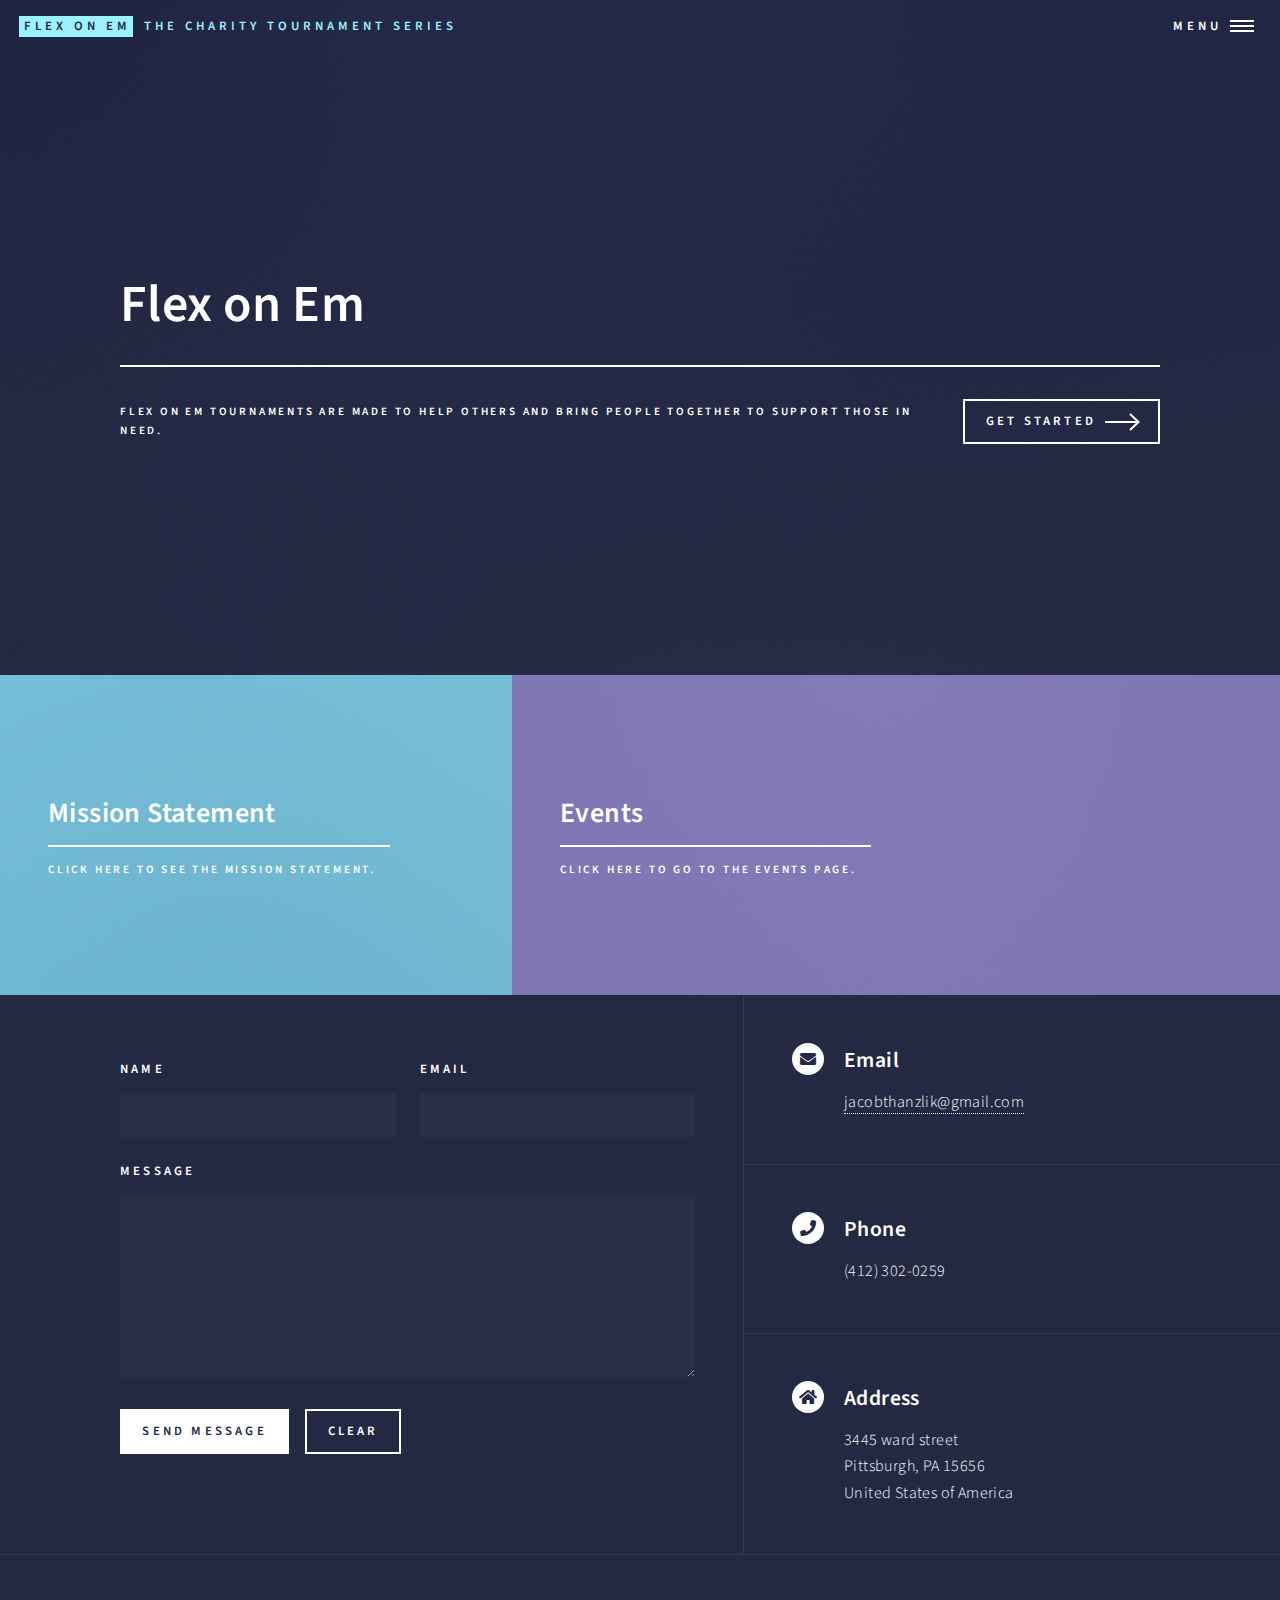
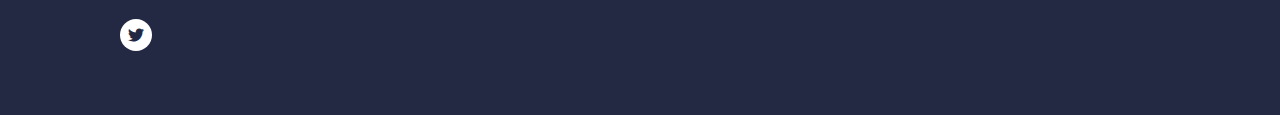
<file: HTML Proj Final draft/index.html>
<!DOCTYPE HTML>
<html>
	<head>
		<title>Home</title>
		<meta charset="utf-8" />
		<meta name="viewport" content="width=device-width, initial-scale=1, user-scalable=no" />
		<link rel="stylesheet" href="assets/css/main.css" />
		<noscript><link rel="stylesheet" href="assets/css/noscript.css" /></noscript>
	</head>
	<body class="is-preload">

		<!-- Wrapper -->
			<div id="wrapper">

				<!-- Header -->
					<header id="header" class="alt">
						<a href="index.html" class="logo"><strong>Flex on Em</strong> <span>The Charity tournament series</span></a>
						<nav>
							<a href="#menu">Menu</a>
						</nav>
					</header>

					<!-- Menu -->
						<nav id="menu">
							<ul class="links">
								<li><a href="index.html">Home</a></li>
								<li><a href="landing.html">Mission Statement</a></li>
								<li><a href="generic.html">Events</a></li>
							</ul>
						</nav>

				<!-- Banner -->
					<section id="banner" class="major">
						<div class="inner">
							<header class="major">
								<h1>Flex on Em</h1>
							</header>
							<div class="content">
								<p>Flex on Em Tournaments are made to help others and bring people together to support those in need.</p>
								<ul class="actions">
									<li><a href="#one" class="button next scrolly">Get Started</a></li>
								</ul>
							</div>
						</div>
					</section>

				<!-- Main -->
					<div id="main">

						<!-- One -->
							<section id="one" class="tiles">
								<article>
									<span class="image">
										<img src="images/pic01.jpg" alt="" />
									</span>
									<header class="major">
										<h3><a href="landing.html" class="link">Mission Statement</a></h3>
										<p>Click here to see the mission statement.</p>
									</header>
								</article>
								<article>
									<span class="image">
										<img src="images/pic02.jpg" alt="" />
									</span>
									<header class="major">
										<h3><a href="generic.html" class="link">Events</a></h3>
										<p>Click here to go to the events page.</p>
									</header>
								</article>

					</div>

					<!-- Contact -->
						<section id="contact">
							<div class="inner">
								<section>
									<form method="post" action="#">
										<div class="fields">
											<div class="field half">
												<label for="name">Name</label>
												<input type="text" name="name" id="name" />
											</div>
											<div class="field half">
												<label for="email">Email</label>
												<input type="text" name="email" id="email" />
											</div>
											<div class="field">
												<label for="message">Message</label>
												<textarea name="message" id="message" rows="6"></textarea>
											</div>
										</div>
										<ul class="actions">
											<li><input type="submit" value="Send Message" class="primary" /></li>
											<li><input type="reset" value="Clear" /></li>
										</ul>
									</form>
								</section>
								<section class="split">
									<section>
										<div class="contact-method">
											<span class="icon solid alt fa-envelope"></span>
											<h3>Email</h3>
											<a href="#">jacobthanzlik@gmail.com</a>
										</div>
									</section>
									<section>
										<div class="contact-method">
											<span class="icon solid alt fa-phone"></span>
											<h3>Phone</h3>
											<span>(412) 302-0259</span>
										</div>
									</section>
									<section>
										<div class="contact-method">
											<span class="icon solid alt fa-home"></span>
											<h3>Address</h3>
											<span>3445 ward street<br />
											Pittsburgh, PA 15656<br />
											United States of America</span>
										</div>
									</section>
								</section>
							</div>
						</section>

					<!-- Footer -->
						<footer id="footer">
							<div class="inner">
								<ul class="icons">
									<li><a href="https://twitter.com/MrYQuestionMark" class="icon brands alt fa-twitter"><span class="label">Twitter</span></a></li>
								</ul>
							</div>
						</footer>

				</div>


		<!-- Scripts -->
			<script src="assets/js/jquery.min.js"></script>
			<script src="assets/js/jquery.scrolly.min.js"></script>
			<script src="assets/js/jquery.scrollex.min.js"></script>
			<script src="assets/js/browser.min.js"></script>
			<script src="assets/js/breakpoints.min.js"></script>
			<script src="assets/js/util.js"></script>
			<script src="assets/js/main.js"></script>

	</body>
</html>
</file>
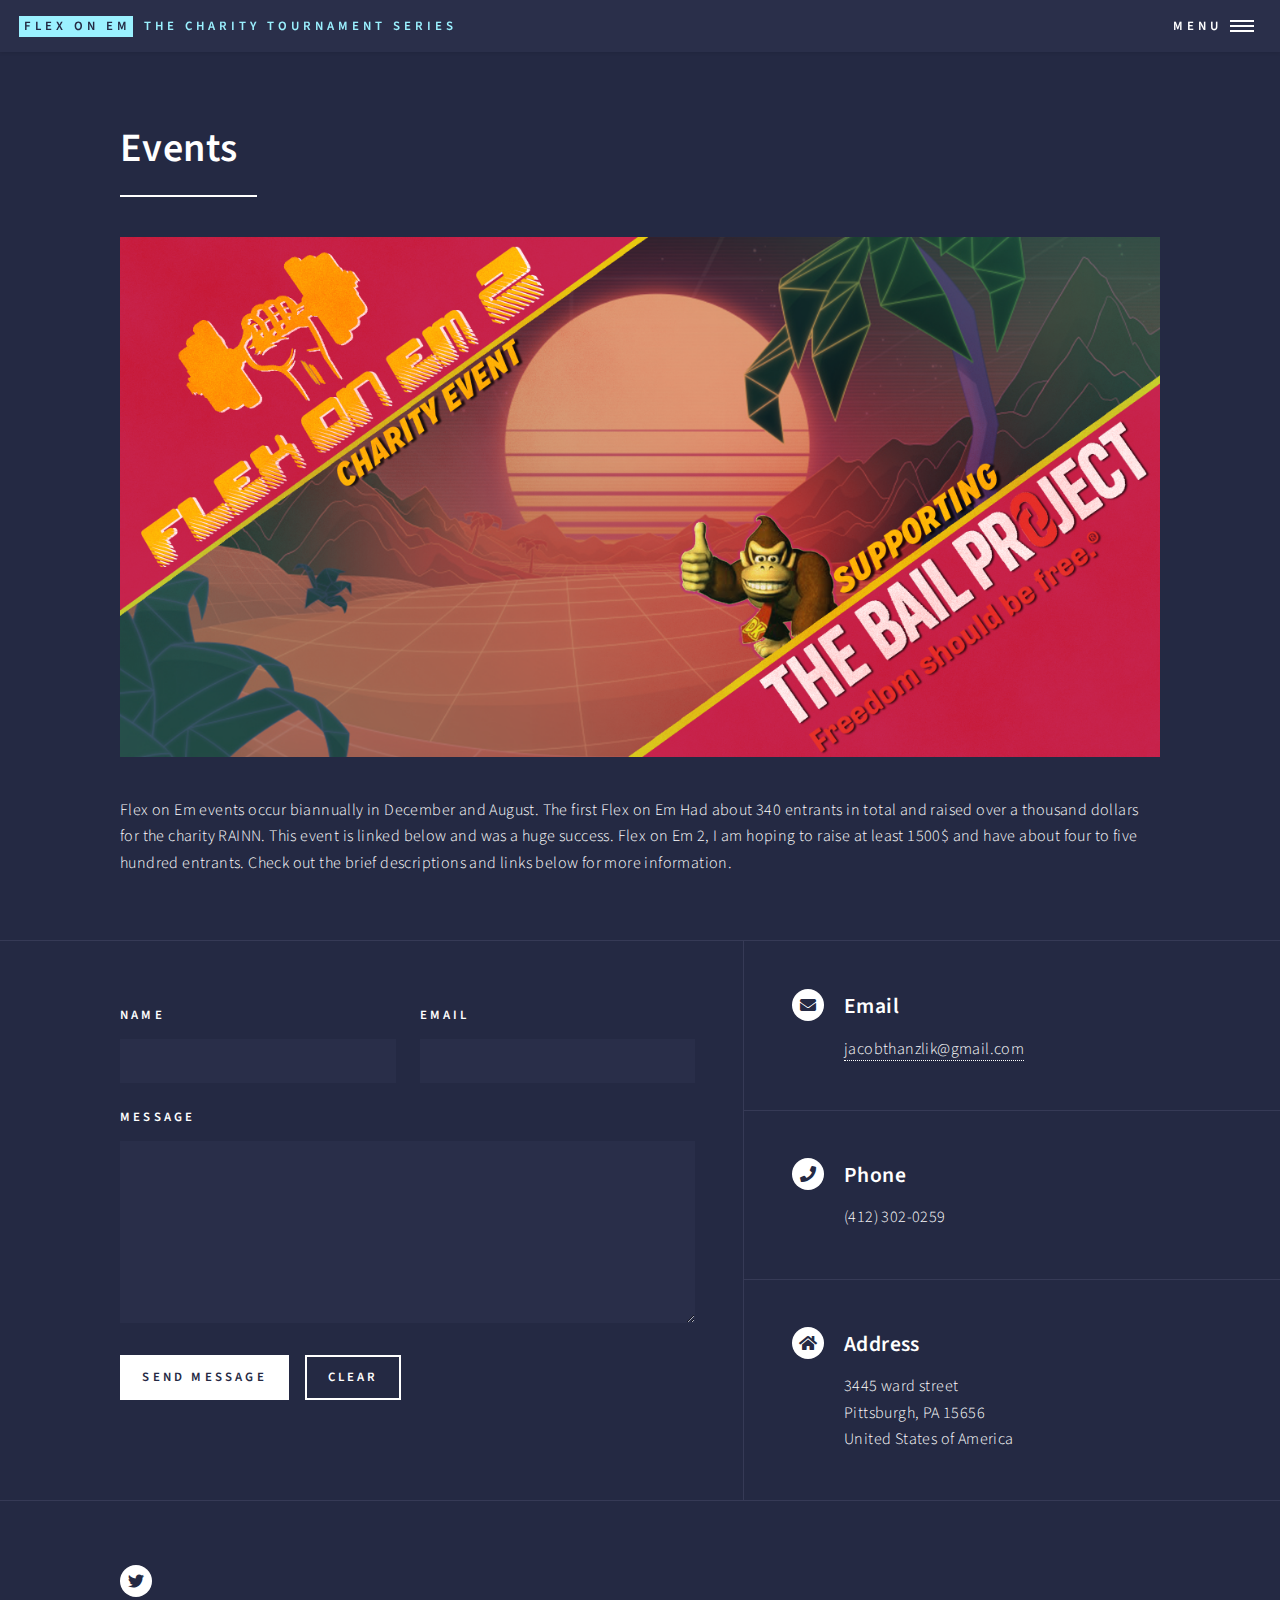
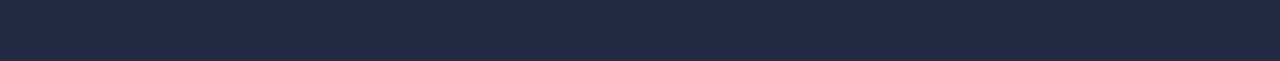
<file: HTML Proj Final draft/generic.html>
<!DOCTYPE HTML>
<html>
	<head>
		<title>Events</title>
		<meta charset="utf-8" />
		<meta name="viewport" content="width=device-width, initial-scale=1, user-scalable=no" />
		<link rel="stylesheet" href="assets/css/main.css" />
		<noscript><link rel="stylesheet" href="assets/css/noscript.css" /></noscript>
	</head>
	<body class="is-preload">

		<!-- Wrapper -->
			<div id="wrapper">

				<!-- Header -->
					<header id="header">
						<a href="index.html" class="logo"><strong>Flex on Em</strong> <span>The Charity tournament series</span></a>
						<nav>
							<a href="#menu">Menu</a>
						</nav>
					</header>

					<!-- Menu -->
						<nav id="menu">
							<ul class="links">
								<li><a href="index.html">Home</a></li>
								<li><a href="landing.html">Mission Statement</a></li>
								<li><a href="generic.html">Events</a></li>
							</ul>
						</nav>

				<!-- Main -->
					<div id="main" class="alt">

						<!-- One -->
							<section id="one">
								<div class="inner">
									<header class="major">
										<h1>Events</h1>
									</header>
									<span class="image main"><img src="images/FlexonEm2_Banner.png" alt="" /></span>
									<p>Flex on Em events occur biannually in December and August. The first Flex on Em Had about 340 entrants in total and raised over a thousand dollars for the charity RAINN. This event is linked below and was a huge success. Flex on Em 2, I am hoping to raise at least 1500$ and have about four to five hundred entrants. Check out the brief descriptions and links below for more information.</p>
									<p></p>
									<p></p>
								</div>
							</section>

					</div>

					<!-- Contact -->
						<section id="contact">
							<div class="inner">
								<section>
									<form method="post" action="#">
										<div class="fields">
											<div class="field half">
												<label for="name">Name</label>
												<input type="text" name="name" id="name" />
											</div>
											<div class="field half">
												<label for="email">Email</label>
												<input type="text" name="email" id="email" />
											</div>
											<div class="field">
												<label for="message">Message</label>
												<textarea name="message" id="message" rows="6"></textarea>
											</div>
										</div>
										<ul class="actions">
											<li><input type="submit" value="Send Message" class="primary" /></li>
											<li><input type="reset" value="Clear" /></li>
										</ul>
									</form>
								</section>
								<section class="split">
									<section>
										<div class="contact-method">
											<span class="icon solid alt fa-envelope"></span>
											<h3>Email</h3>
											<a href="#">jacobthanzlik@gmail.com</a>
										</div>
									</section>
									<section>
										<div class="contact-method">
											<span class="icon solid alt fa-phone"></span>
											<h3>Phone</h3>
											<span>(412) 302-0259</span>
										</div>
									</section>
									<section>
										<div class="contact-method">
											<span class="icon solid alt fa-home"></span>
											<h3>Address</h3>
											<span>3445 ward street<br />
											Pittsburgh, PA 15656<br />
											United States of America</span>
										</div>
									</section>
								</section>
							</div>
						</section>

					<!-- Footer -->
						<footer id="footer">
							<div class="inner">
								<ul class="icons">
									<li><a href="https://twitter.com/MrYQuestionMark" class="icon brands alt fa-twitter"><span class="label">Twitter</span></a></li>
								</ul>
							</div>
						</footer>

				</div>


		<!-- Scripts -->
			<script src="assets/js/jquery.min.js"></script>
			<script src="assets/js/jquery.scrolly.min.js"></script>
			<script src="assets/js/jquery.scrollex.min.js"></script>
			<script src="assets/js/browser.min.js"></script>
			<script src="assets/js/breakpoints.min.js"></script>
			<script src="assets/js/util.js"></script>
			<script src="assets/js/main.js"></script>

	</body>
</html>
</file>
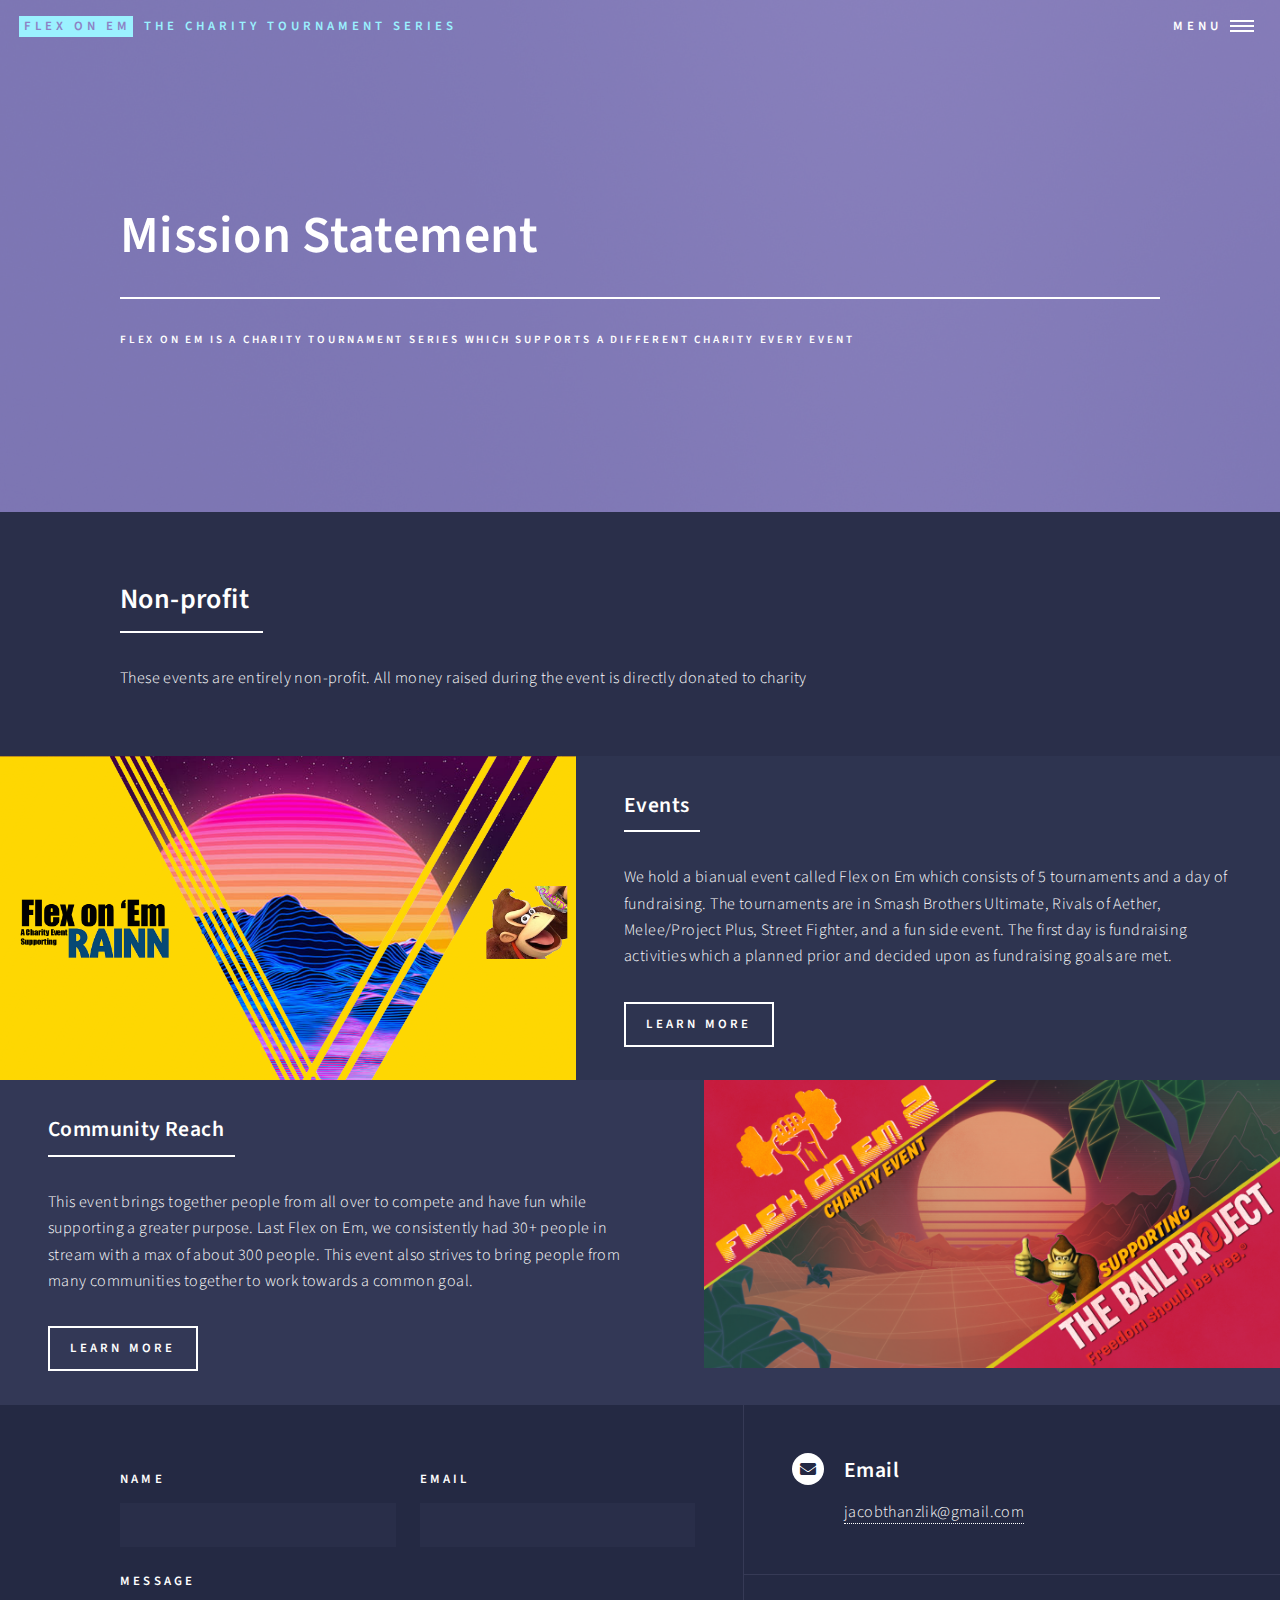
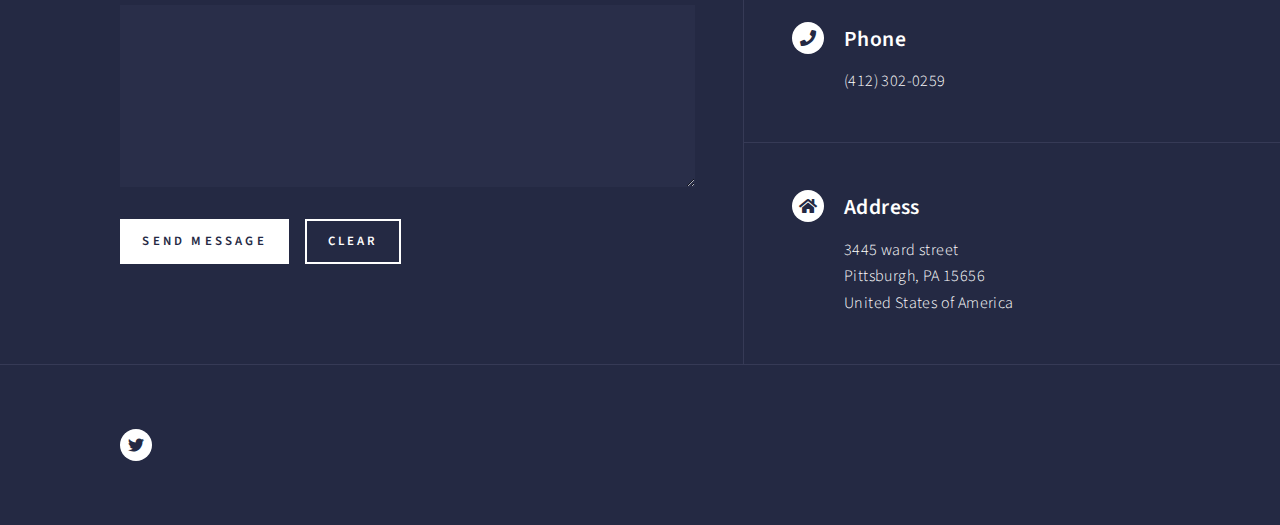
<file: HTML Proj Final draft/landing.html>
<!DOCTYPE HTML>
<html>
	<head>
		<title>Mission statement</title>
		<meta charset="utf-8" />
		<meta name="viewport" content="width=device-width, initial-scale=1, user-scalable=no" />
		<link rel="stylesheet" href="assets/css/main.css" />
		<noscript><link rel="stylesheet" href="assets/css/noscript.css" /></noscript>
	</head>
	<body class="is-preload">

		<!-- Wrapper -->
			<div id="wrapper">

				<!-- Header -->
					<header id="header" class="alt style2">
						<a href="index.html" class="logo"><strong>Flex on Em</strong> <span>The Charity tournament series</span></a>
						<nav>
							<a href="#menu">Menu</a>
						</nav>
					</header>

				<!-- Menu -->
					<nav id="menu">
						<ul class="links">
							<li><a href="index.html">Home</a></li>
							<li><a href="landing.html">Mission Statement</a></li>
							<li><a href="generic.html">Events</a></li>
						</ul>
					</nav>

				<!-- Banner -->
					<section id="banner" class="style2">
						<div class="inner">
							<span class="image">
								<img src="images/pic07.jpg" alt="" />
							</span>
							<header class="major">
								<h1>Mission Statement</h1>
							</header>
							<div class="content">
								<p>Flex on Em is a charity tournament series which supports a different charity every event</p>
							</div>
						</div>
					</section>

				<!-- Main -->
					<div id="main">

						<!-- One -->
							<section id="one">
								<div class="inner">
									<header class="major">
										<h2>Non-profit</h2>
									</header>
									<p>These events are entirely non-profit. All money raised during the event is directly donated to charity</p>
								</div>
							</section>

						<!-- Two -->
							<section id="two" class="spotlights">
								<section>
									<a href="generic.html" class="image">
										<img src="images/FlexBanner.png" alt="" data-position="center center" />
									</a>
									<div class="content">
										<div class="inner">
											<header class="major">
												<h3>Events</h3>
											</header>
											<p>We hold a bianual event called Flex on Em which consists of 5 tournaments and a day of fundraising. The tournaments are in Smash Brothers Ultimate, Rivals of Aether, Melee/Project Plus, Street Fighter, and a fun side event. The first day is fundraising activities which a planned prior and decided upon as fundraising goals are met.</p>
											<ul class="actions">
												<li><a href="generic.html" class="button">Learn more</a></li>
											</ul>
										</div>
									</div>
								</section>

								<!-- Three -->
								<section>
									<a href="generic.html" class="image">
										<img src="images/FlexonEm2_Banner.png" alt="" data-position="top center" />
									</a>
									<div class="content">
										<div class="inner">
											<header class="major">
												<h3>Community Reach</h3>
											</header>
											<p>This event brings together people from all over to compete and have fun while supporting a greater purpose. Last Flex on Em, we consistently had 30+ people in stream with a max of about 300 people. This event also strives to bring people from many communities together to work towards a common goal.</p>
											<ul class="actions">
												<li><a href="generic.html" class="button">Learn more</a></li>
											</ul>
										</div>
									</div>
								</section>
							</section>
					</div>

				<!-- Contact -->
					<section id="contact">
						<div class="inner">
							<section>
								<form method="post" action="#">
									<div class="fields">
										<div class="field half">
											<label for="name">Name</label>
											<input type="text" name="name" id="name" />
										</div>
										<div class="field half">
											<label for="email">Email</label>
											<input type="text" name="email" id="email" />
										</div>
										<div class="field">
											<label for="message">Message</label>
											<textarea name="message" id="message" rows="6"></textarea>
										</div>
									</div>
									<ul class="actions">
										<li><input type="submit" value="Send Message" class="primary" /></li>
										<li><input type="reset" value="Clear" /></li>
									</ul>
								</form>
							</section>
							<section class="split">
								<section>
									<div class="contact-method">
										<span class="icon solid alt fa-envelope"></span>
										<h3>Email</h3>
										<a href="#">jacobthanzlik@gmail.com</a>
									</div>
								</section>
								<section>
									<div class="contact-method">
										<span class="icon solid alt fa-phone"></span>
										<h3>Phone</h3>
										<span>(412) 302-0259</span>
									</div>
								</section>
								<section>
									<div class="contact-method">
										<span class="icon solid alt fa-home"></span>
										<h3>Address</h3>
										<span>3445 ward street<br />
										Pittsburgh, PA 15656<br />
										United States of America</span>
									</div>
								</section>
							</section>
						</div>
					</section>

				<!-- Footer -->
					<footer id="footer">
						<div class="inner">
							<ul class="icons">
								<li><a href="https://twitter.com/MrYQuestionMark" class="icon brands alt fa-twitter"><span class="label">Twitter</span></a></li>
							</ul>
						</div>
					</footer>

			</div>

		<!-- Scripts -->
			<script src="assets/js/jquery.min.js"></script>
			<script src="assets/js/jquery.scrolly.min.js"></script>
			<script src="assets/js/jquery.scrollex.min.js"></script>
			<script src="assets/js/browser.min.js"></script>
			<script src="assets/js/breakpoints.min.js"></script>
			<script src="assets/js/util.js"></script>
			<script src="assets/js/main.js"></script>

	</body>
</html>
</file>
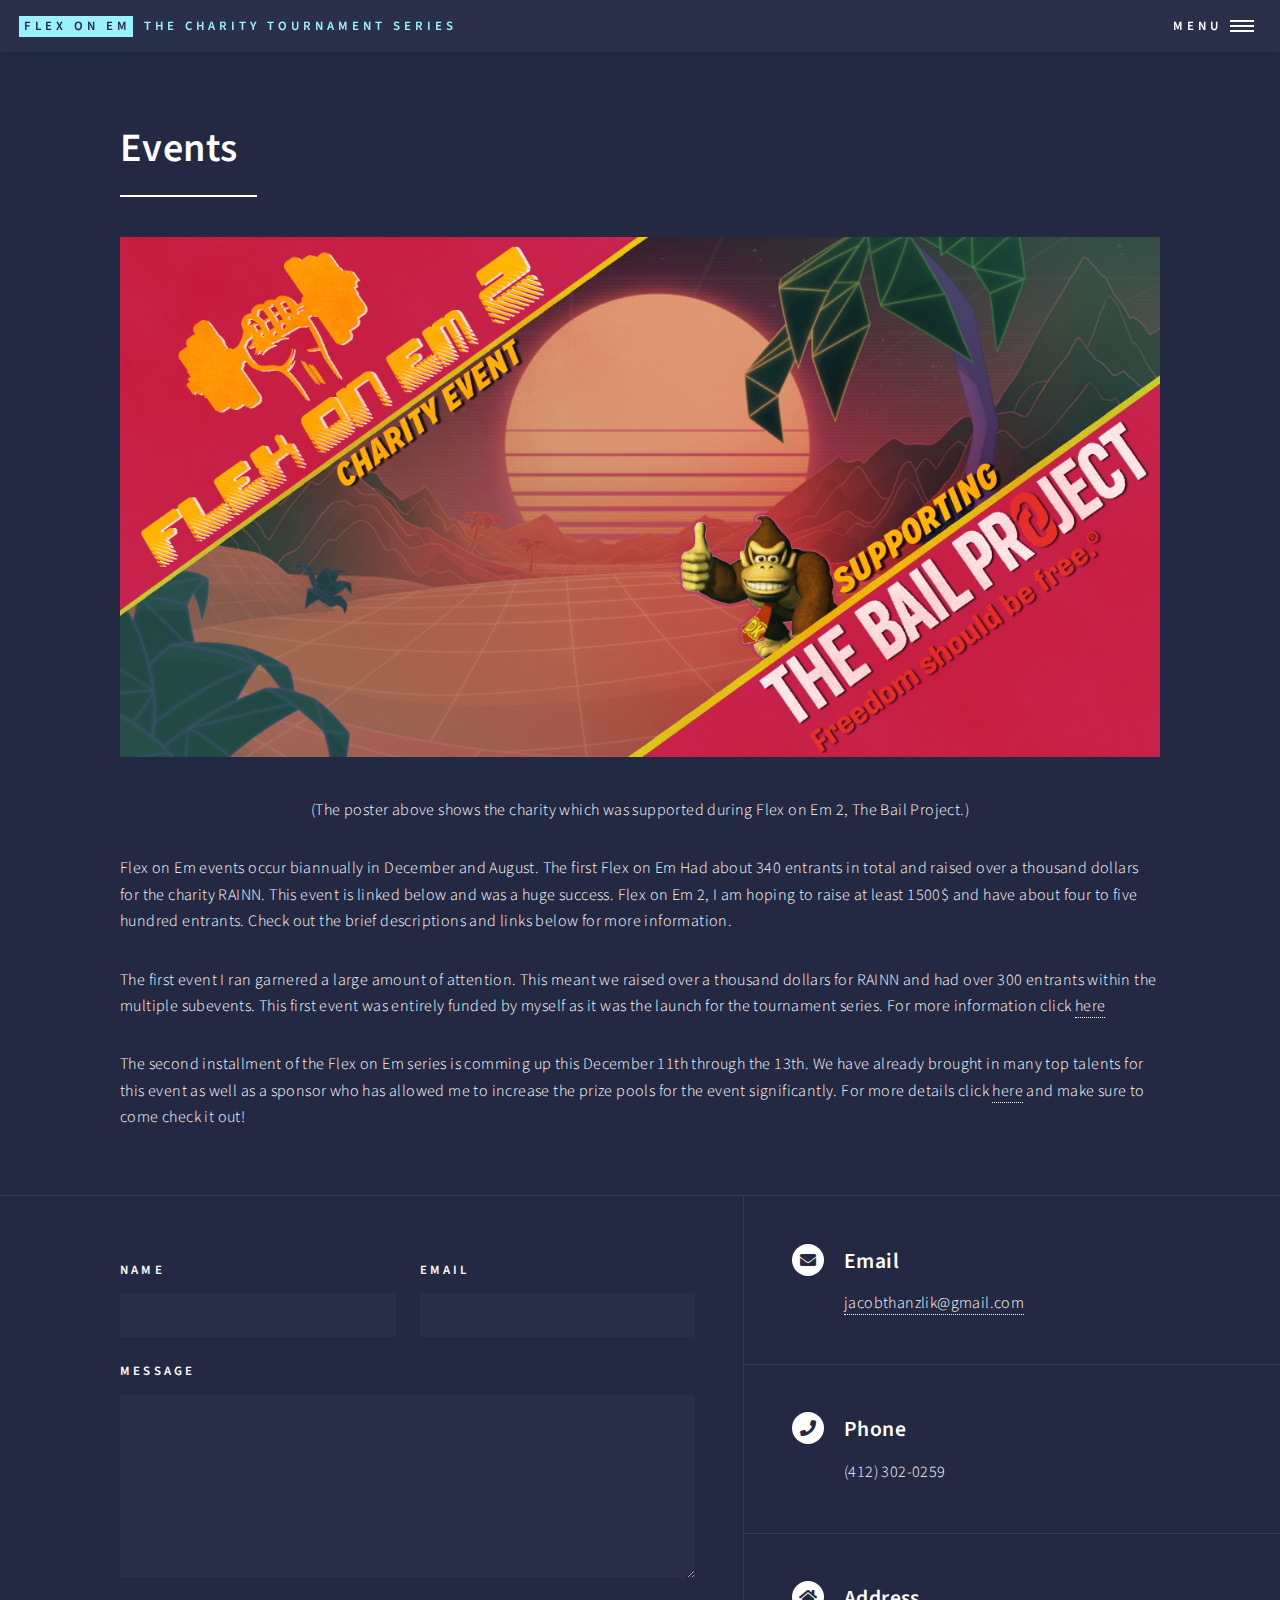
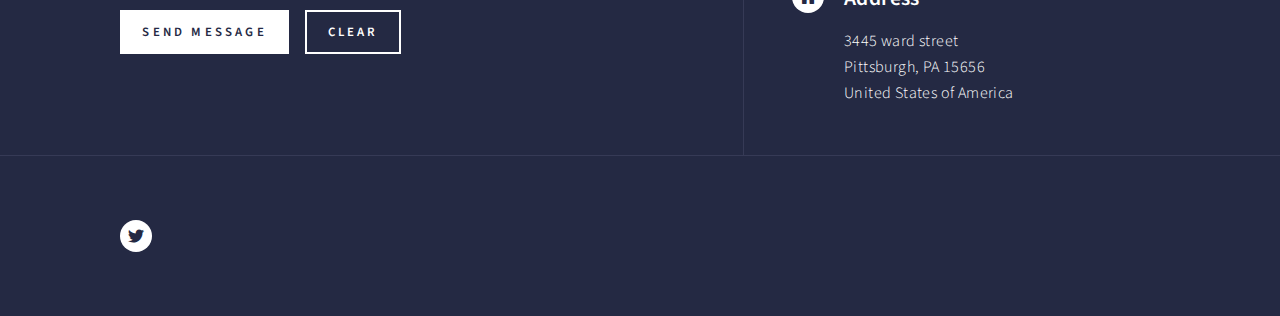
<file: HTML Proj Final/Events.html>
<!DOCTYPE HTML>
<html>
	<head>
		<title>Events</title>
		<meta charset="utf-8" />
		<meta name="viewport" content="width=device-width, initial-scale=1, user-scalable=no" />
		<link rel="stylesheet" href="assets/css/main.css" />
		<noscript><link rel="stylesheet" href="assets/css/noscript.css" /></noscript>
	</head>
	<body class="is-preload">

		<!-- Wrapper -->
			<div id="wrapper">

				<!-- Header -->
					<header id="header">
						<a href="Home.html" class="logo"><strong>Flex on Em</strong> <span>The Charity tournament series</span></a>
						<nav>
							<a href="#menu">Menu</a>
						</nav>
					</header>

					<!-- Menu -->
						<nav id="menu">
							<ul class="links">
								<li><a href="Home.html">Home</a></li>
								<li><a href="Mission.html">Mission Statement</a></li>
								<li><a href="Events.html">Events</a></li>
							</ul>
						</nav>

				<!-- Main -->
					<div id="main" class="alt">

						<!-- One -->
							<section id="one">
								<div class="inner">
									<header class="major">
										<h1>Events</h1>
									</header>
									<span class="image main"><img src="images/FlexonEm2_Banner.png" alt="" /></span>
									<p align='center'>(The poster above shows the charity which was supported during Flex on Em 2, The Bail Project.)</p>
									<p>Flex on Em events occur biannually in December and August. The first Flex on Em Had about 340 entrants in total and raised over a thousand dollars for the charity RAINN. This event is linked below and was a huge success. Flex on Em 2, I am hoping to raise at least 1500$ and have about four to five hundred entrants. Check out the brief descriptions and links below for more information.</p>
									<p>The first event I ran garnered a large amount of attention. This meant we raised over a thousand dollars for RAINN and had over 300 entrants within the multiple subevents. This first event was entirely funded by myself as it was the launch for the tournament series. For more information click <a href="https://smash.gg/tournament/flex-on-em/details">here</a> </p>
									<p>The second installment of the Flex on Em series is comming up this December 11th through the 13th. We have already brought in many top talents for this event as well as a sponsor who has allowed me to increase the prize pools for the event significantly. For more details click <a href="https://smash.gg/tournament/flex-on-em-2-500-in-pot-bonuses/details">here</a> and make sure to come check it out!</p>
								</div>
							</section>

					</div>

					<!-- Contact -->
						<section id="contact">
							<div class="inner">
								<section>
									<form method="post" action="#">
										<div class="fields">
											<div class="field half">
												<label for="name">Name</label>
												<input type="text" name="name" id="name" />
											</div>
											<div class="field half">
												<label for="email">Email</label>
												<input type="text" name="email" id="email" />
											</div>
											<div class="field">
												<label for="message">Message</label>
												<textarea name="message" id="message" rows="6"></textarea>
											</div>
										</div>
										<ul class="actions">
											<li><input type="submit" value="Send Message" class="primary" /></li>
											<li><input type="reset" value="Clear" /></li>
										</ul>
									</form>
								</section>
								<section class="split">
									<section>
										<div class="contact-method">
											<span class="icon solid alt fa-envelope"></span>
											<h3>Email</h3>
											<a href="mailto:jacobthanzlik@gmail.com">jacobthanzlik@gmail.com</a>
										</div>
									</section>
									<section>
										<div class="contact-method">
											<span class="icon solid alt fa-phone"></span>
											<h3>Phone</h3>
											<span>(412) 302-0259</span>
										</div>
									</section>
									<section>
										<div class="contact-method">
											<span class="icon solid alt fa-home"></span>
											<h3>Address</h3>
											<span>3445 ward street<br />
											Pittsburgh, PA 15656<br />
											United States of America</span>
										</div>
									</section>
								</section>
							</div>
						</section>

					<!-- Footer -->
						<footer id="footer">
							<div class="inner">
								<ul class="icons">
									<li><a href="https://twitter.com/MrYQuestionMark" class="icon brands alt fa-twitter"><span class="label">Twitter</span></a></li>
								</ul>
							</div>
						</footer>

				</div>


		<!-- Scripts -->
			<script src="assets/js/jquery.min.js"></script>
			<script src="assets/js/jquery.scrolly.min.js"></script>
			<script src="assets/js/jquery.scrollex.min.js"></script>
			<script src="assets/js/browser.min.js"></script>
			<script src="assets/js/breakpoints.min.js"></script>
			<script src="assets/js/util.js"></script>
			<script src="assets/js/main.js"></script>

	</body>
</html>
</file>
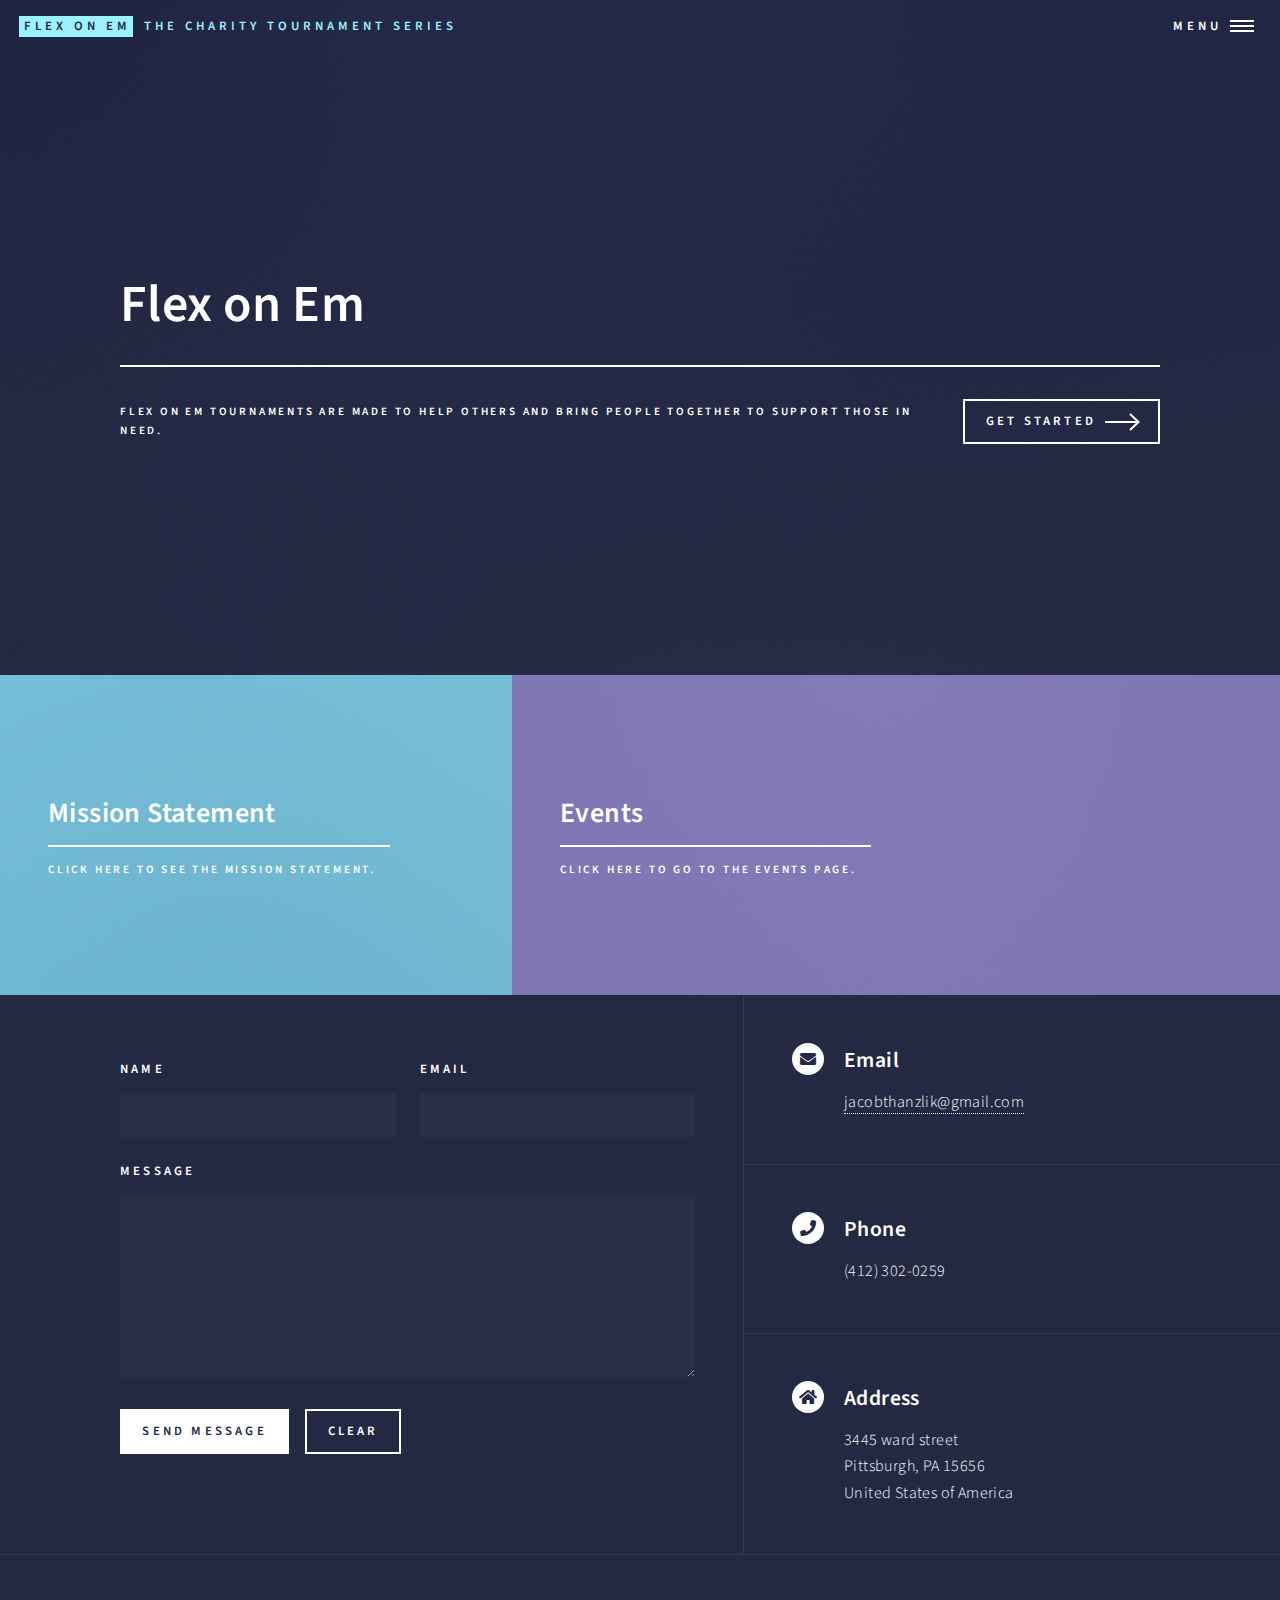
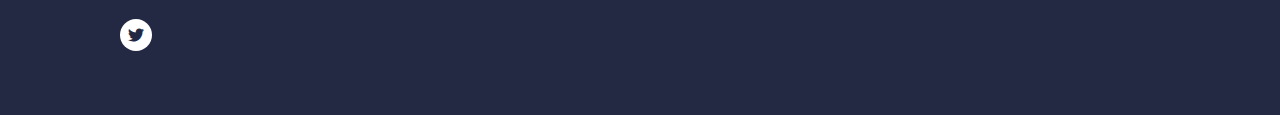
<file: HTML Proj Final/Home.html>
<!DOCTYPE HTML>
<html>
	<head>
		<title>Home</title>
		<meta charset="utf-8" />
		<meta name="viewport" content="width=device-width, initial-scale=1, user-scalable=no" />
		<link rel="stylesheet" href="assets/css/main.css" />
		<noscript><link rel="stylesheet" href="assets/css/noscript.css" /></noscript>
	</head>
	<body class="is-preload">

		<!-- Wrapper -->
			<div id="wrapper">

				<!-- Header -->
					<header id="header" class="alt">
						<a href="Home.html" class="logo"><strong>Flex on Em</strong> <span>The Charity tournament series</span></a>
						<nav>
							<a href="#menu">Menu</a>
						</nav>
					</header>

					<!-- Menu -->
						<nav id="menu">
							<ul class="links">
								<li><a href="Home.html">Home</a></li>
								<li><a href="Mission.html">Mission Statement</a></li>
								<li><a href="Events.html">Events</a></li>
							</ul>
						</nav>

				<!-- Banner -->
					<section id="banner" class="major">
						<div class="inner">
							<header class="major">
								<h1>Flex on Em</h1>
							</header>
							<div class="content">
								<p>Flex on Em Tournaments are made to help others and bring people together to support those in need.</p>
								<ul class="actions">
									<li><a href="#one" class="button next scrolly">Get Started</a></li>
								</ul>
							</div>
						</div>
					</section>

				<!-- Main -->
					<div id="main">

						<!-- One -->
							<section id="one" class="tiles">
								<article>
									<span class="image">
										<img src="images/pic01.jpg" alt="" />
									</span>
									<header class="major">
										<h3><a href="Mission.html" class="link">Mission Statement</a></h3>
										<p>Click here to see the mission statement.</p>
									</header>
								</article>
								<article>
									<span class="image">
										<img src="images/pic02.jpg" alt="" />
									</span>
									<header class="major">
										<h3><a href="Events.html" class="link">Events</a></h3>
										<p>Click here to go to the events page.</p>
									</header>
								</article>

					</div>

					<!-- Contact -->
						<section id="contact">
							<div class="inner">
								<section>
									<form method="post" action="#">
										<div class="fields">
											<div class="field half">
												<label for="name">Name</label>
												<input type="text" name="name" id="name" />
											</div>
											<div class="field half">
												<label for="email">Email</label>
												<input type="text" name="email" id="email" />
											</div>
											<div class="field">
												<label for="message">Message</label>
												<textarea name="message" id="message" rows="6"></textarea>
											</div>
										</div>
										<ul class="actions">
											<li><input type="submit" value="Send Message" class="primary" /></li>
											<li><input type="reset" value="Clear" /></li>
										</ul>
									</form>
								</section>
								<section class="split">
									<section>
										<div class="contact-method">
											<span class="icon solid alt fa-envelope"></span>
											<h3>Email</h3>
											<a href="mailto:jacobthanzlik@gmail.com">jacobthanzlik@gmail.com</a>
										</div>
									</section>
									<section>
										<div class="contact-method">
											<span class="icon solid alt fa-phone"></span>
											<h3>Phone</h3>
											<span>(412) 302-0259</span>
										</div>
									</section>
									<section>
										<div class="contact-method">
											<span class="icon solid alt fa-home"></span>
											<h3>Address</h3>
											<span>3445 ward street<br />
											Pittsburgh, PA 15656<br />
											United States of America</span>
										</div>
									</section>
								</section>
							</div>
						</section>

					<!-- Footer -->
						<footer id="footer">
							<div class="inner">
								<ul class="icons">
									<li><a href="https://twitter.com/MrYQuestionMark" class="icon brands alt fa-twitter"><span class="label">Twitter</span></a></li>
								</ul>
							</div>
						</footer>

				</div>


		<!-- Scripts -->
			<script src="assets/js/jquery.min.js"></script>
			<script src="assets/js/jquery.scrolly.min.js"></script>
			<script src="assets/js/jquery.scrollex.min.js"></script>
			<script src="assets/js/browser.min.js"></script>
			<script src="assets/js/breakpoints.min.js"></script>
			<script src="assets/js/util.js"></script>
			<script src="assets/js/main.js"></script>

	</body>
</html>
</file>
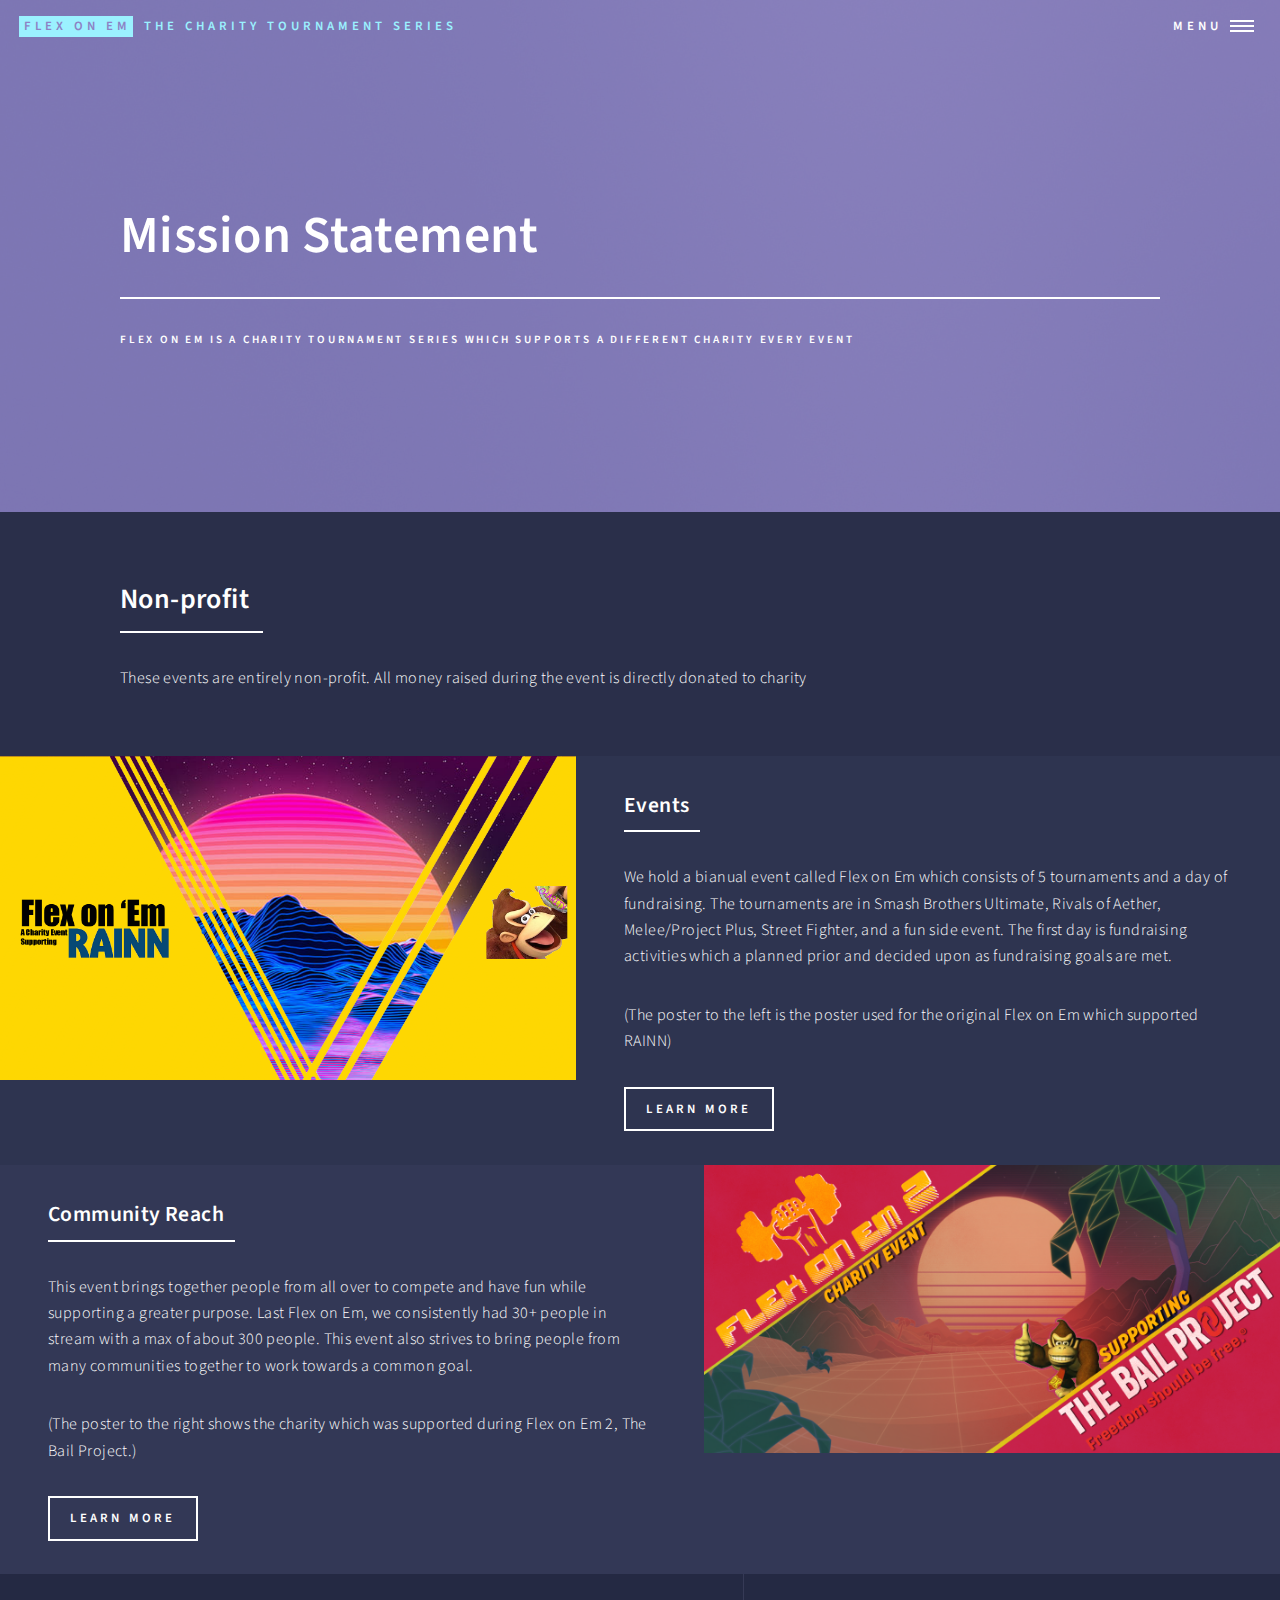
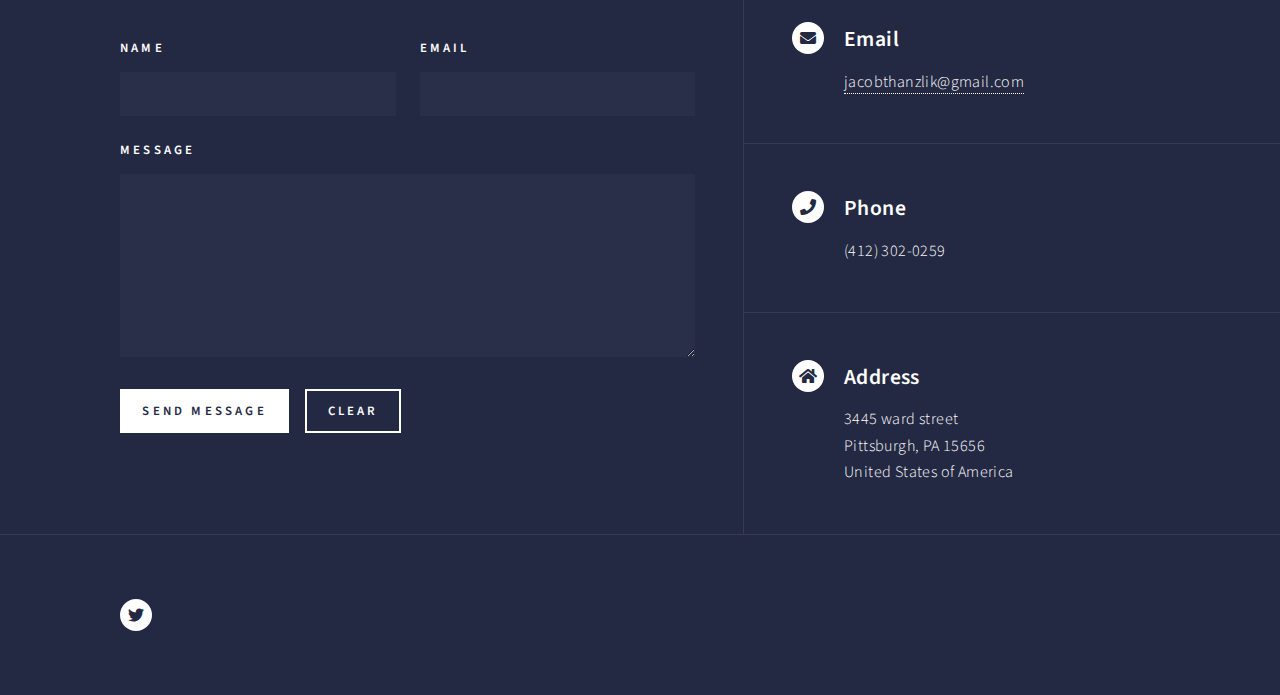
<file: HTML Proj Final/Mission.html>
<!DOCTYPE HTML>
<html>
	<head>
		<title>Mission statement</title>
		<meta charset="utf-8" />
		<meta name="viewport" content="width=device-width, initial-scale=1, user-scalable=no" />
		<link rel="stylesheet" href="assets/css/main.css" />
		<noscript><link rel="stylesheet" href="assets/css/noscript.css" /></noscript>
	</head>
	<body class="is-preload">

		<!-- Wrapper -->
			<div id="wrapper">

				<!-- Header -->
					<header id="header" class="alt style2">
						<a href="Home.html" class="logo"><strong>Flex on Em</strong> <span>The Charity tournament series</span></a>
						<nav>
							<a href="#menu">Menu</a>
						</nav>
					</header>

				<!-- Menu -->
					<nav id="menu">
						<ul class="links">
							<li><a href="Home.html">Home</a></li>
							<li><a href="Mission.html">Mission Statement</a></li>
							<li><a href="Events.html">Events</a></li>
						</ul>
					</nav>

				<!-- Banner -->
					<section id="banner" class="style2">
						<div class="inner">
							<span class="image">
								<img src="images/pic07.jpg" alt="" />
							</span>
							<header class="major">
								<h1>Mission Statement</h1>
							</header>
							<div class="content">
								<p>Flex on Em is a charity tournament series which supports a different charity every event</p>
							</div>
						</div>
					</section>

				<!-- Main -->
					<div id="main">

						<!-- One -->
							<section id="one">
								<div class="inner">
									<header class="major">
										<h2>Non-profit</h2>
									</header>
									<p>These events are entirely non-profit. All money raised during the event is directly donated to charity</p>
								</div>
							</section>

						<!-- Two -->
							<section id="two" class="spotlights">
								<section>
									<a href="Events.html" class="image">
										<img src="images/FlexBanner.png" alt="" data-position="center center" />
									</a>
									<div class="content">
										<div class="inner">
											<header class="major">
												<h3>Events</h3>
											</header>
											<p>We hold a bianual event called Flex on Em which consists of 5 tournaments and a day of fundraising. The tournaments are in Smash Brothers Ultimate, Rivals of Aether, Melee/Project Plus, Street Fighter, and a fun side event. The first day is fundraising activities which a planned prior and decided upon as fundraising goals are met.</p>
											<p>(The poster to the left is the poster used for the original Flex on Em which supported RAINN)
											<ul class="actions">
												<li><a href="Events.html" class="button">Learn more</a></li>
											</ul>
										</div>
									</div>
								</section>

								<!-- Three -->
								<section>
									<a href="Events.html" class="image">
										<img src="images/FlexonEm2_Banner.png" alt="" data-position="top center" />
									</a>
									<div class="content">
										<div class="inner">
											<header class="major">
												<h3>Community Reach</h3>
											</header>
											<p>This event brings together people from all over to compete and have fun while supporting a greater purpose. Last Flex on Em, we consistently had 30+ people in stream with a max of about 300 people. This event also strives to bring people from many communities together to work towards a common goal.</p>
											<p>(The poster to the right shows the charity which was supported during Flex on Em 2, The Bail Project.)</p>
											<ul class="actions">
												<li><a href="Events.html" class="button">Learn more</a></li>
											</ul>
										</div>
									</div>
								</section>
							</section>
					</div>

				<!-- Contact -->
					<section id="contact">
						<div class="inner">
							<section>
								<form method="post" action="#">
									<div class="fields">
										<div class="field half">
											<label for="name">Name</label>
											<input type="text" name="name" id="name" />
										</div>
										<div class="field half">
											<label for="email">Email</label>
											<input type="text" name="email" id="email" />
										</div>
										<div class="field">
											<label for="message">Message</label>
											<textarea name="message" id="message" rows="6"></textarea>
										</div>
									</div>
									<ul class="actions">
										<li><input type="submit" value="Send Message" class="primary" /></li>
										<li><input type="reset" value="Clear" /></li>
									</ul>
								</form>
							</section>
							<section class="split">
								<section>
									<div class="contact-method">
										<span class="icon solid alt fa-envelope"></span>
										<h3>Email</h3>
										<a href="mailto:jacobthanzlik@gmail.com">jacobthanzlik@gmail.com</a>
									</div>
								</section>
								<section>
									<div class="contact-method">
										<span class="icon solid alt fa-phone"></span>
										<h3>Phone</h3>
										<span>(412) 302-0259</span>
									</div>
								</section>
								<section>
									<div class="contact-method">
										<span class="icon solid alt fa-home"></span>
										<h3>Address</h3>
										<span>3445 ward street<br />
										Pittsburgh, PA 15656<br />
										United States of America</span>
									</div>
								</section>
							</section>
						</div>
					</section>

				<!-- Footer -->
					<footer id="footer">
						<div class="inner">
							<ul class="icons">
								<li><a href="https://twitter.com/MrYQuestionMark" class="icon brands alt fa-twitter"><span class="label">Twitter</span></a></li>
							</ul>
						</div>
					</footer>

			</div>

		<!-- Scripts -->
			<script src="assets/js/jquery.min.js"></script>
			<script src="assets/js/jquery.scrolly.min.js"></script>
			<script src="assets/js/jquery.scrollex.min.js"></script>
			<script src="assets/js/browser.min.js"></script>
			<script src="assets/js/breakpoints.min.js"></script>
			<script src="assets/js/util.js"></script>
			<script src="assets/js/main.js"></script>

	</body>
</html>
</file>
<file: HTML Proj Final draft/assets/css/noscript.css>
/*
	Forty by HTML5 UP
	html5up.net | @ajlkn
	Free for personal and commercial use under the CCA 3.0 license (html5up.net/license)
*/

/* Banner */

	body.is-preload #banner:after {
		opacity: 0.85;
	}

	body.is-preload #banner > .inner {
		-moz-filter: none;
		-webkit-filter: none;
		-ms-filter: none;
		filter: none;
		-moz-transform: none;
		-webkit-transform: none;
		-ms-transform: none;
		transform: none;
		opacity: 1;
	}
</file>
<file: HTML Proj Final/assets/css/noscript.css>
/* Banner */

	body.is-preload #banner:after {
		opacity: 0.85;
	}

	body.is-preload #banner > .inner {
		-moz-filter: none;
		-webkit-filter: none;
		-ms-filter: none;
		filter: none;
		-moz-transform: none;
		-webkit-transform: none;
		-ms-transform: none;
		transform: none;
		opacity: 1;
	}
</file>
<file: HTML Proj Final draft/assets/css/main.css>
@import url(fontawesome-all.min.css);
@import url("https://fonts.googleapis.com/css?family=Source+Sans+Pro:300,300italic,600,600italic");

/*
	Forty by HTML5 UP
	html5up.net | @ajlkn
	Free for personal and commercial use under the CCA 3.0 license (html5up.net/license)
*/

html, body, div, span, applet, object,
iframe, h1, h2, h3, h4, h5, h6, p, blockquote,
pre, a, abbr, acronym, address, big, cite,
code, del, dfn, em, img, ins, kbd, q, s, samp,
small, strike, strong, sub, sup, tt, var, b,
u, i, center, dl, dt, dd, ol, ul, li, fieldset,
form, label, legend, table, caption, tbody,
tfoot, thead, tr, th, td, article, aside,
canvas, details, embed, figure, figcaption,
footer, header, hgroup, menu, nav, output, ruby,
section, summary, time, mark, audio, video {
	margin: 0;
	padding: 0;
	border: 0;
	font-size: 100%;
	font: inherit;
	vertical-align: baseline;}

article, aside, details, figcaption, figure,
footer, header, hgroup, menu, nav, section {
	display: block;}

body {
	line-height: 1;
}

ol, ul {
	list-style: none;
}

blockquote, q {
	quotes: none;
}

	blockquote:before, blockquote:after, q:before, q:after {
		content: '';
		content: none;
	}

table {
	border-collapse: collapse;
	border-spacing: 0;
}

body {
	-webkit-text-size-adjust: none;
}

mark {
	background-color: transparent;
	color: inherit;
}

input::-moz-focus-inner {
	border: 0;
	padding: 0;
}

input, select, textarea {
	-moz-appearance: none;
	-webkit-appearance: none;
	-ms-appearance: none;
	appearance: none;
}

/* Basic */

	@-ms-viewport {
		width: device-width;
	}

	body {
		-ms-overflow-style: scrollbar;
	}

	@media screen and (max-width: 480px) {

		html, body {
			min-width: 320px;
		}

	}

	html {
		box-sizing: border-box;
	}

	*, *:before, *:after {
		box-sizing: inherit;
	}

	body {
		background: #242943;
	}

		body.is-preload *, body.is-preload *:before, body.is-preload *:after {
			-moz-animation: none !important;
			-webkit-animation: none !important;
			-ms-animation: none !important;
			animation: none !important;
			-moz-transition: none !important;
			-webkit-transition: none !important;
			-ms-transition: none !important;
			transition: none !important;
		}

/* Type */

	body, input, select, textarea {
		color: #ffffff;
		font-family: "Source Sans Pro", Helvetica, sans-serif;
		font-size: 17pt;
		font-weight: 300;
		letter-spacing: 0.025em;
		line-height: 1.65;
	}

		@media screen and (max-width: 1680px) {

			body, input, select, textarea {
				font-size: 14pt;
			}

		}

		@media screen and (max-width: 1280px) {

			body, input, select, textarea {
				font-size: 12pt;
			}

		}

		@media screen and (max-width: 360px) {

			body, input, select, textarea {
				font-size: 11pt;
			}

		}

	a {
		-moz-transition: color 0.2s ease-in-out, border-bottom-color 0.2s ease-in-out;
		-webkit-transition: color 0.2s ease-in-out, border-bottom-color 0.2s ease-in-out;
		-ms-transition: color 0.2s ease-in-out, border-bottom-color 0.2s ease-in-out;
		transition: color 0.2s ease-in-out, border-bottom-color 0.2s ease-in-out;
		border-bottom: dotted 1px;
		color: inherit;
		text-decoration: none;
	}

		a:hover {
			border-bottom-color: transparent;
			color: #9bf1ff !important;
		}

		a:active {
			color: #53e3fb !important;
		}

	strong, b {
		color: #ffffff;
		font-weight: 600;
	}

	em, i {
		font-style: italic;
	}

	p {
		margin: 0 0 2em 0;
	}

	h1, h2, h3, h4, h5, h6 {
		color: #ffffff;
		font-weight: 600;
		line-height: 1.65;
		margin: 0 0 1em 0;
	}

		h1 a, h2 a, h3 a, h4 a, h5 a, h6 a {
			color: inherit;
			border-bottom: 0;
		}

	h1 {
		font-size: 2.5em;
	}

	h2 {
		font-size: 1.75em;
	}

	h3 {
		font-size: 1.35em;
	}

	h4 {
		font-size: 1.1em;
	}

	h5 {
		font-size: 0.9em;
	}

	h6 {
		font-size: 0.7em;
	}

	@media screen and (max-width: 736px) {

		h1 {
			font-size: 2em;
		}

		h2 {
			font-size: 1.5em;
		}

		h3 {
			font-size: 1.25em;
		}

	}

	sub {
		font-size: 0.8em;
		position: relative;
		top: 0.5em;
	}

	sup {
		font-size: 0.8em;
		position: relative;
		top: -0.5em;
	}

	blockquote {
		border-left: solid 4px rgba(212, 212, 255, 0.1);
		font-style: italic;
		margin: 0 0 2em 0;
		padding: 0.5em 0 0.5em 2em;
	}

	code {
		background: rgba(212, 212, 255, 0.035);
		font-family: "Courier New", monospace;
		font-size: 0.9em;
		margin: 0 0.25em;
		padding: 0.25em 0.65em;
	}

	pre {
		-webkit-overflow-scrolling: touch;
		font-family: "Courier New", monospace;
		font-size: 0.9em;
		margin: 0 0 2em 0;
	}

		pre code {
			display: block;
			line-height: 1.75;
			padding: 1em 1.5em;
			overflow-x: auto;
		}

	hr {
		border: 0;
		border-bottom: solid 1px rgba(212, 212, 255, 0.1);
		margin: 2em 0;
	}

		hr.major {
			margin: 3em 0;
		}

	.align-left {
		text-align: left;
	}

	.align-center {
		text-align: center;
	}

	.align-right {
		text-align: right;
	}

/* Row */

	.row {
		display: flex;
		flex-wrap: wrap;
		box-sizing: border-box;
		align-items: stretch;
	}

		.row > * {
			box-sizing: border-box;
		}

		.row.gtr-uniform > * > :last-child {
			margin-bottom: 0;
		}

		.row.aln-left {
			justify-content: flex-start;
		}

		.row.aln-center {
			justify-content: center;
		}

		.row.aln-right {
			justify-content: flex-end;
		}

		.row.aln-top {
			align-items: flex-start;
		}

		.row.aln-middle {
			align-items: center;
		}

		.row.aln-bottom {
			align-items: flex-end;
		}

		.row > .imp {
			order: -1;
		}

		.row > .col-1 {
			width: 8.33333%;
		}

		.row > .off-1 {
			margin-left: 8.33333%;
		}

		.row > .col-2 {
			width: 16.66667%;
		}

		.row > .off-2 {
			margin-left: 16.66667%;
		}

		.row > .col-3 {
			width: 25%;
		}

		.row > .off-3 {
			margin-left: 25%;
		}

		.row > .col-4 {
			width: 33.33333%;
		}

		.row > .off-4 {
			margin-left: 33.33333%;
		}

		.row > .col-5 {
			width: 41.66667%;
		}

		.row > .off-5 {
			margin-left: 41.66667%;
		}

		.row > .col-6 {
			width: 50%;
		}

		.row > .off-6 {
			margin-left: 50%;
		}

		.row > .col-7 {
			width: 58.33333%;
		}

		.row > .off-7 {
			margin-left: 58.33333%;
		}

		.row > .col-8 {
			width: 66.66667%;
		}

		.row > .off-8 {
			margin-left: 66.66667%;
		}

		.row > .col-9 {
			width: 75%;
		}

		.row > .off-9 {
			margin-left: 75%;
		}

		.row > .col-10 {
			width: 83.33333%;
		}

		.row > .off-10 {
			margin-left: 83.33333%;
		}

		.row > .col-11 {
			width: 91.66667%;
		}

		.row > .off-11 {
			margin-left: 91.66667%;
		}

		.row > .col-12 {
			width: 100%;
		}

		.row > .off-12 {
			margin-left: 100%;
		}

		.row.gtr-0 {
			margin-top: 0;
			margin-left: 0em;
		}

			.row.gtr-0 > * {
				padding: 0 0 0 0em;
			}

			.row.gtr-0.gtr-uniform {
				margin-top: 0em;
			}

				.row.gtr-0.gtr-uniform > * {
					padding-top: 0em;
				}

		.row.gtr-25 {
			margin-top: 0;
			margin-left: -0.5em;
		}

			.row.gtr-25 > * {
				padding: 0 0 0 0.5em;
			}

			.row.gtr-25.gtr-uniform {
				margin-top: -0.5em;
			}

				.row.gtr-25.gtr-uniform > * {
					padding-top: 0.5em;
				}

		.row.gtr-50 {
			margin-top: 0;
			margin-left: -1em;
		}

			.row.gtr-50 > * {
				padding: 0 0 0 1em;
			}

			.row.gtr-50.gtr-uniform {
				margin-top: -1em;
			}

				.row.gtr-50.gtr-uniform > * {
					padding-top: 1em;
				}

		.row {
			margin-top: 0;
			margin-left: -2em;
		}

			.row > * {
				padding: 0 0 0 2em;
			}

			.row.gtr-uniform {
				margin-top: -2em;
			}

				.row.gtr-uniform > * {
					padding-top: 2em;
				}

		.row.gtr-150 {
			margin-top: 0;
			margin-left: -3em;
		}

			.row.gtr-150 > * {
				padding: 0 0 0 3em;
			}

			.row.gtr-150.gtr-uniform {
				margin-top: -3em;
			}

				.row.gtr-150.gtr-uniform > * {
					padding-top: 3em;
				}

		.row.gtr-200 {
			margin-top: 0;
			margin-left: -4em;
		}

			.row.gtr-200 > * {
				padding: 0 0 0 4em;
			}

			.row.gtr-200.gtr-uniform {
				margin-top: -4em;
			}

				.row.gtr-200.gtr-uniform > * {
					padding-top: 4em;
				}

		@media screen and (max-width: 1680px) {

			.row {
				display: flex;
				flex-wrap: wrap;
				box-sizing: border-box;
				align-items: stretch;
			}

				.row > * {
					box-sizing: border-box;
				}

				.row.gtr-uniform > * > :last-child {
					margin-bottom: 0;
				}

				.row.aln-left {
					justify-content: flex-start;
				}

				.row.aln-center {
					justify-content: center;
				}

				.row.aln-right {
					justify-content: flex-end;
				}

				.row.aln-top {
					align-items: flex-start;
				}

				.row.aln-middle {
					align-items: center;
				}

				.row.aln-bottom {
					align-items: flex-end;
				}

				.row > .imp-xlarge {
					order: -1;
				}

				.row > .col-1-xlarge {
					width: 8.33333%;
				}

				.row > .off-1-xlarge {
					margin-left: 8.33333%;
				}

				.row > .col-2-xlarge {
					width: 16.66667%;
				}

				.row > .off-2-xlarge {
					margin-left: 16.66667%;
				}

				.row > .col-3-xlarge {
					width: 25%;
				}

				.row > .off-3-xlarge {
					margin-left: 25%;
				}

				.row > .col-4-xlarge {
					width: 33.33333%;
				}

				.row > .off-4-xlarge {
					margin-left: 33.33333%;
				}

				.row > .col-5-xlarge {
					width: 41.66667%;
				}

				.row > .off-5-xlarge {
					margin-left: 41.66667%;
				}

				.row > .col-6-xlarge {
					width: 50%;
				}

				.row > .off-6-xlarge {
					margin-left: 50%;
				}

				.row > .col-7-xlarge {
					width: 58.33333%;
				}

				.row > .off-7-xlarge {
					margin-left: 58.33333%;
				}

				.row > .col-8-xlarge {
					width: 66.66667%;
				}

				.row > .off-8-xlarge {
					margin-left: 66.66667%;
				}

				.row > .col-9-xlarge {
					width: 75%;
				}

				.row > .off-9-xlarge {
					margin-left: 75%;
				}

				.row > .col-10-xlarge {
					width: 83.33333%;
				}

				.row > .off-10-xlarge {
					margin-left: 83.33333%;
				}

				.row > .col-11-xlarge {
					width: 91.66667%;
				}

				.row > .off-11-xlarge {
					margin-left: 91.66667%;
				}

				.row > .col-12-xlarge {
					width: 100%;
				}

				.row > .off-12-xlarge {
					margin-left: 100%;
				}

				.row.gtr-0 {
					margin-top: 0;
					margin-left: 0em;
				}

					.row.gtr-0 > * {
						padding: 0 0 0 0em;
					}

					.row.gtr-0.gtr-uniform {
						margin-top: 0em;
					}

						.row.gtr-0.gtr-uniform > * {
							padding-top: 0em;
						}

				.row.gtr-25 {
					margin-top: 0;
					margin-left: -0.5em;
				}

					.row.gtr-25 > * {
						padding: 0 0 0 0.5em;
					}

					.row.gtr-25.gtr-uniform {
						margin-top: -0.5em;
					}

						.row.gtr-25.gtr-uniform > * {
							padding-top: 0.5em;
						}

				.row.gtr-50 {
					margin-top: 0;
					margin-left: -1em;
				}

					.row.gtr-50 > * {
						padding: 0 0 0 1em;
					}

					.row.gtr-50.gtr-uniform {
						margin-top: -1em;
					}

						.row.gtr-50.gtr-uniform > * {
							padding-top: 1em;
						}

				.row {
					margin-top: 0;
					margin-left: -2em;
				}

					.row > * {
						padding: 0 0 0 2em;
					}

					.row.gtr-uniform {
						margin-top: -2em;
					}

						.row.gtr-uniform > * {
							padding-top: 2em;
						}

				.row.gtr-150 {
					margin-top: 0;
					margin-left: -3em;
				}

					.row.gtr-150 > * {
						padding: 0 0 0 3em;
					}

					.row.gtr-150.gtr-uniform {
						margin-top: -3em;
					}

						.row.gtr-150.gtr-uniform > * {
							padding-top: 3em;
						}

				.row.gtr-200 {
					margin-top: 0;
					margin-left: -4em;
				}

					.row.gtr-200 > * {
						padding: 0 0 0 4em;
					}

					.row.gtr-200.gtr-uniform {
						margin-top: -4em;
					}

						.row.gtr-200.gtr-uniform > * {
							padding-top: 4em;
						}

		}

		@media screen and (max-width: 1280px) {

			.row {
				display: flex;
				flex-wrap: wrap;
				box-sizing: border-box;
				align-items: stretch;
			}

				.row > * {
					box-sizing: border-box;
				}

				.row.gtr-uniform > * > :last-child {
					margin-bottom: 0;
				}

				.row.aln-left {
					justify-content: flex-start;
				}

				.row.aln-center {
					justify-content: center;
				}

				.row.aln-right {
					justify-content: flex-end;
				}

				.row.aln-top {
					align-items: flex-start;
				}

				.row.aln-middle {
					align-items: center;
				}

				.row.aln-bottom {
					align-items: flex-end;
				}

				.row > .imp-large {
					order: -1;
				}

				.row > .col-1-large {
					width: 8.33333%;
				}

				.row > .off-1-large {
					margin-left: 8.33333%;
				}

				.row > .col-2-large {
					width: 16.66667%;
				}

				.row > .off-2-large {
					margin-left: 16.66667%;
				}

				.row > .col-3-large {
					width: 25%;
				}

				.row > .off-3-large {
					margin-left: 25%;
				}

				.row > .col-4-large {
					width: 33.33333%;
				}

				.row > .off-4-large {
					margin-left: 33.33333%;
				}

				.row > .col-5-large {
					width: 41.66667%;
				}

				.row > .off-5-large {
					margin-left: 41.66667%;
				}

				.row > .col-6-large {
					width: 50%;
				}

				.row > .off-6-large {
					margin-left: 50%;
				}

				.row > .col-7-large {
					width: 58.33333%;
				}

				.row > .off-7-large {
					margin-left: 58.33333%;
				}

				.row > .col-8-large {
					width: 66.66667%;
				}

				.row > .off-8-large {
					margin-left: 66.66667%;
				}

				.row > .col-9-large {
					width: 75%;
				}

				.row > .off-9-large {
					margin-left: 75%;
				}

				.row > .col-10-large {
					width: 83.33333%;
				}

				.row > .off-10-large {
					margin-left: 83.33333%;
				}

				.row > .col-11-large {
					width: 91.66667%;
				}

				.row > .off-11-large {
					margin-left: 91.66667%;
				}

				.row > .col-12-large {
					width: 100%;
				}

				.row > .off-12-large {
					margin-left: 100%;
				}

				.row.gtr-0 {
					margin-top: 0;
					margin-left: 0em;
				}

					.row.gtr-0 > * {
						padding: 0 0 0 0em;
					}

					.row.gtr-0.gtr-uniform {
						margin-top: 0em;
					}

						.row.gtr-0.gtr-uniform > * {
							padding-top: 0em;
						}

				.row.gtr-25 {
					margin-top: 0;
					margin-left: -0.375em;
				}

					.row.gtr-25 > * {
						padding: 0 0 0 0.375em;
					}

					.row.gtr-25.gtr-uniform {
						margin-top: -0.375em;
					}

						.row.gtr-25.gtr-uniform > * {
							padding-top: 0.375em;
						}

				.row.gtr-50 {
					margin-top: 0;
					margin-left: -0.75em;
				}

					.row.gtr-50 > * {
						padding: 0 0 0 0.75em;
					}

					.row.gtr-50.gtr-uniform {
						margin-top: -0.75em;
					}

						.row.gtr-50.gtr-uniform > * {
							padding-top: 0.75em;
						}

				.row {
					margin-top: 0;
					margin-left: -1.5em;
				}

					.row > * {
						padding: 0 0 0 1.5em;
					}

					.row.gtr-uniform {
						margin-top: -1.5em;
					}

						.row.gtr-uniform > * {
							padding-top: 1.5em;
						}

				.row.gtr-150 {
					margin-top: 0;
					margin-left: -2.25em;
				}

					.row.gtr-150 > * {
						padding: 0 0 0 2.25em;
					}

					.row.gtr-150.gtr-uniform {
						margin-top: -2.25em;
					}

						.row.gtr-150.gtr-uniform > * {
							padding-top: 2.25em;
						}

				.row.gtr-200 {
					margin-top: 0;
					margin-left: -3em;
				}

					.row.gtr-200 > * {
						padding: 0 0 0 3em;
					}

					.row.gtr-200.gtr-uniform {
						margin-top: -3em;
					}

						.row.gtr-200.gtr-uniform > * {
							padding-top: 3em;
						}

		}

		@media screen and (max-width: 980px) {

			.row {
				display: flex;
				flex-wrap: wrap;
				box-sizing: border-box;
				align-items: stretch;
			}

				.row > * {
					box-sizing: border-box;
				}

				.row.gtr-uniform > * > :last-child {
					margin-bottom: 0;
				}

				.row.aln-left {
					justify-content: flex-start;
				}

				.row.aln-center {
					justify-content: center;
				}

				.row.aln-right {
					justify-content: flex-end;
				}

				.row.aln-top {
					align-items: flex-start;
				}

				.row.aln-middle {
					align-items: center;
				}

				.row.aln-bottom {
					align-items: flex-end;
				}

				.row > .imp-medium {
					order: -1;
				}

				.row > .col-1-medium {
					width: 8.33333%;
				}

				.row > .off-1-medium {
					margin-left: 8.33333%;
				}

				.row > .col-2-medium {
					width: 16.66667%;
				}

				.row > .off-2-medium {
					margin-left: 16.66667%;
				}

				.row > .col-3-medium {
					width: 25%;
				}

				.row > .off-3-medium {
					margin-left: 25%;
				}

				.row > .col-4-medium {
					width: 33.33333%;
				}

				.row > .off-4-medium {
					margin-left: 33.33333%;
				}

				.row > .col-5-medium {
					width: 41.66667%;
				}

				.row > .off-5-medium {
					margin-left: 41.66667%;
				}

				.row > .col-6-medium {
					width: 50%;
				}

				.row > .off-6-medium {
					margin-left: 50%;
				}

				.row > .col-7-medium {
					width: 58.33333%;
				}

				.row > .off-7-medium {
					margin-left: 58.33333%;
				}

				.row > .col-8-medium {
					width: 66.66667%;
				}

				.row > .off-8-medium {
					margin-left: 66.66667%;
				}

				.row > .col-9-medium {
					width: 75%;
				}

				.row > .off-9-medium {
					margin-left: 75%;
				}

				.row > .col-10-medium {
					width: 83.33333%;
				}

				.row > .off-10-medium {
					margin-left: 83.33333%;
				}

				.row > .col-11-medium {
					width: 91.66667%;
				}

				.row > .off-11-medium {
					margin-left: 91.66667%;
				}

				.row > .col-12-medium {
					width: 100%;
				}

				.row > .off-12-medium {
					margin-left: 100%;
				}

				.row.gtr-0 {
					margin-top: 0;
					margin-left: 0em;
				}

					.row.gtr-0 > * {
						padding: 0 0 0 0em;
					}

					.row.gtr-0.gtr-uniform {
						margin-top: 0em;
					}

						.row.gtr-0.gtr-uniform > * {
							padding-top: 0em;
						}

				.row.gtr-25 {
					margin-top: 0;
					margin-left: -0.375em;
				}

					.row.gtr-25 > * {
						padding: 0 0 0 0.375em;
					}

					.row.gtr-25.gtr-uniform {
						margin-top: -0.375em;
					}

						.row.gtr-25.gtr-uniform > * {
							padding-top: 0.375em;
						}

				.row.gtr-50 {
					margin-top: 0;
					margin-left: -0.75em;
				}

					.row.gtr-50 > * {
						padding: 0 0 0 0.75em;
					}

					.row.gtr-50.gtr-uniform {
						margin-top: -0.75em;
					}

						.row.gtr-50.gtr-uniform > * {
							padding-top: 0.75em;
						}

				.row {
					margin-top: 0;
					margin-left: -1.5em;
				}

					.row > * {
						padding: 0 0 0 1.5em;
					}

					.row.gtr-uniform {
						margin-top: -1.5em;
					}

						.row.gtr-uniform > * {
							padding-top: 1.5em;
						}

				.row.gtr-150 {
					margin-top: 0;
					margin-left: -2.25em;
				}

					.row.gtr-150 > * {
						padding: 0 0 0 2.25em;
					}

					.row.gtr-150.gtr-uniform {
						margin-top: -2.25em;
					}

						.row.gtr-150.gtr-uniform > * {
							padding-top: 2.25em;
						}

				.row.gtr-200 {
					margin-top: 0;
					margin-left: -3em;
				}

					.row.gtr-200 > * {
						padding: 0 0 0 3em;
					}

					.row.gtr-200.gtr-uniform {
						margin-top: -3em;
					}

						.row.gtr-200.gtr-uniform > * {
							padding-top: 3em;
						}

		}

		@media screen and (max-width: 736px) {

			.row {
				display: flex;
				flex-wrap: wrap;
				box-sizing: border-box;
				align-items: stretch;
			}

				.row > * {
					box-sizing: border-box;
				}

				.row.gtr-uniform > * > :last-child {
					margin-bottom: 0;
				}

				.row.aln-left {
					justify-content: flex-start;
				}

				.row.aln-center {
					justify-content: center;
				}

				.row.aln-right {
					justify-content: flex-end;
				}

				.row.aln-top {
					align-items: flex-start;
				}

				.row.aln-middle {
					align-items: center;
				}

				.row.aln-bottom {
					align-items: flex-end;
				}

				.row > .imp-small {
					order: -1;
				}

				.row > .col-1-small {
					width: 8.33333%;
				}

				.row > .off-1-small {
					margin-left: 8.33333%;
				}

				.row > .col-2-small {
					width: 16.66667%;
				}

				.row > .off-2-small {
					margin-left: 16.66667%;
				}

				.row > .col-3-small {
					width: 25%;
				}

				.row > .off-3-small {
					margin-left: 25%;
				}

				.row > .col-4-small {
					width: 33.33333%;
				}

				.row > .off-4-small {
					margin-left: 33.33333%;
				}

				.row > .col-5-small {
					width: 41.66667%;
				}

				.row > .off-5-small {
					margin-left: 41.66667%;
				}

				.row > .col-6-small {
					width: 50%;
				}

				.row > .off-6-small {
					margin-left: 50%;
				}

				.row > .col-7-small {
					width: 58.33333%;
				}

				.row > .off-7-small {
					margin-left: 58.33333%;
				}

				.row > .col-8-small {
					width: 66.66667%;
				}

				.row > .off-8-small {
					margin-left: 66.66667%;
				}

				.row > .col-9-small {
					width: 75%;
				}

				.row > .off-9-small {
					margin-left: 75%;
				}

				.row > .col-10-small {
					width: 83.33333%;
				}

				.row > .off-10-small {
					margin-left: 83.33333%;
				}

				.row > .col-11-small {
					width: 91.66667%;
				}

				.row > .off-11-small {
					margin-left: 91.66667%;
				}

				.row > .col-12-small {
					width: 100%;
				}

				.row > .off-12-small {
					margin-left: 100%;
				}

				.row.gtr-0 {
					margin-top: 0;
					margin-left: 0em;
				}

					.row.gtr-0 > * {
						padding: 0 0 0 0em;
					}

					.row.gtr-0.gtr-uniform {
						margin-top: 0em;
					}

						.row.gtr-0.gtr-uniform > * {
							padding-top: 0em;
						}

				.row.gtr-25 {
					margin-top: 0;
					margin-left: -0.3125em;
				}

					.row.gtr-25 > * {
						padding: 0 0 0 0.3125em;
					}

					.row.gtr-25.gtr-uniform {
						margin-top: -0.3125em;
					}

						.row.gtr-25.gtr-uniform > * {
							padding-top: 0.3125em;
						}

				.row.gtr-50 {
					margin-top: 0;
					margin-left: -0.625em;
				}

					.row.gtr-50 > * {
						padding: 0 0 0 0.625em;
					}

					.row.gtr-50.gtr-uniform {
						margin-top: -0.625em;
					}

						.row.gtr-50.gtr-uniform > * {
							padding-top: 0.625em;
						}

				.row {
					margin-top: 0;
					margin-left: -1.25em;
				}

					.row > * {
						padding: 0 0 0 1.25em;
					}

					.row.gtr-uniform {
						margin-top: -1.25em;
					}

						.row.gtr-uniform > * {
							padding-top: 1.25em;
						}

				.row.gtr-150 {
					margin-top: 0;
					margin-left: -1.875em;
				}

					.row.gtr-150 > * {
						padding: 0 0 0 1.875em;
					}

					.row.gtr-150.gtr-uniform {
						margin-top: -1.875em;
					}

						.row.gtr-150.gtr-uniform > * {
							padding-top: 1.875em;
						}

				.row.gtr-200 {
					margin-top: 0;
					margin-left: -2.5em;
				}

					.row.gtr-200 > * {
						padding: 0 0 0 2.5em;
					}

					.row.gtr-200.gtr-uniform {
						margin-top: -2.5em;
					}

						.row.gtr-200.gtr-uniform > * {
							padding-top: 2.5em;
						}

		}

		@media screen and (max-width: 480px) {

			.row {
				display: flex;
				flex-wrap: wrap;
				box-sizing: border-box;
				align-items: stretch;
			}

				.row > * {
					box-sizing: border-box;
				}

				.row.gtr-uniform > * > :last-child {
					margin-bottom: 0;
				}

				.row.aln-left {
					justify-content: flex-start;
				}

				.row.aln-center {
					justify-content: center;
				}

				.row.aln-right {
					justify-content: flex-end;
				}

				.row.aln-top {
					align-items: flex-start;
				}

				.row.aln-middle {
					align-items: center;
				}

				.row.aln-bottom {
					align-items: flex-end;
				}

				.row > .imp-xsmall {
					order: -1;
				}

				.row > .col-1-xsmall {
					width: 8.33333%;
				}

				.row > .off-1-xsmall {
					margin-left: 8.33333%;
				}

				.row > .col-2-xsmall {
					width: 16.66667%;
				}

				.row > .off-2-xsmall {
					margin-left: 16.66667%;
				}

				.row > .col-3-xsmall {
					width: 25%;
				}

				.row > .off-3-xsmall {
					margin-left: 25%;
				}

				.row > .col-4-xsmall {
					width: 33.33333%;
				}

				.row > .off-4-xsmall {
					margin-left: 33.33333%;
				}

				.row > .col-5-xsmall {
					width: 41.66667%;
				}

				.row > .off-5-xsmall {
					margin-left: 41.66667%;
				}

				.row > .col-6-xsmall {
					width: 50%;
				}

				.row > .off-6-xsmall {
					margin-left: 50%;
				}

				.row > .col-7-xsmall {
					width: 58.33333%;
				}

				.row > .off-7-xsmall {
					margin-left: 58.33333%;
				}

				.row > .col-8-xsmall {
					width: 66.66667%;
				}

				.row > .off-8-xsmall {
					margin-left: 66.66667%;
				}

				.row > .col-9-xsmall {
					width: 75%;
				}

				.row > .off-9-xsmall {
					margin-left: 75%;
				}

				.row > .col-10-xsmall {
					width: 83.33333%;
				}

				.row > .off-10-xsmall {
					margin-left: 83.33333%;
				}

				.row > .col-11-xsmall {
					width: 91.66667%;
				}

				.row > .off-11-xsmall {
					margin-left: 91.66667%;
				}

				.row > .col-12-xsmall {
					width: 100%;
				}

				.row > .off-12-xsmall {
					margin-left: 100%;
				}

				.row.gtr-0 {
					margin-top: 0;
					margin-left: 0em;
				}

					.row.gtr-0 > * {
						padding: 0 0 0 0em;
					}

					.row.gtr-0.gtr-uniform {
						margin-top: 0em;
					}

						.row.gtr-0.gtr-uniform > * {
							padding-top: 0em;
						}

				.row.gtr-25 {
					margin-top: 0;
					margin-left: -0.3125em;
				}

					.row.gtr-25 > * {
						padding: 0 0 0 0.3125em;
					}

					.row.gtr-25.gtr-uniform {
						margin-top: -0.3125em;
					}

						.row.gtr-25.gtr-uniform > * {
							padding-top: 0.3125em;
						}

				.row.gtr-50 {
					margin-top: 0;
					margin-left: -0.625em;
				}

					.row.gtr-50 > * {
						padding: 0 0 0 0.625em;
					}

					.row.gtr-50.gtr-uniform {
						margin-top: -0.625em;
					}

						.row.gtr-50.gtr-uniform > * {
							padding-top: 0.625em;
						}

				.row {
					margin-top: 0;
					margin-left: -1.25em;
				}

					.row > * {
						padding: 0 0 0 1.25em;
					}

					.row.gtr-uniform {
						margin-top: -1.25em;
					}

						.row.gtr-uniform > * {
							padding-top: 1.25em;
						}

				.row.gtr-150 {
					margin-top: 0;
					margin-left: -1.875em;
				}

					.row.gtr-150 > * {
						padding: 0 0 0 1.875em;
					}

					.row.gtr-150.gtr-uniform {
						margin-top: -1.875em;
					}

						.row.gtr-150.gtr-uniform > * {
							padding-top: 1.875em;
						}

				.row.gtr-200 {
					margin-top: 0;
					margin-left: -2.5em;
				}

					.row.gtr-200 > * {
						padding: 0 0 0 2.5em;
					}

					.row.gtr-200.gtr-uniform {
						margin-top: -2.5em;
					}

						.row.gtr-200.gtr-uniform > * {
							padding-top: 2.5em;
						}

		}

/* Section/Article */

	section.special, article.special {
		text-align: center;
	}

	header.major {
		width: -moz-max-content;
		width: -webkit-max-content;
		width: -ms-max-content;
		width: max-content;
		margin-bottom: 2em;
	}

		header.major > :first-child {
			margin-bottom: 0;
			width: calc(100% + 0.5em);
		}

			header.major > :first-child:after {
				content: '';
				background-color: #ffffff;
				display: block;
				height: 2px;
				margin: 0.325em 0 0.5em 0;
				width: 100%;
			}

		header.major > p {
			font-size: 0.7em;
			font-weight: 600;
			letter-spacing: 0.25em;
			margin-bottom: 0;
			text-transform: uppercase;
		}

		body.is-ie header.major > :first-child:after {
			max-width: 9em;
		}

		body.is-ie header.major > h1:after {
			max-width: 100% !important;
		}

	@media screen and (max-width: 736px) {

		header.major > p br {
			display: none;
		}

	}

/* Form */

	form {
		margin: 0 0 2em 0;
	}

		form > :last-child {
			margin-bottom: 0;
		}

		form > .fields {
			display: -moz-flex;
			display: -webkit-flex;
			display: -ms-flex;
			display: flex;
			-moz-flex-wrap: wrap;
			-webkit-flex-wrap: wrap;
			-ms-flex-wrap: wrap;
			flex-wrap: wrap;
			width: calc(100% + 3em);
			margin: -1.5em 0 2em -1.5em;
		}

			form > .fields > .field {
				-moz-flex-grow: 0;
				-webkit-flex-grow: 0;
				-ms-flex-grow: 0;
				flex-grow: 0;
				-moz-flex-shrink: 0;
				-webkit-flex-shrink: 0;
				-ms-flex-shrink: 0;
				flex-shrink: 0;
				padding: 1.5em 0 0 1.5em;
				width: calc(100% - 1.5em);
			}

				form > .fields > .field.half {
					width: calc(50% - 0.75em);
				}

				form > .fields > .field.third {
					width: calc(100%/3 - 0.5em);
				}

				form > .fields > .field.quarter {
					width: calc(25% - 0.375em);
				}

		@media screen and (max-width: 480px) {

			form > .fields {
				width: calc(100% + 3em);
				margin: -1.5em 0 2em -1.5em;
			}

				form > .fields > .field {
					padding: 1.5em 0 0 1.5em;
					width: calc(100% - 1.5em);
				}

					form > .fields > .field.half {
						width: calc(100% - 1.5em);
					}

					form > .fields > .field.third {
						width: calc(100% - 1.5em);
					}

					form > .fields > .field.quarter {
						width: calc(100% - 1.5em);
					}

		}

	label {
		color: #ffffff;
		display: block;
		font-size: 0.8em;
		font-weight: 600;
		letter-spacing: 0.25em;
		margin: 0 0 1em 0;
		text-transform: uppercase;
	}

	input[type="text"],
	input[type="password"],
	input[type="email"],
	input[type="tel"],
	input[type="search"],
	input[type="url"],
	select,
	textarea {
		-moz-appearance: none;
		-webkit-appearance: none;
		-ms-appearance: none;
		appearance: none;
		background: rgba(212, 212, 255, 0.035);
		border: none;
		border-radius: 0;
		color: inherit;
		display: block;
		outline: 0;
		padding: 0 1em;
		text-decoration: none;
		width: 100%;
	}

		input[type="text"]:invalid,
		input[type="password"]:invalid,
		input[type="email"]:invalid,
		input[type="tel"]:invalid,
		input[type="search"]:invalid,
		input[type="url"]:invalid,
		select:invalid,
		textarea:invalid {
			box-shadow: none;
		}

		input[type="text"]:focus,
		input[type="password"]:focus,
		input[type="email"]:focus,
		input[type="tel"]:focus,
		input[type="search"]:focus,
		input[type="url"]:focus,
		select:focus,
		textarea:focus {
			border-color: #9bf1ff;
			box-shadow: 0 0 0 2px #9bf1ff;
		}

	select {
		background-image: url("data:image/svg+xml;charset=utf8,%3Csvg xmlns='http://www.w3.org/2000/svg' width='40' height='40' preserveAspectRatio='none' viewBox='0 0 40 40'%3E%3Cpath d='M9.4,12.3l10.4,10.4l10.4-10.4c0.2-0.2,0.5-0.4,0.9-0.4c0.3,0,0.6,0.1,0.9,0.4l3.3,3.3c0.2,0.2,0.4,0.5,0.4,0.9 c0,0.4-0.1,0.6-0.4,0.9L20.7,31.9c-0.2,0.2-0.5,0.4-0.9,0.4c-0.3,0-0.6-0.1-0.9-0.4L4.3,17.3c-0.2-0.2-0.4-0.5-0.4-0.9 c0-0.4,0.1-0.6,0.4-0.9l3.3-3.3c0.2-0.2,0.5-0.4,0.9-0.4S9.1,12.1,9.4,12.3z' fill='rgba(212, 212, 255, 0.1)' /%3E%3C/svg%3E");
		background-size: 1.25rem;
		background-repeat: no-repeat;
		background-position: calc(100% - 1rem) center;
		height: 2.75em;
		padding-right: 2.75em;
		text-overflow: ellipsis;
	}

		select option {
			color: #ffffff;
			background: #242943;
		}

		select:focus::-ms-value {
			background-color: transparent;
		}

		select::-ms-expand {
			display: none;
		}

	input[type="text"],
	input[type="password"],
	input[type="email"],
	input[type="tel"],
	input[type="search"],
	input[type="url"],
	select {
		height: 2.75em;
	}

	textarea {
		padding: 0.75em 1em;
	}

	input[type="checkbox"],
	input[type="radio"] {
		-moz-appearance: none;
		-webkit-appearance: none;
		-ms-appearance: none;
		appearance: none;
		display: block;
		float: left;
		margin-right: -2em;
		opacity: 0;
		width: 1em;
		z-index: -1;
	}

		input[type="checkbox"] + label,
		input[type="radio"] + label {
			text-decoration: none;
			color: #ffffff;
			cursor: pointer;
			display: inline-block;
			font-weight: 300;
			padding-left: 2.65em;
			padding-right: 0.75em;
			position: relative;
		}

			input[type="checkbox"] + label:before,
			input[type="radio"] + label:before {
				-moz-osx-font-smoothing: grayscale;
				-webkit-font-smoothing: antialiased;
				display: inline-block;
				font-style: normal;
				font-variant: normal;
				text-rendering: auto;
				line-height: 1;
				text-transform: none !important;
				font-family: 'Font Awesome 5 Free';
				font-weight: 900;
			}

			input[type="checkbox"] + label:before,
			input[type="radio"] + label:before {
				background: rgba(212, 212, 255, 0.035);
				content: '';
				display: inline-block;
				font-size: 0.8em;
				height: 2.0625em;
				left: 0;
				letter-spacing: 0;
				line-height: 2.0625em;
				position: absolute;
				text-align: center;
				top: 0;
				width: 2.0625em;
			}

		input[type="checkbox"]:checked + label:before,
		input[type="radio"]:checked + label:before {
			background: #ffffff;
			border-color: #9bf1ff;
			content: '\f00c';
			color: #242943;
		}

		input[type="checkbox"]:focus + label:before,
		input[type="radio"]:focus + label:before {
			box-shadow: 0 0 0 2px #9bf1ff;
		}

	input[type="radio"] + label:before {
		border-radius: 100%;
	}

	::-webkit-input-placeholder {
		color: rgba(244, 244, 255, 0.2) !important;
		opacity: 1.0;
	}

	:-moz-placeholder {
		color: rgba(244, 244, 255, 0.2) !important;
		opacity: 1.0;
	}

	::-moz-placeholder {
		color: rgba(244, 244, 255, 0.2) !important;
		opacity: 1.0;
	}

	:-ms-input-placeholder {
		color: rgba(244, 244, 255, 0.2) !important;
		opacity: 1.0;
	}

/* Box */

	.box {
		border: solid 1px rgba(212, 212, 255, 0.1);
		margin-bottom: 2em;
		padding: 1.5em;
	}

		.box > :last-child,
		.box > :last-child > :last-child,
		.box > :last-child > :last-child > :last-child {
			margin-bottom: 0;
		}

		.box.alt {
			border: 0;
			border-radius: 0;
			padding: 0;
		}

/* Icon */

	.icon {
		text-decoration: none;
		border-bottom: none;
		position: relative;
	}

		.icon:before {
			-moz-osx-font-smoothing: grayscale;
			-webkit-font-smoothing: antialiased;
			display: inline-block;
			font-style: normal;
			font-variant: normal;
			text-rendering: auto;
			line-height: 1;
			text-transform: none !important;
			font-family: 'Font Awesome 5 Free';
			font-weight: 400;
		}

		.icon > .label {
			display: none;
		}

		.icon:before {
			line-height: inherit;
		}

		.icon.solid:before {
			font-weight: 900;
		}

		.icon.brands:before {
			font-family: 'Font Awesome 5 Brands';
		}

		.icon.alt:before {
			background-color: #ffffff;
			border-radius: 100%;
			color: #242943;
			display: inline-block;
			height: 2em;
			line-height: 2em;
			text-align: center;
			width: 2em;
		}

	a.icon.alt:before {
		-moz-transition: background-color 0.2s ease-in-out;
		-webkit-transition: background-color 0.2s ease-in-out;
		-ms-transition: background-color 0.2s ease-in-out;
		transition: background-color 0.2s ease-in-out;
	}

	a.icon.alt:hover:before {
		background-color: #6fc3df;
	}

	a.icon.alt:active:before {
		background-color: #37a6cb;
	}

/* Image */

	.image {
		border: 0;
		display: inline-block;
		position: relative;
	}

		.image img {
			display: block;
		}

		.image.left, .image.right {
			max-width: 30%;
		}

			.image.left img, .image.right img {
				width: 100%;
			}

		.image.left {
			float: left;
			margin: 0 1.5em 1.25em 0;
			top: 0.25em;
		}

		.image.right {
			float: right;
			margin: 0 0 1.25em 1.5em;
			top: 0.25em;
		}

		.image.fit {
			display: block;
			margin: 0 0 2em 0;
			width: 100%;
		}

			.image.fit img {
				width: 100%;
			}

		.image.main {
			display: block;
			margin: 2.5em 0;
			width: 100%;
		}

			.image.main img {
				width: 100%;
			}

			@media screen and (max-width: 736px) {

				.image.main {
					margin: 1.5em 0;
				}

			}

/* List */

	ol {
		list-style: decimal;
		margin: 0 0 2em 0;
		padding-left: 1.25em;
	}

		ol li {
			padding-left: 0.25em;
		}

	ul {
		list-style: disc;
		margin: 0 0 2em 0;
		padding-left: 1em;
	}

		ul li {
			padding-left: 0.5em;
		}

		ul.alt {
			list-style: none;
			padding-left: 0;
		}

			ul.alt li {
				border-top: solid 1px rgba(212, 212, 255, 0.1);
				padding: 0.5em 0;
			}

				ul.alt li:first-child {
					border-top: 0;
					padding-top: 0;
				}

	dl {
		margin: 0 0 2em 0;
	}

		dl dt {
			display: block;
			font-weight: 600;
			margin: 0 0 1em 0;
		}

		dl dd {
			margin-left: 2em;
		}

/* Actions */

	ul.actions {
		display: -moz-flex;
		display: -webkit-flex;
		display: -ms-flex;
		display: flex;
		cursor: default;
		list-style: none;
		margin-left: -1em;
		padding-left: 0;
	}

		ul.actions li {
			padding: 0 0 0 1em;
			vertical-align: middle;
		}

		ul.actions.special {
			-moz-justify-content: center;
			-webkit-justify-content: center;
			-ms-justify-content: center;
			justify-content: center;
			width: 100%;
			margin-left: 0;
		}

			ul.actions.special li:first-child {
				padding-left: 0;
			}

		ul.actions.stacked {
			-moz-flex-direction: column;
			-webkit-flex-direction: column;
			-ms-flex-direction: column;
			flex-direction: column;
			margin-left: 0;
		}

			ul.actions.stacked li {
				padding: 1.3em 0 0 0;
			}

				ul.actions.stacked li:first-child {
					padding-top: 0;
				}

		ul.actions.fit {
			width: calc(100% + 1em);
		}

			ul.actions.fit li {
				-moz-flex-grow: 1;
				-webkit-flex-grow: 1;
				-ms-flex-grow: 1;
				flex-grow: 1;
				-moz-flex-shrink: 1;
				-webkit-flex-shrink: 1;
				-ms-flex-shrink: 1;
				flex-shrink: 1;
				width: 100%;
			}

				ul.actions.fit li > * {
					width: 100%;
				}

			ul.actions.fit.stacked {
				width: 100%;
			}

/* Icons */

	ul.icons {
		cursor: default;
		list-style: none;
		padding-left: 0;
	}

		ul.icons li {
			display: inline-block;
			padding: 0 1em 0 0;
		}

			ul.icons li:last-child {
				padding-right: 0;
			}

		@media screen and (max-width: 736px) {

			ul.icons li {
				padding: 0 0.75em 0 0;
			}

		}

/* Pagination */

	ul.pagination {
		cursor: default;
		list-style: none;
		padding-left: 0;
	}

		ul.pagination li {
			display: inline-block;
			padding-left: 0;
			vertical-align: middle;
		}

			ul.pagination li > .page {
				-moz-transition: background-color 0.2s ease-in-out, color 0.2s ease-in-out;
				-webkit-transition: background-color 0.2s ease-in-out, color 0.2s ease-in-out;
				-ms-transition: background-color 0.2s ease-in-out, color 0.2s ease-in-out;
				transition: background-color 0.2s ease-in-out, color 0.2s ease-in-out;
				border-bottom: 0;
				display: inline-block;
				font-size: 0.8em;
				font-weight: 600;
				height: 1.5em;
				line-height: 1.5em;
				margin: 0 0.125em;
				min-width: 1.5em;
				padding: 0 0.5em;
				text-align: center;
			}

				ul.pagination li > .page.active {
					background-color: #ffffff;
					color: #242943;
				}

					ul.pagination li > .page.active:hover {
						background-color: #9bf1ff;
						color: #242943 !important;
					}

					ul.pagination li > .page.active:active {
						background-color: #53e3fb;
					}

			ul.pagination li:first-child {
				padding-right: 0.75em;
			}

			ul.pagination li:last-child {
				padding-left: 0.75em;
			}

		@media screen and (max-width: 480px) {

			ul.pagination li:nth-child(n+2):nth-last-child(n+2) {
				display: none;
			}

			ul.pagination li:first-child {
				padding-right: 0;
			}

		}

/* Table */

	.table-wrapper {
		-webkit-overflow-scrolling: touch;
		overflow-x: auto;
	}

	table {
		margin: 0 0 2em 0;
		width: 100%;
	}

		table tbody tr {
			border: solid 1px rgba(212, 212, 255, 0.1);
			border-left: 0;
			border-right: 0;
		}

			table tbody tr:nth-child(2n + 1) {
				background-color: rgba(212, 212, 255, 0.035);
			}

		table td {
			padding: 0.75em 0.75em;
		}

		table th {
			color: #ffffff;
			font-size: 0.9em;
			font-weight: 600;
			padding: 0 0.75em 0.75em 0.75em;
			text-align: left;
		}

		table thead {
			border-bottom: solid 2px rgba(212, 212, 255, 0.1);
		}

		table tfoot {
			border-top: solid 2px rgba(212, 212, 255, 0.1);
		}

		table.alt {
			border-collapse: separate;
		}

			table.alt tbody tr td {
				border: solid 1px rgba(212, 212, 255, 0.1);
				border-left-width: 0;
				border-top-width: 0;
			}

				table.alt tbody tr td:first-child {
					border-left-width: 1px;
				}

			table.alt tbody tr:first-child td {
				border-top-width: 1px;
			}

			table.alt thead {
				border-bottom: 0;
			}

			table.alt tfoot {
				border-top: 0;
			}

/* Button */

	input[type="submit"],
	input[type="reset"],
	input[type="button"],
	button,
	.button {
		-moz-appearance: none;
		-webkit-appearance: none;
		-ms-appearance: none;
		appearance: none;
		-moz-transition: background-color 0.2s ease-in-out, box-shadow 0.2s ease-in-out, color 0.2s ease-in-out;
		-webkit-transition: background-color 0.2s ease-in-out, box-shadow 0.2s ease-in-out, color 0.2s ease-in-out;
		-ms-transition: background-color 0.2s ease-in-out, box-shadow 0.2s ease-in-out, color 0.2s ease-in-out;
		transition: background-color 0.2s ease-in-out, box-shadow 0.2s ease-in-out, color 0.2s ease-in-out;
		background-color: transparent;
		border: 0;
		border-radius: 0;
		box-shadow: inset 0 0 0 2px #ffffff;
		color: #ffffff;
		cursor: pointer;
		display: inline-block;
		font-size: 0.8em;
		font-weight: 600;
		height: 3.5em;
		letter-spacing: 0.25em;
		line-height: 3.5em;
		padding: 0 1.75em;
		text-align: center;
		text-decoration: none;
		text-transform: uppercase;
		white-space: nowrap;
	}

		input[type="submit"]:hover, input[type="submit"]:active,
		input[type="reset"]:hover,
		input[type="reset"]:active,
		input[type="button"]:hover,
		input[type="button"]:active,
		button:hover,
		button:active,
		.button:hover,
		.button:active {
			box-shadow: inset 0 0 0 2px #9bf1ff;
			color: #9bf1ff;
		}

		input[type="submit"]:active,
		input[type="reset"]:active,
		input[type="button"]:active,
		button:active,
		.button:active {
			background-color: rgba(155, 241, 255, 0.1);
			box-shadow: inset 0 0 0 2px #53e3fb;
			color: #53e3fb;
		}

		input[type="submit"].icon:before,
		input[type="reset"].icon:before,
		input[type="button"].icon:before,
		button.icon:before,
		.button.icon:before {
			margin-right: 0.5em;
		}

		input[type="submit"].fit,
		input[type="reset"].fit,
		input[type="button"].fit,
		button.fit,
		.button.fit {
			width: 100%;
		}

		input[type="submit"].small,
		input[type="reset"].small,
		input[type="button"].small,
		button.small,
		.button.small {
			font-size: 0.6em;
		}

		input[type="submit"].large,
		input[type="reset"].large,
		input[type="button"].large,
		button.large,
		.button.large {
			font-size: 1.25em;
			height: 3em;
			line-height: 3em;
		}

		input[type="submit"].next,
		input[type="reset"].next,
		input[type="button"].next,
		button.next,
		.button.next {
			padding-right: 4.5em;
			position: relative;
		}

			input[type="submit"].next:before, input[type="submit"].next:after,
			input[type="reset"].next:before,
			input[type="reset"].next:after,
			input[type="button"].next:before,
			input[type="button"].next:after,
			button.next:before,
			button.next:after,
			.button.next:before,
			.button.next:after {
				-moz-transition: opacity 0.2s ease-in-out;
				-webkit-transition: opacity 0.2s ease-in-out;
				-ms-transition: opacity 0.2s ease-in-out;
				transition: opacity 0.2s ease-in-out;
				background-position: center right;
				background-repeat: no-repeat;
				background-size: 36px 24px;
				content: '';
				display: block;
				height: 100%;
				position: absolute;
				right: 1.5em;
				top: 0;
				vertical-align: middle;
				width: 36px;
			}

			input[type="submit"].next:before,
			input[type="reset"].next:before,
			input[type="button"].next:before,
			button.next:before,
			.button.next:before {
				background-image: url("data:image/svg+xml;charset=utf8,%3Csvg xmlns='http://www.w3.org/2000/svg' xmlns:xlink='http://www.w3.org/1999/xlink' width='36px' height='24px' viewBox='0 0 36 24' zoomAndPan='disable'%3E%3Cstyle%3Eline %7B stroke: %23ffffff%3B stroke-width: 2px%3B %7D%3C/style%3E%3Cline x1='0' y1='12' x2='34' y2='12' /%3E%3Cline x1='25' y1='4' x2='34' y2='12.5' /%3E%3Cline x1='25' y1='20' x2='34' y2='11.5' /%3E%3C/svg%3E");
			}

			input[type="submit"].next:after,
			input[type="reset"].next:after,
			input[type="button"].next:after,
			button.next:after,
			.button.next:after {
				background-image: url("data:image/svg+xml;charset=utf8,%3Csvg xmlns='http://www.w3.org/2000/svg' xmlns:xlink='http://www.w3.org/1999/xlink' width='36px' height='24px' viewBox='0 0 36 24' zoomAndPan='disable'%3E%3Cstyle%3Eline %7B stroke: %239bf1ff%3B stroke-width: 2px%3B %7D%3C/style%3E%3Cline x1='0' y1='12' x2='34' y2='12' /%3E%3Cline x1='25' y1='4' x2='34' y2='12.5' /%3E%3Cline x1='25' y1='20' x2='34' y2='11.5' /%3E%3C/svg%3E");
				opacity: 0;
				z-index: 1;
			}

			input[type="submit"].next:hover:after, input[type="submit"].next:active:after,
			input[type="reset"].next:hover:after,
			input[type="reset"].next:active:after,
			input[type="button"].next:hover:after,
			input[type="button"].next:active:after,
			button.next:hover:after,
			button.next:active:after,
			.button.next:hover:after,
			.button.next:active:after {
				opacity: 1;
			}

			@media screen and (max-width: 1280px) {

				input[type="submit"].next,
				input[type="reset"].next,
				input[type="button"].next,
				button.next,
				.button.next {
					padding-right: 5em;
				}

			}

		input[type="submit"].primary,
		input[type="reset"].primary,
		input[type="button"].primary,
		button.primary,
		.button.primary {
			background-color: #ffffff;
			box-shadow: none;
			color: #242943;
		}

			input[type="submit"].primary:hover, input[type="submit"].primary:active,
			input[type="reset"].primary:hover,
			input[type="reset"].primary:active,
			input[type="button"].primary:hover,
			input[type="button"].primary:active,
			button.primary:hover,
			button.primary:active,
			.button.primary:hover,
			.button.primary:active {
				background-color: #9bf1ff;
				color: #242943 !important;
			}

			input[type="submit"].primary:active,
			input[type="reset"].primary:active,
			input[type="button"].primary:active,
			button.primary:active,
			.button.primary:active {
				background-color: #53e3fb;
			}

		input[type="submit"].disabled, input[type="submit"]:disabled,
		input[type="reset"].disabled,
		input[type="reset"]:disabled,
		input[type="button"].disabled,
		input[type="button"]:disabled,
		button.disabled,
		button:disabled,
		.button.disabled,
		.button:disabled {
			pointer-events: none;
			cursor: default;
			opacity: 0.25;
		}

/* Tiles */

	.tiles {
		display: -moz-flex;
		display: -webkit-flex;
		display: -ms-flex;
		display: flex;
		-moz-flex-wrap: wrap;
		-webkit-flex-wrap: wrap;
		-ms-flex-wrap: wrap;
		flex-wrap: wrap;
		border-top: 0 !important;
	}

		.tiles + * {
			border-top: 0 !important;
		}

		.tiles article {
			-moz-align-items: center;
			-webkit-align-items: center;
			-ms-align-items: center;
			align-items: center;
			display: -moz-flex;
			display: -webkit-flex;
			display: -ms-flex;
			display: flex;
			-moz-transition: -moz-transform 0.25s ease, opacity 0.25s ease, -moz-filter 1s ease, -webkit-filter 1s ease;
			-webkit-transition: -webkit-transform 0.25s ease, opacity 0.25s ease, -webkit-filter 1s ease, -webkit-filter 1s ease;
			-ms-transition: -ms-transform 0.25s ease, opacity 0.25s ease, -ms-filter 1s ease, -webkit-filter 1s ease;
			transition: transform 0.25s ease, opacity 0.25s ease, filter 1s ease, -webkit-filter 1s ease;
			padding: 4em 4em 2em 4em ;
			background-position: center;
			background-repeat: no-repeat;
			background-size: cover;
			cursor: default;
			height: 40vh;
			max-height: 40em;
			min-height: 23em;
			overflow: hidden;
			position: relative;
			width: 40%;
		}

			.tiles article .image {
				display: none;
			}

			.tiles article header {
				position: relative;
				z-index: 3;
			}

			.tiles article h3 {
				font-size: 1.75em;
			}

				.tiles article h3 a:hover {
					color: inherit !important;
				}

			.tiles article .link.primary {
				border: 0;
				height: 100%;
				left: 0;
				position: absolute;
				top: 0;
				width: 100%;
				z-index: 4;
			}

			.tiles article:before {
				-moz-transition: opacity 0.5s ease;
				-webkit-transition: opacity 0.5s ease;
				-ms-transition: opacity 0.5s ease;
				transition: opacity 0.5s ease;
				bottom: 0;
				content: '';
				display: block;
				height: 100%;
				left: 0;
				opacity: 0.85;
				position: absolute;
				width: 100%;
				z-index: 2;
			}

			.tiles article:after {
				background-color: rgba(36, 41, 67, 0.25);
				content: '';
				display: block;
				height: 100%;
				left: 0;
				position: absolute;
				top: 0;
				width: 100%;
				z-index: 1;
			}

			.tiles article:hover:before {
				opacity: 0;
			}

			.tiles article.is-transitioning {
				-moz-transform: scale(0.95);
				-webkit-transform: scale(0.95);
				-ms-transform: scale(0.95);
				transform: scale(0.95);
				-moz-filter: blur(0.5em);
				-webkit-filter: blur(0.5em);
				-ms-filter: blur(0.5em);
				filter: blur(0.5em);
				opacity: 0;
			}

			.tiles article:nth-child(4n - 1), .tiles article:nth-child(4n - 2) {
				width: 60%;
			}

			.tiles article:nth-child(6n - 5):before {
				background-color: #6fc3df;
			}

			.tiles article:nth-child(6n - 4):before {
				background-color: #8d82c4;
			}

			.tiles article:nth-child(6n - 3):before {
				background-color: #ec8d81;
			}

			.tiles article:nth-child(6n - 2):before {
				background-color: #e7b788;
			}

			.tiles article:nth-child(6n - 1):before {
				background-color: #8ea9e8;
			}

			.tiles article:nth-child(6n):before {
				background-color: #87c5a4;
			}

		@media screen and (max-width: 1280px) {

			.tiles article {
				padding: 4em 3em 2em 3em ;
				height: 30vh;
				max-height: 30em;
				min-height: 20em;
			}

		}

		@media screen and (max-width: 980px) {

			.tiles article {
				width: 50% !important;
			}

		}

		@media screen and (max-width: 736px) {

			.tiles article {
				padding: 3em 1.5em 1em 1.5em ;
				height: 16em;
				max-height: none;
				min-height: 0;
			}

				.tiles article h3 {
					font-size: 1.5em;
				}

		}

		@media screen and (max-width: 480px) {

			.tiles {
				display: block;
			}

				.tiles article {
					height: 20em;
					width: 100% !important;
				}

		}

/* Contact Method */

	.contact-method {
		margin: 0 0 2em 0;
		padding-left: 3.25em;
		position: relative;
	}

		.contact-method .icon {
			left: 0;
			position: absolute;
			top: 0;
		}

		.contact-method h3 {
			margin: 0 0 0.5em 0;
		}

/* Spotlights */

	.spotlights {
		border-top: 0 !important;
	}

		.spotlights + * {
			border-top: 0 !important;
		}

		.spotlights > section {
			display: -moz-flex;
			display: -webkit-flex;
			display: -ms-flex;
			display: flex;
			-moz-flex-direction: row;
			-webkit-flex-direction: row;
			-ms-flex-direction: row;
			flex-direction: row;
			background-color: #2e3450;
		}

			.spotlights > section > .image {
				background-position: center center;
				background-size: cover;
				border-radius: 0;
				display: block;
				position: relative;
				width: 30%;
			}

				.spotlights > section > .image img {
					border-radius: 0;
					display: block;
					width: 100%;
				}

				.spotlights > section > .image:before {
					background: rgba(36, 41, 67, 0.9);
					content: '';
					display: block;
					height: 100%;
					left: 0;
					opacity: 0;
					position: absolute;
					top: 0;
					width: 100%;
				}

			.spotlights > section > .content {
				display: -moz-flex;
				display: -webkit-flex;
				display: -ms-flex;
				display: flex;
				-moz-flex-direction: column;
				-webkit-flex-direction: column;
				-ms-flex-direction: column;
				flex-direction: column;
				-moz-justify-content: center;
				-webkit-justify-content: center;
				-ms-justify-content: center;
				justify-content: center;
				-moz-align-items: center;
				-webkit-align-items: center;
				-ms-align-items: center;
				align-items: center;
				padding: 2em 3em 0.1em 3em ;
				width: 70%;
			}

				.spotlights > section > .content > .inner {
					margin: 0 auto;
					max-width: 100%;
					width: 65em;
				}

			.spotlights > section:nth-child(2n) {
				-moz-flex-direction: row-reverse;
				-webkit-flex-direction: row-reverse;
				-ms-flex-direction: row-reverse;
				flex-direction: row-reverse;
				background-color: #333856;
			}

				.spotlights > section:nth-child(2n) > .content {
					-moz-align-items: -moz-flex-end;
					-webkit-align-items: -webkit-flex-end;
					-ms-align-items: -ms-flex-end;
					align-items: flex-end;
				}

		@media screen and (max-width: 1680px) {

			.spotlights > section > .image {
				width: 40%;
			}

			.spotlights > section > .content {
				width: 60%;
			}

		}

		@media screen and (max-width: 1280px) {

			.spotlights > section > .image {
				width: 45%;
			}

			.spotlights > section > .content {
				width: 55%;
			}

		}

		@media screen and (max-width: 980px) {

			.spotlights > section {
				display: block;
			}

				.spotlights > section > .image {
					width: 100%;
				}

				.spotlights > section > .content {
					padding: 4em 3em 2em 3em ;
					width: 100%;
				}

		}

		@media screen and (max-width: 736px) {

			.spotlights > section > .content {
				padding: 3em 1.5em 1em 1.5em ;
			}

		}

/* Header */

	@-moz-keyframes reveal-header {
		0% {
			top: -4em;
			opacity: 0;
		}

		100% {
			top: 0;
			opacity: 1;
		}
	}

	@-webkit-keyframes reveal-header {
		0% {
			top: -4em;
			opacity: 0;
		}

		100% {
			top: 0;
			opacity: 1;
		}
	}

	@-ms-keyframes reveal-header {
		0% {
			top: -4em;
			opacity: 0;
		}

		100% {
			top: 0;
			opacity: 1;
		}
	}

	@keyframes reveal-header {
		0% {
			top: -4em;
			opacity: 0;
		}

		100% {
			top: 0;
			opacity: 1;
		}
	}

	#header {
		display: -moz-flex;
		display: -webkit-flex;
		display: -ms-flex;
		display: flex;
		background-color: #2a2f4a;
		box-shadow: 0 0 0.25em 0 rgba(0, 0, 0, 0.15);
		cursor: default;
		font-weight: 600;
		height: 3.25em;
		left: 0;
		letter-spacing: 0.25em;
		line-height: 3.25em;
		margin: 0;
		position: fixed;
		text-transform: uppercase;
		top: 0;
		width: 100%;
		z-index: 10000;
	}

		#header .logo {
			border: 0;
			display: inline-block;
			font-size: 0.8em;
			height: inherit;
			line-height: inherit;
			padding: 0 1.5em;
		}

			#header .logo strong {
				-moz-transition: background-color 0.2s ease-in-out, color 0.2s ease-in-out;
				-webkit-transition: background-color 0.2s ease-in-out, color 0.2s ease-in-out;
				-ms-transition: background-color 0.2s ease-in-out, color 0.2s ease-in-out;
				transition: background-color 0.2s ease-in-out, color 0.2s ease-in-out;
				background-color: #ffffff;
				color: #242943;
				display: inline-block;
				line-height: 1.65em;
				margin-right: 0.325em;
				padding: 0 0.125em 0 0.375em;
			}

			#header .logo:hover strong {
				background-color: #9bf1ff;
			}

			#header .logo:active strong {
				background-color: #53e3fb;
			}

		#header nav {
			display: -moz-flex;
			display: -webkit-flex;
			display: -ms-flex;
			display: flex;
			-moz-justify-content: -moz-flex-end;
			-webkit-justify-content: -webkit-flex-end;
			-ms-justify-content: -ms-flex-end;
			justify-content: flex-end;
			-moz-flex-grow: 1;
			-webkit-flex-grow: 1;
			-ms-flex-grow: 1;
			flex-grow: 1;
			height: inherit;
			line-height: inherit;
		}

			#header nav a {
				border: 0;
				display: block;
				font-size: 0.8em;
				height: inherit;
				line-height: inherit;
				padding: 0 0.75em;
				position: relative;
				vertical-align: middle;
			}

				#header nav a:last-child {
					padding-right: 1.5em;
				}

				#header nav a[href="#menu"] {
					padding-right: 3.325em !important;
				}

					#header nav a[href="#menu"]:before, #header nav a[href="#menu"]:after {
						background-image: url("data:image/svg+xml;charset=utf8,%3Csvg xmlns='http://www.w3.org/2000/svg' width='24' height='32' viewBox='0 0 24 32' preserveAspectRatio='none'%3E%3Cstyle%3Eline %7B stroke-width: 2px%3B stroke: %23ffffff%3B %7D%3C/style%3E%3Cline x1='0' y1='11' x2='24' y2='11' /%3E%3Cline x1='0' y1='21' x2='24' y2='21' /%3E%3Cline x1='0' y1='16' x2='24' y2='16' /%3E%3C/svg%3E");
						background-position: center;
						background-repeat: no-repeat;
						background-size: 24px 32px;
						content: '';
						display: block;
						height: 100%;
						position: absolute;
						right: 1.5em;
						top: 0;
						vertical-align: middle;
						width: 24px;
					}

					#header nav a[href="#menu"]:after {
						-moz-transition: opacity 0.2s ease-in-out;
						-webkit-transition: opacity 0.2s ease-in-out;
						-ms-transition: opacity 0.2s ease-in-out;
						transition: opacity 0.2s ease-in-out;
						background-image: url("data:image/svg+xml;charset=utf8,%3Csvg xmlns='http://www.w3.org/2000/svg' width='24' height='32' viewBox='0 0 24 32' preserveAspectRatio='none'%3E%3Cstyle%3Eline %7B stroke-width: 2px%3B stroke: %239bf1ff%3B %7D%3C/style%3E%3Cline x1='0' y1='11' x2='24' y2='11' /%3E%3Cline x1='0' y1='21' x2='24' y2='21' /%3E%3Cline x1='0' y1='16' x2='24' y2='16' /%3E%3C/svg%3E");
						opacity: 0;
						z-index: 1;
					}

					#header nav a[href="#menu"]:hover:after, #header nav a[href="#menu"]:active:after {
						opacity: 1;
					}

					#header nav a[href="#menu"]:last-child {
						padding-right: 3.875em !important;
					}

						#header nav a[href="#menu"]:last-child:before, #header nav a[href="#menu"]:last-child:after {
							right: 2em;
						}

		#header.reveal {
			-moz-animation: reveal-header 0.35s ease;
			-webkit-animation: reveal-header 0.35s ease;
			-ms-animation: reveal-header 0.35s ease;
			animation: reveal-header 0.35s ease;
		}

		#header.alt {
			-moz-transition: opacity 2.5s ease;
			-webkit-transition: opacity 2.5s ease;
			-ms-transition: opacity 2.5s ease;
			transition: opacity 2.5s ease;
			-moz-transition-delay: 0.75s;
			-webkit-transition-delay: 0.75s;
			-ms-transition-delay: 0.75s;
			transition-delay: 0.75s;
			-moz-animation: none;
			-webkit-animation: none;
			-ms-animation: none;
			animation: none;
			background-color: transparent;
			box-shadow: none;
			position: absolute;
		}

			#header.alt.style1 .logo strong {
				color: #6fc3df;
			}

			#header.alt.style2 .logo strong {
				color: #8d82c4;
			}

			#header.alt.style3 .logo strong {
				color: #ec8d81;
			}

			#header.alt.style4 .logo strong {
				color: #e7b788;
			}

			#header.alt.style5 .logo strong {
				color: #8ea9e8;
			}

			#header.alt.style6 .logo strong {
				color: #87c5a4;
			}

		body.is-preload #header.alt {
			opacity: 0;
		}

		@media screen and (max-width: 1680px) {

			#header nav a[href="#menu"] {
				padding-right: 3.75em !important;
			}

				#header nav a[href="#menu"]:last-child {
					padding-right: 4.25em !important;
				}

		}

		@media screen and (max-width: 1280px) {

			#header nav a[href="#menu"] {
				padding-right: 4em !important;
			}

				#header nav a[href="#menu"]:last-child {
					padding-right: 4.5em !important;
				}

		}

		@media screen and (max-width: 736px) {

			#header {
				height: 2.75em;
				line-height: 2.75em;
			}

				#header .logo {
					padding: 0 1em;
				}

				#header nav a {
					padding: 0 0.5em;
				}

					#header nav a:last-child {
						padding-right: 1em;
					}

					#header nav a[href="#menu"] {
						padding-right: 3.25em !important;
					}

						#header nav a[href="#menu"]:before, #header nav a[href="#menu"]:after {
							right: 0.75em;
						}

						#header nav a[href="#menu"]:last-child {
							padding-right: 4em !important;
						}

							#header nav a[href="#menu"]:last-child:before, #header nav a[href="#menu"]:last-child:after {
								right: 1.5em;
							}

		}

		@media screen and (max-width: 480px) {

			#header .logo span {
				display: none;
			}

			#header nav a[href="#menu"] {
				overflow: hidden;
				padding-right: 0 !important;
				text-indent: 5em;
				white-space: nowrap;
				width: 5em;
			}

				#header nav a[href="#menu"]:before, #header nav a[href="#menu"]:after {
					right: 0;
					width: inherit;
				}

				#header nav a[href="#menu"]:last-child:before, #header nav a[href="#menu"]:last-child:after {
					width: 4em;
					right: 0;
				}

		}

/* Banner */

	#banner {
		-moz-align-items: center;
		-webkit-align-items: center;
		-ms-align-items: center;
		align-items: center;
		background-image: url("../../images/banner.jpg");
		display: -moz-flex;
		display: -webkit-flex;
		display: -ms-flex;
		display: flex;
		padding: 6em 0 2em 0 ;
		background-attachment: fixed;
		background-position: center;
		background-repeat: no-repeat;
		background-size: cover;
		border-bottom: 0 !important;
		cursor: default;
		height: 60vh;
		margin-bottom: -3.25em;
		max-height: 32em;
		min-height: 22em;
		position: relative;
		top: -3.25em;
	}

		#banner:after {
			-moz-transition: opacity 2.5s ease;
			-webkit-transition: opacity 2.5s ease;
			-ms-transition: opacity 2.5s ease;
			transition: opacity 2.5s ease;
			-moz-transition-delay: 0.75s;
			-webkit-transition-delay: 0.75s;
			-ms-transition-delay: 0.75s;
			transition-delay: 0.75s;
			pointer-events: none;
			background-color: #242943;
			content: '';
			display: block;
			height: 100%;
			left: 0;
			opacity: 0.85;
			position: absolute;
			top: 0;
			width: 100%;
			z-index: 1;
		}

		#banner h1 {
			font-size: 3.25em;
		}

		#banner > .inner {
			-moz-transition: opacity 1.5s ease, -moz-transform 0.5s ease-out, -moz-filter 0.5s ease, -webkit-filter 0.5s ease;
			-webkit-transition: opacity 1.5s ease, -webkit-transform 0.5s ease-out, -webkit-filter 0.5s ease, -webkit-filter 0.5s ease;
			-ms-transition: opacity 1.5s ease, -ms-transform 0.5s ease-out, -ms-filter 0.5s ease, -webkit-filter 0.5s ease;
			transition: opacity 1.5s ease, transform 0.5s ease-out, filter 0.5s ease, -webkit-filter 0.5s ease;
			padding: 0 !important;
			position: relative;
			z-index: 2;
		}

			#banner > .inner .image {
				display: none;
			}

			#banner > .inner header {
				width: auto;
			}

				#banner > .inner header > :first-child {
					width: auto;
				}

					#banner > .inner header > :first-child:after {
						max-width: 100%;
					}

			#banner > .inner .content {
				display: -moz-flex;
				display: -webkit-flex;
				display: -ms-flex;
				display: flex;
				-moz-align-items: center;
				-webkit-align-items: center;
				-ms-align-items: center;
				align-items: center;
				margin: 0 0 2em 0;
			}

				#banner > .inner .content > * {
					margin-right: 1.5em;
					margin-bottom: 0;
				}

				#banner > .inner .content > :last-child {
					margin-right: 0;
				}

				#banner > .inner .content p {
					font-size: 0.7em;
					font-weight: 600;
					letter-spacing: 0.25em;
					text-transform: uppercase;
				}

		#banner.major {
			height: 75vh;
			min-height: 30em;
			max-height: 50em;
		}

			#banner.major.alt {
				opacity: 0.75;
			}

		#banner.style1:after {
			background-color: #6fc3df;
		}

		#banner.style2:after {
			background-color: #8d82c4;
		}

		#banner.style3:after {
			background-color: #ec8d81;
		}

		#banner.style4:after {
			background-color: #e7b788;
		}

		#banner.style5:after {
			background-color: #8ea9e8;
		}

		#banner.style6:after {
			background-color: #87c5a4;
		}

		body.is-preload #banner:after {
			opacity: 1.0;
		}

		body.is-preload #banner > .inner {
			-moz-filter: blur(0.125em);
			-webkit-filter: blur(0.125em);
			-ms-filter: blur(0.125em);
			filter: blur(0.125em);
			-moz-transform: translateX(-0.5em);
			-webkit-transform: translateX(-0.5em);
			-ms-transform: translateX(-0.5em);
			transform: translateX(-0.5em);
			opacity: 0;
		}

		@media screen and (max-width: 1280px) {

			#banner {
				background-attachment: scroll;
			}

		}

		@media screen and (max-width: 736px) {

			#banner {
				padding: 5em 0 1em 0 ;
				height: auto;
				margin-bottom: -2.75em;
				max-height: none;
				min-height: 0;
				top: -2.75em;
			}

				#banner h1 {
					font-size: 2em;
				}

				#banner > .inner .content {
					display: block;
				}

					#banner > .inner .content > * {
						margin-right: 0;
						margin-bottom: 2em;
					}

				#banner.major {
					height: auto;
					min-height: 0;
					max-height: none;
				}

		}

		@media screen and (max-width: 480px) {

			#banner {
				padding: 6em 0 2em 0 ;
			}

				#banner > .inner .content p br {
					display: none;
				}

				#banner.major {
					padding: 8em 0 4em 0 ;
				}

		}

/* Main */

	#main {
		background-color: #2a2f4a;
	}

		#main > * {
			border-top: solid 1px rgba(212, 212, 255, 0.1);
		}

			#main > *:first-child {
				border-top: 0;
			}

			#main > * > .inner {
				padding: 4em 0 2em 0 ;
				margin: 0 auto;
				max-width: 65em;
				width: calc(100% - 6em);
			}

				@media screen and (max-width: 736px) {

					#main > * > .inner {
						padding: 3em 0 1em 0 ;
						width: calc(100% - 3em);
					}

				}

		#main.alt {
			background-color: transparent;
			border-bottom: solid 1px rgba(212, 212, 255, 0.1);
		}

/* Contact */

	#contact {
		border-bottom: solid 1px rgba(212, 212, 255, 0.1);
		overflow-x: hidden;
	}

		#contact > .inner {
			display: -moz-flex;
			display: -webkit-flex;
			display: -ms-flex;
			display: flex;
			padding: 0 !important;
		}

			#contact > .inner > :nth-child(2n - 1) {
				padding: 4em 3em 2em 0 ;
				border-right: solid 1px rgba(212, 212, 255, 0.1);
				width: 60%;
			}

			#contact > .inner > :nth-child(2n) {
				padding-left: 3em;
				width: 40%;
			}

			#contact > .inner > .split {
				padding: 0;
			}

				#contact > .inner > .split > * {
					padding: 3em 0 1em 3em ;
					position: relative;
				}

					#contact > .inner > .split > *:before {
						border-top: solid 1px rgba(212, 212, 255, 0.1);
						content: '';
						display: block;
						margin-left: -3em;
						position: absolute;
						top: 0;
						width: calc(100vw + 3em);
					}

				#contact > .inner > .split > :first-child:before {
					display: none;
				}

		@media screen and (max-width: 980px) {

			#contact > .inner {
				display: block;
			}

				#contact > .inner > :nth-child(2n - 1) {
					padding: 4em 0 2em 0 ;
					border-right: 0;
					width: 100%;
				}

				#contact > .inner > :nth-child(2n) {
					padding-left: 0;
					width: 100%;
				}

				#contact > .inner > .split > * {
					padding: 3em 0 1em 0 ;
				}

				#contact > .inner > .split > :first-child:before {
					display: block;
				}

		}

		@media screen and (max-width: 736px) {

			#contact > .inner > :nth-child(2n - 1) {
				padding: 3em 0 1em 0 ;
			}

		}

/* Footer */

	#footer .copyright {
		font-size: 0.8em;
		list-style: none;
		padding-left: 0;
	}

		#footer .copyright li {
			border-left: solid 1px rgba(212, 212, 255, 0.1);
			color: rgba(244, 244, 255, 0.2);
			display: inline-block;
			line-height: 1;
			margin-left: 1em;
			padding-left: 1em;
		}

			#footer .copyright li:first-child {
				border-left: 0;
				margin-left: 0;
				padding-left: 0;
			}

	@media screen and (max-width: 480px) {

		#footer .copyright li {
			display: block;
			border-left: 0;
			margin-left: 0;
			padding-left: 0;
			line-height: inherit;
		}

	}

/* Wrapper */

	#wrapper {
		-moz-transition: -moz-filter 0.35s ease, -webkit-filter 0.35s ease, opacity 0.375s ease-out;
		-webkit-transition: -webkit-filter 0.35s ease, -webkit-filter 0.35s ease, opacity 0.375s ease-out;
		-ms-transition: -ms-filter 0.35s ease, -webkit-filter 0.35s ease, opacity 0.375s ease-out;
		transition: filter 0.35s ease, -webkit-filter 0.35s ease, opacity 0.375s ease-out;
		padding-top: 3.25em;
	}

		#wrapper.is-transitioning {
			opacity: 0;
		}

		#wrapper > * > .inner {
			padding: 4em 0 2em 0 ;
			margin: 0 auto;
			max-width: 65em;
			width: calc(100% - 6em);
		}

			@media screen and (max-width: 736px) {

				#wrapper > * > .inner {
					padding: 3em 0 1em 0 ;
					width: calc(100% - 3em);
				}

			}

		@media screen and (max-width: 736px) {

			#wrapper {
				padding-top: 2.75em;
			}

		}

/* Menu */

	#menu {
		-moz-transition: -moz-transform 0.35s ease, opacity 0.35s ease, visibility 0.35s;
		-webkit-transition: -webkit-transform 0.35s ease, opacity 0.35s ease, visibility 0.35s;
		-ms-transition: -ms-transform 0.35s ease, opacity 0.35s ease, visibility 0.35s;
		transition: transform 0.35s ease, opacity 0.35s ease, visibility 0.35s;
		-moz-align-items: center;
		-webkit-align-items: center;
		-ms-align-items: center;
		align-items: center;
		display: -moz-flex;
		display: -webkit-flex;
		display: -ms-flex;
		display: flex;
		-moz-justify-content: center;
		-webkit-justify-content: center;
		-ms-justify-content: center;
		justify-content: center;
		pointer-events: none;
		background: rgba(36, 41, 67, 0.9);
		box-shadow: none;
		height: 100%;
		left: 0;
		opacity: 0;
		overflow: hidden;
		padding: 3em 2em;
		position: fixed;
		top: 0;
		visibility: hidden;
		width: 100%;
		z-index: 10002;
	}

		#menu .inner {
			-moz-transition: -moz-transform 0.35s ease-out, opacity 0.35s ease, visibility 0.35s;
			-webkit-transition: -webkit-transform 0.35s ease-out, opacity 0.35s ease, visibility 0.35s;
			-ms-transition: -ms-transform 0.35s ease-out, opacity 0.35s ease, visibility 0.35s;
			transition: transform 0.35s ease-out, opacity 0.35s ease, visibility 0.35s;
			-moz-transform: rotateX(20deg);
			-webkit-transform: rotateX(20deg);
			-ms-transform: rotateX(20deg);
			transform: rotateX(20deg);
			-webkit-overflow-scrolling: touch;
			max-width: 100%;
			max-height: 100vh;
			opacity: 0;
			overflow: auto;
			text-align: center;
			visibility: hidden;
			width: 18em;
		}

			#menu .inner > :first-child {
				margin-top: 2em;
			}

			#menu .inner > :last-child {
				margin-bottom: 3em;
			}

		#menu ul {
			margin: 0 0 1em 0;
		}

			#menu ul.links {
				list-style: none;
				padding: 0;
			}

				#menu ul.links > li {
					padding: 0;
				}

					#menu ul.links > li > a:not(.button) {
						border: 0;
						border-top: solid 1px rgba(212, 212, 255, 0.1);
						display: block;
						font-size: 0.8em;
						font-weight: 600;
						letter-spacing: 0.25em;
						line-height: 4em;
						text-decoration: none;
						text-transform: uppercase;
					}

					#menu ul.links > li > .button {
						display: block;
						margin: 0.5em 0 0 0;
					}

					#menu ul.links > li:first-child > a:not(.button) {
						border-top: 0 !important;
					}

		#menu .close {
			-moz-transition: color 0.2s ease-in-out;
			-webkit-transition: color 0.2s ease-in-out;
			-ms-transition: color 0.2s ease-in-out;
			transition: color 0.2s ease-in-out;
			-webkit-tap-highlight-color: rgba(0, 0, 0, 0);
			border: 0;
			cursor: pointer;
			display: block;
			height: 4em;
			line-height: 4em;
			overflow: hidden;
			padding-right: 1.25em;
			position: absolute;
			right: 0;
			text-align: right;
			text-indent: 8em;
			top: 0;
			vertical-align: middle;
			white-space: nowrap;
			width: 8em;
		}

			#menu .close:before, #menu .close:after {
				-moz-transition: opacity 0.2s ease-in-out;
				-webkit-transition: opacity 0.2s ease-in-out;
				-ms-transition: opacity 0.2s ease-in-out;
				transition: opacity 0.2s ease-in-out;
				background-position: center;
				background-repeat: no-repeat;
				content: '';
				display: block;
				height: 4em;
				position: absolute;
				right: 0;
				top: 0;
				width: 4em;
			}

			#menu .close:before {
				background-image: url("data:image/svg+xml;charset=utf8,%3Csvg xmlns='http://www.w3.org/2000/svg' xmlns:xlink='http://www.w3.org/1999/xlink' width='20px' height='20px' viewBox='0 0 20 20' zoomAndPan='disable'%3E%3Cstyle%3Eline %7B stroke: %23ffffff%3B stroke-width: 2%3B %7D%3C/style%3E%3Cline x1='0' y1='0' x2='20' y2='20' /%3E%3Cline x1='20' y1='0' x2='0' y2='20' /%3E%3C/svg%3E");
			}

			#menu .close:after {
				background-image: url("data:image/svg+xml;charset=utf8,%3Csvg xmlns='http://www.w3.org/2000/svg' xmlns:xlink='http://www.w3.org/1999/xlink' width='20px' height='20px' viewBox='0 0 20 20' zoomAndPan='disable'%3E%3Cstyle%3Eline %7B stroke: %239bf1ff%3B stroke-width: 2%3B %7D%3C/style%3E%3Cline x1='0' y1='0' x2='20' y2='20' /%3E%3Cline x1='20' y1='0' x2='0' y2='20' /%3E%3C/svg%3E");
				opacity: 0;
			}

			#menu .close:hover:after, #menu .close:active:after {
				opacity: 1;
			}

	body.is-ie #menu {
		background: rgba(42, 47, 74, 0.975);
	}

	body.is-menu-visible #wrapper {
		-moz-filter: blur(0.5em);
		-webkit-filter: blur(0.5em);
		-ms-filter: blur(0.5em);
		filter: blur(0.5em);
	}

	body.is-menu-visible #menu {
		pointer-events: auto;
		opacity: 1;
		visibility: visible;
	}

		body.is-menu-visible #menu .inner {
			-moz-transform: none;
			-webkit-transform: none;
			-ms-transform: none;
			transform: none;
			opacity: 1;
			visibility: visible;
		}
</file>
<file: HTML Proj Final/assets/css/main.css>
@import url(fontawesome-all.min.css);
@import url("https://fonts.googleapis.com/css?family=Source+Sans+Pro:300,300italic,600,600italic");

html, body, div, span, applet, object,
iframe, h1, h2, h3, h4, h5, h6, p, blockquote,
pre, a, abbr, acronym, address, big, cite,
code, del, dfn, em, img, ins, kbd, q, s, samp,
small, strike, strong, sub, sup, tt, var, b,
u, i, center, dl, dt, dd, ol, ul, li, fieldset,
form, label, legend, table, caption, tbody,
tfoot, thead, tr, th, td, article, aside,
canvas, details, embed, figure, figcaption,
footer, header, hgroup, menu, nav, output, ruby,
section, summary, time, mark, audio, video {
	margin: 0;
	padding: 0;
	border: 0;
	font-size: 100%;
	font: inherit;
	vertical-align: baseline;}

article, aside, details, figcaption, figure,
footer, header, hgroup, menu, nav, section {
	display: block;}

body {
	line-height: 1;
}

ol, ul {
	list-style: none;
}

blockquote, q {
	quotes: none;
}

	blockquote:before, blockquote:after, q:before, q:after {
		content: '';
		content: none;
	}

table {
	border-collapse: collapse;
	border-spacing: 0;
}

body {
	-webkit-text-size-adjust: none;
}

mark {
	background-color: transparent;
	color: inherit;
}

input::-moz-focus-inner {
	border: 0;
	padding: 0;
}

input, select, textarea {
	-moz-appearance: none;
	-webkit-appearance: none;
	-ms-appearance: none;
	appearance: none;
}

/* Basic */

	@-ms-viewport {
		width: device-width;
	}

	body {
		-ms-overflow-style: scrollbar;
	}

	@media screen and (max-width: 480px) {

		html, body {
			min-width: 320px;
		}

	}

	html {
		box-sizing: border-box;
	}

	*, *:before, *:after {
		box-sizing: inherit;
	}

	body {
		background: #242943;
	}

		body.is-preload *, body.is-preload *:before, body.is-preload *:after {
			-moz-animation: none !important;
			-webkit-animation: none !important;
			-ms-animation: none !important;
			animation: none !important;
			-moz-transition: none !important;
			-webkit-transition: none !important;
			-ms-transition: none !important;
			transition: none !important;
		}

/* Type */

	body, input, select, textarea {
		color: #ffffff;
		font-family: "Source Sans Pro", Helvetica, sans-serif;
		font-size: 17pt;
		font-weight: 300;
		letter-spacing: 0.025em;
		line-height: 1.65;
	}

		@media screen and (max-width: 1680px) {

			body, input, select, textarea {
				font-size: 14pt;
			}

		}

		@media screen and (max-width: 1280px) {

			body, input, select, textarea {
				font-size: 12pt;
			}

		}

		@media screen and (max-width: 360px) {

			body, input, select, textarea {
				font-size: 11pt;
			}

		}

	a {
		-moz-transition: color 0.2s ease-in-out, border-bottom-color 0.2s ease-in-out;
		-webkit-transition: color 0.2s ease-in-out, border-bottom-color 0.2s ease-in-out;
		-ms-transition: color 0.2s ease-in-out, border-bottom-color 0.2s ease-in-out;
		transition: color 0.2s ease-in-out, border-bottom-color 0.2s ease-in-out;
		border-bottom: dotted 1px;
		color: inherit;
		text-decoration: none;
	}

		a:hover {
			border-bottom-color: transparent;
			color: #9bf1ff !important;
		}

		a:active {
			color: #53e3fb !important;
		}

	strong, b {
		color: #ffffff;
		font-weight: 600;
	}

	em, i {
		font-style: italic;
	}

	p {
		margin: 0 0 2em 0;
	}

	h1, h2, h3, h4, h5, h6 {
		color: #ffffff;
		font-weight: 600;
		line-height: 1.65;
		margin: 0 0 1em 0;
	}

		h1 a, h2 a, h3 a, h4 a, h5 a, h6 a {
			color: inherit;
			border-bottom: 0;
		}

	h1 {
		font-size: 2.5em;
	}

	h2 {
		font-size: 1.75em;
	}

	h3 {
		font-size: 1.35em;
	}

	h4 {
		font-size: 1.1em;
	}

	h5 {
		font-size: 0.9em;
	}

	h6 {
		font-size: 0.7em;
	}

	@media screen and (max-width: 736px) {

		h1 {
			font-size: 2em;
		}

		h2 {
			font-size: 1.5em;
		}

		h3 {
			font-size: 1.25em;
		}

	}

	sub {
		font-size: 0.8em;
		position: relative;
		top: 0.5em;
	}

	sup {
		font-size: 0.8em;
		position: relative;
		top: -0.5em;
	}

	blockquote {
		border-left: solid 4px rgba(212, 212, 255, 0.1);
		font-style: italic;
		margin: 0 0 2em 0;
		padding: 0.5em 0 0.5em 2em;
	}

	code {
		background: rgba(212, 212, 255, 0.035);
		font-family: "Courier New", monospace;
		font-size: 0.9em;
		margin: 0 0.25em;
		padding: 0.25em 0.65em;
	}

	pre {
		-webkit-overflow-scrolling: touch;
		font-family: "Courier New", monospace;
		font-size: 0.9em;
		margin: 0 0 2em 0;
	}

		pre code {
			display: block;
			line-height: 1.75;
			padding: 1em 1.5em;
			overflow-x: auto;
		}

	hr {
		border: 0;
		border-bottom: solid 1px rgba(212, 212, 255, 0.1);
		margin: 2em 0;
	}

		hr.major {
			margin: 3em 0;
		}

	.align-left {
		text-align: left;
	}

	.align-center {
		text-align: center;
	}

	.align-right {
		text-align: right;
	}

/* Row */

	.row {
		display: flex;
		flex-wrap: wrap;
		box-sizing: border-box;
		align-items: stretch;
	}

		.row > * {
			box-sizing: border-box;
		}

		.row.gtr-uniform > * > :last-child {
			margin-bottom: 0;
		}

		.row.aln-left {
			justify-content: flex-start;
		}

		.row.aln-center {
			justify-content: center;
		}

		.row.aln-right {
			justify-content: flex-end;
		}

		.row.aln-top {
			align-items: flex-start;
		}

		.row.aln-middle {
			align-items: center;
		}

		.row.aln-bottom {
			align-items: flex-end;
		}

		.row > .imp {
			order: -1;
		}

		.row > .col-1 {
			width: 8.33333%;
		}

		.row > .off-1 {
			margin-left: 8.33333%;
		}

		.row > .col-2 {
			width: 16.66667%;
		}

		.row > .off-2 {
			margin-left: 16.66667%;
		}

		.row > .col-3 {
			width: 25%;
		}

		.row > .off-3 {
			margin-left: 25%;
		}

		.row > .col-4 {
			width: 33.33333%;
		}

		.row > .off-4 {
			margin-left: 33.33333%;
		}

		.row > .col-5 {
			width: 41.66667%;
		}

		.row > .off-5 {
			margin-left: 41.66667%;
		}

		.row > .col-6 {
			width: 50%;
		}

		.row > .off-6 {
			margin-left: 50%;
		}

		.row > .col-7 {
			width: 58.33333%;
		}

		.row > .off-7 {
			margin-left: 58.33333%;
		}

		.row > .col-8 {
			width: 66.66667%;
		}

		.row > .off-8 {
			margin-left: 66.66667%;
		}

		.row > .col-9 {
			width: 75%;
		}

		.row > .off-9 {
			margin-left: 75%;
		}

		.row > .col-10 {
			width: 83.33333%;
		}

		.row > .off-10 {
			margin-left: 83.33333%;
		}

		.row > .col-11 {
			width: 91.66667%;
		}

		.row > .off-11 {
			margin-left: 91.66667%;
		}

		.row > .col-12 {
			width: 100%;
		}

		.row > .off-12 {
			margin-left: 100%;
		}

		.row.gtr-0 {
			margin-top: 0;
			margin-left: 0em;
		}

			.row.gtr-0 > * {
				padding: 0 0 0 0em;
			}

			.row.gtr-0.gtr-uniform {
				margin-top: 0em;
			}

				.row.gtr-0.gtr-uniform > * {
					padding-top: 0em;
				}

		.row.gtr-25 {
			margin-top: 0;
			margin-left: -0.5em;
		}

			.row.gtr-25 > * {
				padding: 0 0 0 0.5em;
			}

			.row.gtr-25.gtr-uniform {
				margin-top: -0.5em;
			}

				.row.gtr-25.gtr-uniform > * {
					padding-top: 0.5em;
				}

		.row.gtr-50 {
			margin-top: 0;
			margin-left: -1em;
		}

			.row.gtr-50 > * {
				padding: 0 0 0 1em;
			}

			.row.gtr-50.gtr-uniform {
				margin-top: -1em;
			}

				.row.gtr-50.gtr-uniform > * {
					padding-top: 1em;
				}

		.row {
			margin-top: 0;
			margin-left: -2em;
		}

			.row > * {
				padding: 0 0 0 2em;
			}

			.row.gtr-uniform {
				margin-top: -2em;
			}

				.row.gtr-uniform > * {
					padding-top: 2em;
				}

		.row.gtr-150 {
			margin-top: 0;
			margin-left: -3em;
		}

			.row.gtr-150 > * {
				padding: 0 0 0 3em;
			}

			.row.gtr-150.gtr-uniform {
				margin-top: -3em;
			}

				.row.gtr-150.gtr-uniform > * {
					padding-top: 3em;
				}

		.row.gtr-200 {
			margin-top: 0;
			margin-left: -4em;
		}

			.row.gtr-200 > * {
				padding: 0 0 0 4em;
			}

			.row.gtr-200.gtr-uniform {
				margin-top: -4em;
			}

				.row.gtr-200.gtr-uniform > * {
					padding-top: 4em;
				}

		@media screen and (max-width: 1680px) {

			.row {
				display: flex;
				flex-wrap: wrap;
				box-sizing: border-box;
				align-items: stretch;
			}

				.row > * {
					box-sizing: border-box;
				}

				.row.gtr-uniform > * > :last-child {
					margin-bottom: 0;
				}

				.row.aln-left {
					justify-content: flex-start;
				}

				.row.aln-center {
					justify-content: center;
				}

				.row.aln-right {
					justify-content: flex-end;
				}

				.row.aln-top {
					align-items: flex-start;
				}

				.row.aln-middle {
					align-items: center;
				}

				.row.aln-bottom {
					align-items: flex-end;
				}

				.row > .imp-xlarge {
					order: -1;
				}

				.row > .col-1-xlarge {
					width: 8.33333%;
				}

				.row > .off-1-xlarge {
					margin-left: 8.33333%;
				}

				.row > .col-2-xlarge {
					width: 16.66667%;
				}

				.row > .off-2-xlarge {
					margin-left: 16.66667%;
				}

				.row > .col-3-xlarge {
					width: 25%;
				}

				.row > .off-3-xlarge {
					margin-left: 25%;
				}

				.row > .col-4-xlarge {
					width: 33.33333%;
				}

				.row > .off-4-xlarge {
					margin-left: 33.33333%;
				}

				.row > .col-5-xlarge {
					width: 41.66667%;
				}

				.row > .off-5-xlarge {
					margin-left: 41.66667%;
				}

				.row > .col-6-xlarge {
					width: 50%;
				}

				.row > .off-6-xlarge {
					margin-left: 50%;
				}

				.row > .col-7-xlarge {
					width: 58.33333%;
				}

				.row > .off-7-xlarge {
					margin-left: 58.33333%;
				}

				.row > .col-8-xlarge {
					width: 66.66667%;
				}

				.row > .off-8-xlarge {
					margin-left: 66.66667%;
				}

				.row > .col-9-xlarge {
					width: 75%;
				}

				.row > .off-9-xlarge {
					margin-left: 75%;
				}

				.row > .col-10-xlarge {
					width: 83.33333%;
				}

				.row > .off-10-xlarge {
					margin-left: 83.33333%;
				}

				.row > .col-11-xlarge {
					width: 91.66667%;
				}

				.row > .off-11-xlarge {
					margin-left: 91.66667%;
				}

				.row > .col-12-xlarge {
					width: 100%;
				}

				.row > .off-12-xlarge {
					margin-left: 100%;
				}

				.row.gtr-0 {
					margin-top: 0;
					margin-left: 0em;
				}

					.row.gtr-0 > * {
						padding: 0 0 0 0em;
					}

					.row.gtr-0.gtr-uniform {
						margin-top: 0em;
					}

						.row.gtr-0.gtr-uniform > * {
							padding-top: 0em;
						}

				.row.gtr-25 {
					margin-top: 0;
					margin-left: -0.5em;
				}

					.row.gtr-25 > * {
						padding: 0 0 0 0.5em;
					}

					.row.gtr-25.gtr-uniform {
						margin-top: -0.5em;
					}

						.row.gtr-25.gtr-uniform > * {
							padding-top: 0.5em;
						}

				.row.gtr-50 {
					margin-top: 0;
					margin-left: -1em;
				}

					.row.gtr-50 > * {
						padding: 0 0 0 1em;
					}

					.row.gtr-50.gtr-uniform {
						margin-top: -1em;
					}

						.row.gtr-50.gtr-uniform > * {
							padding-top: 1em;
						}

				.row {
					margin-top: 0;
					margin-left: -2em;
				}

					.row > * {
						padding: 0 0 0 2em;
					}

					.row.gtr-uniform {
						margin-top: -2em;
					}

						.row.gtr-uniform > * {
							padding-top: 2em;
						}

				.row.gtr-150 {
					margin-top: 0;
					margin-left: -3em;
				}

					.row.gtr-150 > * {
						padding: 0 0 0 3em;
					}

					.row.gtr-150.gtr-uniform {
						margin-top: -3em;
					}

						.row.gtr-150.gtr-uniform > * {
							padding-top: 3em;
						}

				.row.gtr-200 {
					margin-top: 0;
					margin-left: -4em;
				}

					.row.gtr-200 > * {
						padding: 0 0 0 4em;
					}

					.row.gtr-200.gtr-uniform {
						margin-top: -4em;
					}

						.row.gtr-200.gtr-uniform > * {
							padding-top: 4em;
						}

		}

		@media screen and (max-width: 1280px) {

			.row {
				display: flex;
				flex-wrap: wrap;
				box-sizing: border-box;
				align-items: stretch;
			}

				.row > * {
					box-sizing: border-box;
				}

				.row.gtr-uniform > * > :last-child {
					margin-bottom: 0;
				}

				.row.aln-left {
					justify-content: flex-start;
				}

				.row.aln-center {
					justify-content: center;
				}

				.row.aln-right {
					justify-content: flex-end;
				}

				.row.aln-top {
					align-items: flex-start;
				}

				.row.aln-middle {
					align-items: center;
				}

				.row.aln-bottom {
					align-items: flex-end;
				}

				.row > .imp-large {
					order: -1;
				}

				.row > .col-1-large {
					width: 8.33333%;
				}

				.row > .off-1-large {
					margin-left: 8.33333%;
				}

				.row > .col-2-large {
					width: 16.66667%;
				}

				.row > .off-2-large {
					margin-left: 16.66667%;
				}

				.row > .col-3-large {
					width: 25%;
				}

				.row > .off-3-large {
					margin-left: 25%;
				}

				.row > .col-4-large {
					width: 33.33333%;
				}

				.row > .off-4-large {
					margin-left: 33.33333%;
				}

				.row > .col-5-large {
					width: 41.66667%;
				}

				.row > .off-5-large {
					margin-left: 41.66667%;
				}

				.row > .col-6-large {
					width: 50%;
				}

				.row > .off-6-large {
					margin-left: 50%;
				}

				.row > .col-7-large {
					width: 58.33333%;
				}

				.row > .off-7-large {
					margin-left: 58.33333%;
				}

				.row > .col-8-large {
					width: 66.66667%;
				}

				.row > .off-8-large {
					margin-left: 66.66667%;
				}

				.row > .col-9-large {
					width: 75%;
				}

				.row > .off-9-large {
					margin-left: 75%;
				}

				.row > .col-10-large {
					width: 83.33333%;
				}

				.row > .off-10-large {
					margin-left: 83.33333%;
				}

				.row > .col-11-large {
					width: 91.66667%;
				}

				.row > .off-11-large {
					margin-left: 91.66667%;
				}

				.row > .col-12-large {
					width: 100%;
				}

				.row > .off-12-large {
					margin-left: 100%;
				}

				.row.gtr-0 {
					margin-top: 0;
					margin-left: 0em;
				}

					.row.gtr-0 > * {
						padding: 0 0 0 0em;
					}

					.row.gtr-0.gtr-uniform {
						margin-top: 0em;
					}

						.row.gtr-0.gtr-uniform > * {
							padding-top: 0em;
						}

				.row.gtr-25 {
					margin-top: 0;
					margin-left: -0.375em;
				}

					.row.gtr-25 > * {
						padding: 0 0 0 0.375em;
					}

					.row.gtr-25.gtr-uniform {
						margin-top: -0.375em;
					}

						.row.gtr-25.gtr-uniform > * {
							padding-top: 0.375em;
						}

				.row.gtr-50 {
					margin-top: 0;
					margin-left: -0.75em;
				}

					.row.gtr-50 > * {
						padding: 0 0 0 0.75em;
					}

					.row.gtr-50.gtr-uniform {
						margin-top: -0.75em;
					}

						.row.gtr-50.gtr-uniform > * {
							padding-top: 0.75em;
						}

				.row {
					margin-top: 0;
					margin-left: -1.5em;
				}

					.row > * {
						padding: 0 0 0 1.5em;
					}

					.row.gtr-uniform {
						margin-top: -1.5em;
					}

						.row.gtr-uniform > * {
							padding-top: 1.5em;
						}

				.row.gtr-150 {
					margin-top: 0;
					margin-left: -2.25em;
				}

					.row.gtr-150 > * {
						padding: 0 0 0 2.25em;
					}

					.row.gtr-150.gtr-uniform {
						margin-top: -2.25em;
					}

						.row.gtr-150.gtr-uniform > * {
							padding-top: 2.25em;
						}

				.row.gtr-200 {
					margin-top: 0;
					margin-left: -3em;
				}

					.row.gtr-200 > * {
						padding: 0 0 0 3em;
					}

					.row.gtr-200.gtr-uniform {
						margin-top: -3em;
					}

						.row.gtr-200.gtr-uniform > * {
							padding-top: 3em;
						}

		}

		@media screen and (max-width: 980px) {

			.row {
				display: flex;
				flex-wrap: wrap;
				box-sizing: border-box;
				align-items: stretch;
			}

				.row > * {
					box-sizing: border-box;
				}

				.row.gtr-uniform > * > :last-child {
					margin-bottom: 0;
				}

				.row.aln-left {
					justify-content: flex-start;
				}

				.row.aln-center {
					justify-content: center;
				}

				.row.aln-right {
					justify-content: flex-end;
				}

				.row.aln-top {
					align-items: flex-start;
				}

				.row.aln-middle {
					align-items: center;
				}

				.row.aln-bottom {
					align-items: flex-end;
				}

				.row > .imp-medium {
					order: -1;
				}

				.row > .col-1-medium {
					width: 8.33333%;
				}

				.row > .off-1-medium {
					margin-left: 8.33333%;
				}

				.row > .col-2-medium {
					width: 16.66667%;
				}

				.row > .off-2-medium {
					margin-left: 16.66667%;
				}

				.row > .col-3-medium {
					width: 25%;
				}

				.row > .off-3-medium {
					margin-left: 25%;
				}

				.row > .col-4-medium {
					width: 33.33333%;
				}

				.row > .off-4-medium {
					margin-left: 33.33333%;
				}

				.row > .col-5-medium {
					width: 41.66667%;
				}

				.row > .off-5-medium {
					margin-left: 41.66667%;
				}

				.row > .col-6-medium {
					width: 50%;
				}

				.row > .off-6-medium {
					margin-left: 50%;
				}

				.row > .col-7-medium {
					width: 58.33333%;
				}

				.row > .off-7-medium {
					margin-left: 58.33333%;
				}

				.row > .col-8-medium {
					width: 66.66667%;
				}

				.row > .off-8-medium {
					margin-left: 66.66667%;
				}

				.row > .col-9-medium {
					width: 75%;
				}

				.row > .off-9-medium {
					margin-left: 75%;
				}

				.row > .col-10-medium {
					width: 83.33333%;
				}

				.row > .off-10-medium {
					margin-left: 83.33333%;
				}

				.row > .col-11-medium {
					width: 91.66667%;
				}

				.row > .off-11-medium {
					margin-left: 91.66667%;
				}

				.row > .col-12-medium {
					width: 100%;
				}

				.row > .off-12-medium {
					margin-left: 100%;
				}

				.row.gtr-0 {
					margin-top: 0;
					margin-left: 0em;
				}

					.row.gtr-0 > * {
						padding: 0 0 0 0em;
					}

					.row.gtr-0.gtr-uniform {
						margin-top: 0em;
					}

						.row.gtr-0.gtr-uniform > * {
							padding-top: 0em;
						}

				.row.gtr-25 {
					margin-top: 0;
					margin-left: -0.375em;
				}

					.row.gtr-25 > * {
						padding: 0 0 0 0.375em;
					}

					.row.gtr-25.gtr-uniform {
						margin-top: -0.375em;
					}

						.row.gtr-25.gtr-uniform > * {
							padding-top: 0.375em;
						}

				.row.gtr-50 {
					margin-top: 0;
					margin-left: -0.75em;
				}

					.row.gtr-50 > * {
						padding: 0 0 0 0.75em;
					}

					.row.gtr-50.gtr-uniform {
						margin-top: -0.75em;
					}

						.row.gtr-50.gtr-uniform > * {
							padding-top: 0.75em;
						}

				.row {
					margin-top: 0;
					margin-left: -1.5em;
				}

					.row > * {
						padding: 0 0 0 1.5em;
					}

					.row.gtr-uniform {
						margin-top: -1.5em;
					}

						.row.gtr-uniform > * {
							padding-top: 1.5em;
						}

				.row.gtr-150 {
					margin-top: 0;
					margin-left: -2.25em;
				}

					.row.gtr-150 > * {
						padding: 0 0 0 2.25em;
					}

					.row.gtr-150.gtr-uniform {
						margin-top: -2.25em;
					}

						.row.gtr-150.gtr-uniform > * {
							padding-top: 2.25em;
						}

				.row.gtr-200 {
					margin-top: 0;
					margin-left: -3em;
				}

					.row.gtr-200 > * {
						padding: 0 0 0 3em;
					}

					.row.gtr-200.gtr-uniform {
						margin-top: -3em;
					}

						.row.gtr-200.gtr-uniform > * {
							padding-top: 3em;
						}

		}

		@media screen and (max-width: 736px) {

			.row {
				display: flex;
				flex-wrap: wrap;
				box-sizing: border-box;
				align-items: stretch;
			}

				.row > * {
					box-sizing: border-box;
				}

				.row.gtr-uniform > * > :last-child {
					margin-bottom: 0;
				}

				.row.aln-left {
					justify-content: flex-start;
				}

				.row.aln-center {
					justify-content: center;
				}

				.row.aln-right {
					justify-content: flex-end;
				}

				.row.aln-top {
					align-items: flex-start;
				}

				.row.aln-middle {
					align-items: center;
				}

				.row.aln-bottom {
					align-items: flex-end;
				}

				.row > .imp-small {
					order: -1;
				}

				.row > .col-1-small {
					width: 8.33333%;
				}

				.row > .off-1-small {
					margin-left: 8.33333%;
				}

				.row > .col-2-small {
					width: 16.66667%;
				}

				.row > .off-2-small {
					margin-left: 16.66667%;
				}

				.row > .col-3-small {
					width: 25%;
				}

				.row > .off-3-small {
					margin-left: 25%;
				}

				.row > .col-4-small {
					width: 33.33333%;
				}

				.row > .off-4-small {
					margin-left: 33.33333%;
				}

				.row > .col-5-small {
					width: 41.66667%;
				}

				.row > .off-5-small {
					margin-left: 41.66667%;
				}

				.row > .col-6-small {
					width: 50%;
				}

				.row > .off-6-small {
					margin-left: 50%;
				}

				.row > .col-7-small {
					width: 58.33333%;
				}

				.row > .off-7-small {
					margin-left: 58.33333%;
				}

				.row > .col-8-small {
					width: 66.66667%;
				}

				.row > .off-8-small {
					margin-left: 66.66667%;
				}

				.row > .col-9-small {
					width: 75%;
				}

				.row > .off-9-small {
					margin-left: 75%;
				}

				.row > .col-10-small {
					width: 83.33333%;
				}

				.row > .off-10-small {
					margin-left: 83.33333%;
				}

				.row > .col-11-small {
					width: 91.66667%;
				}

				.row > .off-11-small {
					margin-left: 91.66667%;
				}

				.row > .col-12-small {
					width: 100%;
				}

				.row > .off-12-small {
					margin-left: 100%;
				}

				.row.gtr-0 {
					margin-top: 0;
					margin-left: 0em;
				}

					.row.gtr-0 > * {
						padding: 0 0 0 0em;
					}

					.row.gtr-0.gtr-uniform {
						margin-top: 0em;
					}

						.row.gtr-0.gtr-uniform > * {
							padding-top: 0em;
						}

				.row.gtr-25 {
					margin-top: 0;
					margin-left: -0.3125em;
				}

					.row.gtr-25 > * {
						padding: 0 0 0 0.3125em;
					}

					.row.gtr-25.gtr-uniform {
						margin-top: -0.3125em;
					}

						.row.gtr-25.gtr-uniform > * {
							padding-top: 0.3125em;
						}

				.row.gtr-50 {
					margin-top: 0;
					margin-left: -0.625em;
				}

					.row.gtr-50 > * {
						padding: 0 0 0 0.625em;
					}

					.row.gtr-50.gtr-uniform {
						margin-top: -0.625em;
					}

						.row.gtr-50.gtr-uniform > * {
							padding-top: 0.625em;
						}

				.row {
					margin-top: 0;
					margin-left: -1.25em;
				}

					.row > * {
						padding: 0 0 0 1.25em;
					}

					.row.gtr-uniform {
						margin-top: -1.25em;
					}

						.row.gtr-uniform > * {
							padding-top: 1.25em;
						}

				.row.gtr-150 {
					margin-top: 0;
					margin-left: -1.875em;
				}

					.row.gtr-150 > * {
						padding: 0 0 0 1.875em;
					}

					.row.gtr-150.gtr-uniform {
						margin-top: -1.875em;
					}

						.row.gtr-150.gtr-uniform > * {
							padding-top: 1.875em;
						}

				.row.gtr-200 {
					margin-top: 0;
					margin-left: -2.5em;
				}

					.row.gtr-200 > * {
						padding: 0 0 0 2.5em;
					}

					.row.gtr-200.gtr-uniform {
						margin-top: -2.5em;
					}

						.row.gtr-200.gtr-uniform > * {
							padding-top: 2.5em;
						}

		}

		@media screen and (max-width: 480px) {

			.row {
				display: flex;
				flex-wrap: wrap;
				box-sizing: border-box;
				align-items: stretch;
			}

				.row > * {
					box-sizing: border-box;
				}

				.row.gtr-uniform > * > :last-child {
					margin-bottom: 0;
				}

				.row.aln-left {
					justify-content: flex-start;
				}

				.row.aln-center {
					justify-content: center;
				}

				.row.aln-right {
					justify-content: flex-end;
				}

				.row.aln-top {
					align-items: flex-start;
				}

				.row.aln-middle {
					align-items: center;
				}

				.row.aln-bottom {
					align-items: flex-end;
				}

				.row > .imp-xsmall {
					order: -1;
				}

				.row > .col-1-xsmall {
					width: 8.33333%;
				}

				.row > .off-1-xsmall {
					margin-left: 8.33333%;
				}

				.row > .col-2-xsmall {
					width: 16.66667%;
				}

				.row > .off-2-xsmall {
					margin-left: 16.66667%;
				}

				.row > .col-3-xsmall {
					width: 25%;
				}

				.row > .off-3-xsmall {
					margin-left: 25%;
				}

				.row > .col-4-xsmall {
					width: 33.33333%;
				}

				.row > .off-4-xsmall {
					margin-left: 33.33333%;
				}

				.row > .col-5-xsmall {
					width: 41.66667%;
				}

				.row > .off-5-xsmall {
					margin-left: 41.66667%;
				}

				.row > .col-6-xsmall {
					width: 50%;
				}

				.row > .off-6-xsmall {
					margin-left: 50%;
				}

				.row > .col-7-xsmall {
					width: 58.33333%;
				}

				.row > .off-7-xsmall {
					margin-left: 58.33333%;
				}

				.row > .col-8-xsmall {
					width: 66.66667%;
				}

				.row > .off-8-xsmall {
					margin-left: 66.66667%;
				}

				.row > .col-9-xsmall {
					width: 75%;
				}

				.row > .off-9-xsmall {
					margin-left: 75%;
				}

				.row > .col-10-xsmall {
					width: 83.33333%;
				}

				.row > .off-10-xsmall {
					margin-left: 83.33333%;
				}

				.row > .col-11-xsmall {
					width: 91.66667%;
				}

				.row > .off-11-xsmall {
					margin-left: 91.66667%;
				}

				.row > .col-12-xsmall {
					width: 100%;
				}

				.row > .off-12-xsmall {
					margin-left: 100%;
				}

				.row.gtr-0 {
					margin-top: 0;
					margin-left: 0em;
				}

					.row.gtr-0 > * {
						padding: 0 0 0 0em;
					}

					.row.gtr-0.gtr-uniform {
						margin-top: 0em;
					}

						.row.gtr-0.gtr-uniform > * {
							padding-top: 0em;
						}

				.row.gtr-25 {
					margin-top: 0;
					margin-left: -0.3125em;
				}

					.row.gtr-25 > * {
						padding: 0 0 0 0.3125em;
					}

					.row.gtr-25.gtr-uniform {
						margin-top: -0.3125em;
					}

						.row.gtr-25.gtr-uniform > * {
							padding-top: 0.3125em;
						}

				.row.gtr-50 {
					margin-top: 0;
					margin-left: -0.625em;
				}

					.row.gtr-50 > * {
						padding: 0 0 0 0.625em;
					}

					.row.gtr-50.gtr-uniform {
						margin-top: -0.625em;
					}

						.row.gtr-50.gtr-uniform > * {
							padding-top: 0.625em;
						}

				.row {
					margin-top: 0;
					margin-left: -1.25em;
				}

					.row > * {
						padding: 0 0 0 1.25em;
					}

					.row.gtr-uniform {
						margin-top: -1.25em;
					}

						.row.gtr-uniform > * {
							padding-top: 1.25em;
						}

				.row.gtr-150 {
					margin-top: 0;
					margin-left: -1.875em;
				}

					.row.gtr-150 > * {
						padding: 0 0 0 1.875em;
					}

					.row.gtr-150.gtr-uniform {
						margin-top: -1.875em;
					}

						.row.gtr-150.gtr-uniform > * {
							padding-top: 1.875em;
						}

				.row.gtr-200 {
					margin-top: 0;
					margin-left: -2.5em;
				}

					.row.gtr-200 > * {
						padding: 0 0 0 2.5em;
					}

					.row.gtr-200.gtr-uniform {
						margin-top: -2.5em;
					}

						.row.gtr-200.gtr-uniform > * {
							padding-top: 2.5em;
						}

		}

/* Section/Article */

	section.special, article.special {
		text-align: center;
	}

	header.major {
		width: -moz-max-content;
		width: -webkit-max-content;
		width: -ms-max-content;
		width: max-content;
		margin-bottom: 2em;
	}

		header.major > :first-child {
			margin-bottom: 0;
			width: calc(100% + 0.5em);
		}

			header.major > :first-child:after {
				content: '';
				background-color: #ffffff;
				display: block;
				height: 2px;
				margin: 0.325em 0 0.5em 0;
				width: 100%;
			}

		header.major > p {
			font-size: 0.7em;
			font-weight: 600;
			letter-spacing: 0.25em;
			margin-bottom: 0;
			text-transform: uppercase;
		}

		body.is-ie header.major > :first-child:after {
			max-width: 9em;
		}

		body.is-ie header.major > h1:after {
			max-width: 100% !important;
		}

	@media screen and (max-width: 736px) {

		header.major > p br {
			display: none;
		}

	}

/* Form */

	form {
		margin: 0 0 2em 0;
	}

		form > :last-child {
			margin-bottom: 0;
		}

		form > .fields {
			display: -moz-flex;
			display: -webkit-flex;
			display: -ms-flex;
			display: flex;
			-moz-flex-wrap: wrap;
			-webkit-flex-wrap: wrap;
			-ms-flex-wrap: wrap;
			flex-wrap: wrap;
			width: calc(100% + 3em);
			margin: -1.5em 0 2em -1.5em;
		}

			form > .fields > .field {
				-moz-flex-grow: 0;
				-webkit-flex-grow: 0;
				-ms-flex-grow: 0;
				flex-grow: 0;
				-moz-flex-shrink: 0;
				-webkit-flex-shrink: 0;
				-ms-flex-shrink: 0;
				flex-shrink: 0;
				padding: 1.5em 0 0 1.5em;
				width: calc(100% - 1.5em);
			}

				form > .fields > .field.half {
					width: calc(50% - 0.75em);
				}

				form > .fields > .field.third {
					width: calc(100%/3 - 0.5em);
				}

				form > .fields > .field.quarter {
					width: calc(25% - 0.375em);
				}

		@media screen and (max-width: 480px) {

			form > .fields {
				width: calc(100% + 3em);
				margin: -1.5em 0 2em -1.5em;
			}

				form > .fields > .field {
					padding: 1.5em 0 0 1.5em;
					width: calc(100% - 1.5em);
				}

					form > .fields > .field.half {
						width: calc(100% - 1.5em);
					}

					form > .fields > .field.third {
						width: calc(100% - 1.5em);
					}

					form > .fields > .field.quarter {
						width: calc(100% - 1.5em);
					}

		}

	label {
		color: #ffffff;
		display: block;
		font-size: 0.8em;
		font-weight: 600;
		letter-spacing: 0.25em;
		margin: 0 0 1em 0;
		text-transform: uppercase;
	}

	input[type="text"],
	input[type="password"],
	input[type="email"],
	input[type="tel"],
	input[type="search"],
	input[type="url"],
	select,
	textarea {
		-moz-appearance: none;
		-webkit-appearance: none;
		-ms-appearance: none;
		appearance: none;
		background: rgba(212, 212, 255, 0.035);
		border: none;
		border-radius: 0;
		color: inherit;
		display: block;
		outline: 0;
		padding: 0 1em;
		text-decoration: none;
		width: 100%;
	}

		input[type="text"]:invalid,
		input[type="password"]:invalid,
		input[type="email"]:invalid,
		input[type="tel"]:invalid,
		input[type="search"]:invalid,
		input[type="url"]:invalid,
		select:invalid,
		textarea:invalid {
			box-shadow: none;
		}

		input[type="text"]:focus,
		input[type="password"]:focus,
		input[type="email"]:focus,
		input[type="tel"]:focus,
		input[type="search"]:focus,
		input[type="url"]:focus,
		select:focus,
		textarea:focus {
			border-color: #9bf1ff;
			box-shadow: 0 0 0 2px #9bf1ff;
		}

	select {
		background-image: url("data:image/svg+xml;charset=utf8,%3Csvg xmlns='http://www.w3.org/2000/svg' width='40' height='40' preserveAspectRatio='none' viewBox='0 0 40 40'%3E%3Cpath d='M9.4,12.3l10.4,10.4l10.4-10.4c0.2-0.2,0.5-0.4,0.9-0.4c0.3,0,0.6,0.1,0.9,0.4l3.3,3.3c0.2,0.2,0.4,0.5,0.4,0.9 c0,0.4-0.1,0.6-0.4,0.9L20.7,31.9c-0.2,0.2-0.5,0.4-0.9,0.4c-0.3,0-0.6-0.1-0.9-0.4L4.3,17.3c-0.2-0.2-0.4-0.5-0.4-0.9 c0-0.4,0.1-0.6,0.4-0.9l3.3-3.3c0.2-0.2,0.5-0.4,0.9-0.4S9.1,12.1,9.4,12.3z' fill='rgba(212, 212, 255, 0.1)' /%3E%3C/svg%3E");
		background-size: 1.25rem;
		background-repeat: no-repeat;
		background-position: calc(100% - 1rem) center;
		height: 2.75em;
		padding-right: 2.75em;
		text-overflow: ellipsis;
	}

		select option {
			color: #ffffff;
			background: #242943;
		}

		select:focus::-ms-value {
			background-color: transparent;
		}

		select::-ms-expand {
			display: none;
		}

	input[type="text"],
	input[type="password"],
	input[type="email"],
	input[type="tel"],
	input[type="search"],
	input[type="url"],
	select {
		height: 2.75em;
	}

	textarea {
		padding: 0.75em 1em;
	}

	input[type="checkbox"],
	input[type="radio"] {
		-moz-appearance: none;
		-webkit-appearance: none;
		-ms-appearance: none;
		appearance: none;
		display: block;
		float: left;
		margin-right: -2em;
		opacity: 0;
		width: 1em;
		z-index: -1;
	}

		input[type="checkbox"] + label,
		input[type="radio"] + label {
			text-decoration: none;
			color: #ffffff;
			cursor: pointer;
			display: inline-block;
			font-weight: 300;
			padding-left: 2.65em;
			padding-right: 0.75em;
			position: relative;
		}

			input[type="checkbox"] + label:before,
			input[type="radio"] + label:before {
				-moz-osx-font-smoothing: grayscale;
				-webkit-font-smoothing: antialiased;
				display: inline-block;
				font-style: normal;
				font-variant: normal;
				text-rendering: auto;
				line-height: 1;
				text-transform: none !important;
				font-family: 'Font Awesome 5 Free';
				font-weight: 900;
			}

			input[type="checkbox"] + label:before,
			input[type="radio"] + label:before {
				background: rgba(212, 212, 255, 0.035);
				content: '';
				display: inline-block;
				font-size: 0.8em;
				height: 2.0625em;
				left: 0;
				letter-spacing: 0;
				line-height: 2.0625em;
				position: absolute;
				text-align: center;
				top: 0;
				width: 2.0625em;
			}

		input[type="checkbox"]:checked + label:before,
		input[type="radio"]:checked + label:before {
			background: #ffffff;
			border-color: #9bf1ff;
			content: '\f00c';
			color: #242943;
		}

		input[type="checkbox"]:focus + label:before,
		input[type="radio"]:focus + label:before {
			box-shadow: 0 0 0 2px #9bf1ff;
		}

	input[type="radio"] + label:before {
		border-radius: 100%;
	}

	::-webkit-input-placeholder {
		color: rgba(244, 244, 255, 0.2) !important;
		opacity: 1.0;
	}

	:-moz-placeholder {
		color: rgba(244, 244, 255, 0.2) !important;
		opacity: 1.0;
	}

	::-moz-placeholder {
		color: rgba(244, 244, 255, 0.2) !important;
		opacity: 1.0;
	}

	:-ms-input-placeholder {
		color: rgba(244, 244, 255, 0.2) !important;
		opacity: 1.0;
	}

/* Box */

	.box {
		border: solid 1px rgba(212, 212, 255, 0.1);
		margin-bottom: 2em;
		padding: 1.5em;
	}

		.box > :last-child,
		.box > :last-child > :last-child,
		.box > :last-child > :last-child > :last-child {
			margin-bottom: 0;
		}

		.box.alt {
			border: 0;
			border-radius: 0;
			padding: 0;
		}

/* Icon */

	.icon {
		text-decoration: none;
		border-bottom: none;
		position: relative;
	}

		.icon:before {
			-moz-osx-font-smoothing: grayscale;
			-webkit-font-smoothing: antialiased;
			display: inline-block;
			font-style: normal;
			font-variant: normal;
			text-rendering: auto;
			line-height: 1;
			text-transform: none !important;
			font-family: 'Font Awesome 5 Free';
			font-weight: 400;
		}

		.icon > .label {
			display: none;
		}

		.icon:before {
			line-height: inherit;
		}

		.icon.solid:before {
			font-weight: 900;
		}

		.icon.brands:before {
			font-family: 'Font Awesome 5 Brands';
		}

		.icon.alt:before {
			background-color: #ffffff;
			border-radius: 100%;
			color: #242943;
			display: inline-block;
			height: 2em;
			line-height: 2em;
			text-align: center;
			width: 2em;
		}

	a.icon.alt:before {
		-moz-transition: background-color 0.2s ease-in-out;
		-webkit-transition: background-color 0.2s ease-in-out;
		-ms-transition: background-color 0.2s ease-in-out;
		transition: background-color 0.2s ease-in-out;
	}

	a.icon.alt:hover:before {
		background-color: #6fc3df;
	}

	a.icon.alt:active:before {
		background-color: #37a6cb;
	}

/* Image */

	.image {
		border: 0;
		display: inline-block;
		position: relative;
	}

		.image img {
			display: block;
		}

		.image.left, .image.right {
			max-width: 30%;
		}

			.image.left img, .image.right img {
				width: 100%;
			}

		.image.left {
			float: left;
			margin: 0 1.5em 1.25em 0;
			top: 0.25em;
		}

		.image.right {
			float: right;
			margin: 0 0 1.25em 1.5em;
			top: 0.25em;
		}

		.image.fit {
			display: block;
			margin: 0 0 2em 0;
			width: 100%;
		}

			.image.fit img {
				width: 100%;
			}

		.image.main {
			display: block;
			margin: 2.5em 0;
			width: 100%;
		}

			.image.main img {
				width: 100%;
			}

			@media screen and (max-width: 736px) {

				.image.main {
					margin: 1.5em 0;
				}

			}

/* List */

	ol {
		list-style: decimal;
		margin: 0 0 2em 0;
		padding-left: 1.25em;
	}

		ol li {
			padding-left: 0.25em;
		}

	ul {
		list-style: disc;
		margin: 0 0 2em 0;
		padding-left: 1em;
	}

		ul li {
			padding-left: 0.5em;
		}

		ul.alt {
			list-style: none;
			padding-left: 0;
		}

			ul.alt li {
				border-top: solid 1px rgba(212, 212, 255, 0.1);
				padding: 0.5em 0;
			}

				ul.alt li:first-child {
					border-top: 0;
					padding-top: 0;
				}

	dl {
		margin: 0 0 2em 0;
	}

		dl dt {
			display: block;
			font-weight: 600;
			margin: 0 0 1em 0;
		}

		dl dd {
			margin-left: 2em;
		}

/* Actions */

	ul.actions {
		display: -moz-flex;
		display: -webkit-flex;
		display: -ms-flex;
		display: flex;
		cursor: default;
		list-style: none;
		margin-left: -1em;
		padding-left: 0;
	}

		ul.actions li {
			padding: 0 0 0 1em;
			vertical-align: middle;
		}

		ul.actions.special {
			-moz-justify-content: center;
			-webkit-justify-content: center;
			-ms-justify-content: center;
			justify-content: center;
			width: 100%;
			margin-left: 0;
		}

			ul.actions.special li:first-child {
				padding-left: 0;
			}

		ul.actions.stacked {
			-moz-flex-direction: column;
			-webkit-flex-direction: column;
			-ms-flex-direction: column;
			flex-direction: column;
			margin-left: 0;
		}

			ul.actions.stacked li {
				padding: 1.3em 0 0 0;
			}

				ul.actions.stacked li:first-child {
					padding-top: 0;
				}

		ul.actions.fit {
			width: calc(100% + 1em);
		}

			ul.actions.fit li {
				-moz-flex-grow: 1;
				-webkit-flex-grow: 1;
				-ms-flex-grow: 1;
				flex-grow: 1;
				-moz-flex-shrink: 1;
				-webkit-flex-shrink: 1;
				-ms-flex-shrink: 1;
				flex-shrink: 1;
				width: 100%;
			}

				ul.actions.fit li > * {
					width: 100%;
				}

			ul.actions.fit.stacked {
				width: 100%;
			}

/* Icons */

	ul.icons {
		cursor: default;
		list-style: none;
		padding-left: 0;
	}

		ul.icons li {
			display: inline-block;
			padding: 0 1em 0 0;
		}

			ul.icons li:last-child {
				padding-right: 0;
			}

		@media screen and (max-width: 736px) {

			ul.icons li {
				padding: 0 0.75em 0 0;
			}

		}

/* Pagination */

	ul.pagination {
		cursor: default;
		list-style: none;
		padding-left: 0;
	}

		ul.pagination li {
			display: inline-block;
			padding-left: 0;
			vertical-align: middle;
		}

			ul.pagination li > .page {
				-moz-transition: background-color 0.2s ease-in-out, color 0.2s ease-in-out;
				-webkit-transition: background-color 0.2s ease-in-out, color 0.2s ease-in-out;
				-ms-transition: background-color 0.2s ease-in-out, color 0.2s ease-in-out;
				transition: background-color 0.2s ease-in-out, color 0.2s ease-in-out;
				border-bottom: 0;
				display: inline-block;
				font-size: 0.8em;
				font-weight: 600;
				height: 1.5em;
				line-height: 1.5em;
				margin: 0 0.125em;
				min-width: 1.5em;
				padding: 0 0.5em;
				text-align: center;
			}

				ul.pagination li > .page.active {
					background-color: #ffffff;
					color: #242943;
				}

					ul.pagination li > .page.active:hover {
						background-color: #9bf1ff;
						color: #242943 !important;
					}

					ul.pagination li > .page.active:active {
						background-color: #53e3fb;
					}

			ul.pagination li:first-child {
				padding-right: 0.75em;
			}

			ul.pagination li:last-child {
				padding-left: 0.75em;
			}

		@media screen and (max-width: 480px) {

			ul.pagination li:nth-child(n+2):nth-last-child(n+2) {
				display: none;
			}

			ul.pagination li:first-child {
				padding-right: 0;
			}

		}

/* Table */

	.table-wrapper {
		-webkit-overflow-scrolling: touch;
		overflow-x: auto;
	}

	table {
		margin: 0 0 2em 0;
		width: 100%;
	}

		table tbody tr {
			border: solid 1px rgba(212, 212, 255, 0.1);
			border-left: 0;
			border-right: 0;
		}

			table tbody tr:nth-child(2n + 1) {
				background-color: rgba(212, 212, 255, 0.035);
			}

		table td {
			padding: 0.75em 0.75em;
		}

		table th {
			color: #ffffff;
			font-size: 0.9em;
			font-weight: 600;
			padding: 0 0.75em 0.75em 0.75em;
			text-align: left;
		}

		table thead {
			border-bottom: solid 2px rgba(212, 212, 255, 0.1);
		}

		table tfoot {
			border-top: solid 2px rgba(212, 212, 255, 0.1);
		}

		table.alt {
			border-collapse: separate;
		}

			table.alt tbody tr td {
				border: solid 1px rgba(212, 212, 255, 0.1);
				border-left-width: 0;
				border-top-width: 0;
			}

				table.alt tbody tr td:first-child {
					border-left-width: 1px;
				}

			table.alt tbody tr:first-child td {
				border-top-width: 1px;
			}

			table.alt thead {
				border-bottom: 0;
			}

			table.alt tfoot {
				border-top: 0;
			}

/* Button */

	input[type="submit"],
	input[type="reset"],
	input[type="button"],
	button,
	.button {
		-moz-appearance: none;
		-webkit-appearance: none;
		-ms-appearance: none;
		appearance: none;
		-moz-transition: background-color 0.2s ease-in-out, box-shadow 0.2s ease-in-out, color 0.2s ease-in-out;
		-webkit-transition: background-color 0.2s ease-in-out, box-shadow 0.2s ease-in-out, color 0.2s ease-in-out;
		-ms-transition: background-color 0.2s ease-in-out, box-shadow 0.2s ease-in-out, color 0.2s ease-in-out;
		transition: background-color 0.2s ease-in-out, box-shadow 0.2s ease-in-out, color 0.2s ease-in-out;
		background-color: transparent;
		border: 0;
		border-radius: 0;
		box-shadow: inset 0 0 0 2px #ffffff;
		color: #ffffff;
		cursor: pointer;
		display: inline-block;
		font-size: 0.8em;
		font-weight: 600;
		height: 3.5em;
		letter-spacing: 0.25em;
		line-height: 3.5em;
		padding: 0 1.75em;
		text-align: center;
		text-decoration: none;
		text-transform: uppercase;
		white-space: nowrap;
	}

		input[type="submit"]:hover, input[type="submit"]:active,
		input[type="reset"]:hover,
		input[type="reset"]:active,
		input[type="button"]:hover,
		input[type="button"]:active,
		button:hover,
		button:active,
		.button:hover,
		.button:active {
			box-shadow: inset 0 0 0 2px #9bf1ff;
			color: #9bf1ff;
		}

		input[type="submit"]:active,
		input[type="reset"]:active,
		input[type="button"]:active,
		button:active,
		.button:active {
			background-color: rgba(155, 241, 255, 0.1);
			box-shadow: inset 0 0 0 2px #53e3fb;
			color: #53e3fb;
		}

		input[type="submit"].icon:before,
		input[type="reset"].icon:before,
		input[type="button"].icon:before,
		button.icon:before,
		.button.icon:before {
			margin-right: 0.5em;
		}

		input[type="submit"].fit,
		input[type="reset"].fit,
		input[type="button"].fit,
		button.fit,
		.button.fit {
			width: 100%;
		}

		input[type="submit"].small,
		input[type="reset"].small,
		input[type="button"].small,
		button.small,
		.button.small {
			font-size: 0.6em;
		}

		input[type="submit"].large,
		input[type="reset"].large,
		input[type="button"].large,
		button.large,
		.button.large {
			font-size: 1.25em;
			height: 3em;
			line-height: 3em;
		}

		input[type="submit"].next,
		input[type="reset"].next,
		input[type="button"].next,
		button.next,
		.button.next {
			padding-right: 4.5em;
			position: relative;
		}

			input[type="submit"].next:before, input[type="submit"].next:after,
			input[type="reset"].next:before,
			input[type="reset"].next:after,
			input[type="button"].next:before,
			input[type="button"].next:after,
			button.next:before,
			button.next:after,
			.button.next:before,
			.button.next:after {
				-moz-transition: opacity 0.2s ease-in-out;
				-webkit-transition: opacity 0.2s ease-in-out;
				-ms-transition: opacity 0.2s ease-in-out;
				transition: opacity 0.2s ease-in-out;
				background-position: center right;
				background-repeat: no-repeat;
				background-size: 36px 24px;
				content: '';
				display: block;
				height: 100%;
				position: absolute;
				right: 1.5em;
				top: 0;
				vertical-align: middle;
				width: 36px;
			}

			input[type="submit"].next:before,
			input[type="reset"].next:before,
			input[type="button"].next:before,
			button.next:before,
			.button.next:before {
				background-image: url("data:image/svg+xml;charset=utf8,%3Csvg xmlns='http://www.w3.org/2000/svg' xmlns:xlink='http://www.w3.org/1999/xlink' width='36px' height='24px' viewBox='0 0 36 24' zoomAndPan='disable'%3E%3Cstyle%3Eline %7B stroke: %23ffffff%3B stroke-width: 2px%3B %7D%3C/style%3E%3Cline x1='0' y1='12' x2='34' y2='12' /%3E%3Cline x1='25' y1='4' x2='34' y2='12.5' /%3E%3Cline x1='25' y1='20' x2='34' y2='11.5' /%3E%3C/svg%3E");
			}

			input[type="submit"].next:after,
			input[type="reset"].next:after,
			input[type="button"].next:after,
			button.next:after,
			.button.next:after {
				background-image: url("data:image/svg+xml;charset=utf8,%3Csvg xmlns='http://www.w3.org/2000/svg' xmlns:xlink='http://www.w3.org/1999/xlink' width='36px' height='24px' viewBox='0 0 36 24' zoomAndPan='disable'%3E%3Cstyle%3Eline %7B stroke: %239bf1ff%3B stroke-width: 2px%3B %7D%3C/style%3E%3Cline x1='0' y1='12' x2='34' y2='12' /%3E%3Cline x1='25' y1='4' x2='34' y2='12.5' /%3E%3Cline x1='25' y1='20' x2='34' y2='11.5' /%3E%3C/svg%3E");
				opacity: 0;
				z-index: 1;
			}

			input[type="submit"].next:hover:after, input[type="submit"].next:active:after,
			input[type="reset"].next:hover:after,
			input[type="reset"].next:active:after,
			input[type="button"].next:hover:after,
			input[type="button"].next:active:after,
			button.next:hover:after,
			button.next:active:after,
			.button.next:hover:after,
			.button.next:active:after {
				opacity: 1;
			}

			@media screen and (max-width: 1280px) {

				input[type="submit"].next,
				input[type="reset"].next,
				input[type="button"].next,
				button.next,
				.button.next {
					padding-right: 5em;
				}

			}

		input[type="submit"].primary,
		input[type="reset"].primary,
		input[type="button"].primary,
		button.primary,
		.button.primary {
			background-color: #ffffff;
			box-shadow: none;
			color: #242943;
		}

			input[type="submit"].primary:hover, input[type="submit"].primary:active,
			input[type="reset"].primary:hover,
			input[type="reset"].primary:active,
			input[type="button"].primary:hover,
			input[type="button"].primary:active,
			button.primary:hover,
			button.primary:active,
			.button.primary:hover,
			.button.primary:active {
				background-color: #9bf1ff;
				color: #242943 !important;
			}

			input[type="submit"].primary:active,
			input[type="reset"].primary:active,
			input[type="button"].primary:active,
			button.primary:active,
			.button.primary:active {
				background-color: #53e3fb;
			}

		input[type="submit"].disabled, input[type="submit"]:disabled,
		input[type="reset"].disabled,
		input[type="reset"]:disabled,
		input[type="button"].disabled,
		input[type="button"]:disabled,
		button.disabled,
		button:disabled,
		.button.disabled,
		.button:disabled {
			pointer-events: none;
			cursor: default;
			opacity: 0.25;
		}

/* Tiles */

	.tiles {
		display: -moz-flex;
		display: -webkit-flex;
		display: -ms-flex;
		display: flex;
		-moz-flex-wrap: wrap;
		-webkit-flex-wrap: wrap;
		-ms-flex-wrap: wrap;
		flex-wrap: wrap;
		border-top: 0 !important;
	}

		.tiles + * {
			border-top: 0 !important;
		}

		.tiles article {
			-moz-align-items: center;
			-webkit-align-items: center;
			-ms-align-items: center;
			align-items: center;
			display: -moz-flex;
			display: -webkit-flex;
			display: -ms-flex;
			display: flex;
			-moz-transition: -moz-transform 0.25s ease, opacity 0.25s ease, -moz-filter 1s ease, -webkit-filter 1s ease;
			-webkit-transition: -webkit-transform 0.25s ease, opacity 0.25s ease, -webkit-filter 1s ease, -webkit-filter 1s ease;
			-ms-transition: -ms-transform 0.25s ease, opacity 0.25s ease, -ms-filter 1s ease, -webkit-filter 1s ease;
			transition: transform 0.25s ease, opacity 0.25s ease, filter 1s ease, -webkit-filter 1s ease;
			padding: 4em 4em 2em 4em ;
			background-position: center;
			background-repeat: no-repeat;
			background-size: cover;
			cursor: default;
			height: 40vh;
			max-height: 40em;
			min-height: 23em;
			overflow: hidden;
			position: relative;
			width: 40%;
		}

			.tiles article .image {
				display: none;
			}

			.tiles article header {
				position: relative;
				z-index: 3;
			}

			.tiles article h3 {
				font-size: 1.75em;
			}

				.tiles article h3 a:hover {
					color: inherit !important;
				}

			.tiles article .link.primary {
				border: 0;
				height: 100%;
				left: 0;
				position: absolute;
				top: 0;
				width: 100%;
				z-index: 4;
			}

			.tiles article:before {
				-moz-transition: opacity 0.5s ease;
				-webkit-transition: opacity 0.5s ease;
				-ms-transition: opacity 0.5s ease;
				transition: opacity 0.5s ease;
				bottom: 0;
				content: '';
				display: block;
				height: 100%;
				left: 0;
				opacity: 0.85;
				position: absolute;
				width: 100%;
				z-index: 2;
			}

			.tiles article:after {
				background-color: rgba(36, 41, 67, 0.25);
				content: '';
				display: block;
				height: 100%;
				left: 0;
				position: absolute;
				top: 0;
				width: 100%;
				z-index: 1;
			}

			.tiles article:hover:before {
				opacity: 0;
			}

			.tiles article.is-transitioning {
				-moz-transform: scale(0.95);
				-webkit-transform: scale(0.95);
				-ms-transform: scale(0.95);
				transform: scale(0.95);
				-moz-filter: blur(0.5em);
				-webkit-filter: blur(0.5em);
				-ms-filter: blur(0.5em);
				filter: blur(0.5em);
				opacity: 0;
			}

			.tiles article:nth-child(4n - 1), .tiles article:nth-child(4n - 2) {
				width: 60%;
			}

			.tiles article:nth-child(6n - 5):before {
				background-color: #6fc3df;
			}

			.tiles article:nth-child(6n - 4):before {
				background-color: #8d82c4;
			}

			.tiles article:nth-child(6n - 3):before {
				background-color: #ec8d81;
			}

			.tiles article:nth-child(6n - 2):before {
				background-color: #e7b788;
			}

			.tiles article:nth-child(6n - 1):before {
				background-color: #8ea9e8;
			}

			.tiles article:nth-child(6n):before {
				background-color: #87c5a4;
			}

		@media screen and (max-width: 1280px) {

			.tiles article {
				padding: 4em 3em 2em 3em ;
				height: 30vh;
				max-height: 30em;
				min-height: 20em;
			}

		}

		@media screen and (max-width: 980px) {

			.tiles article {
				width: 50% !important;
			}

		}

		@media screen and (max-width: 736px) {

			.tiles article {
				padding: 3em 1.5em 1em 1.5em ;
				height: 16em;
				max-height: none;
				min-height: 0;
			}

				.tiles article h3 {
					font-size: 1.5em;
				}

		}

		@media screen and (max-width: 480px) {

			.tiles {
				display: block;
			}

				.tiles article {
					height: 20em;
					width: 100% !important;
				}

		}

/* Contact Method */

	.contact-method {
		margin: 0 0 2em 0;
		padding-left: 3.25em;
		position: relative;
	}

		.contact-method .icon {
			left: 0;
			position: absolute;
			top: 0;
		}

		.contact-method h3 {
			margin: 0 0 0.5em 0;
		}

/* Spotlights */

	.spotlights {
		border-top: 0 !important;
	}

		.spotlights + * {
			border-top: 0 !important;
		}

		.spotlights > section {
			display: -moz-flex;
			display: -webkit-flex;
			display: -ms-flex;
			display: flex;
			-moz-flex-direction: row;
			-webkit-flex-direction: row;
			-ms-flex-direction: row;
			flex-direction: row;
			background-color: #2e3450;
		}

			.spotlights > section > .image {
				background-position: center center;
				background-size: cover;
				border-radius: 0;
				display: block;
				position: relative;
				width: 30%;
			}

				.spotlights > section > .image img {
					border-radius: 0;
					display: block;
					width: 100%;
				}

				.spotlights > section > .image:before {
					background: rgba(36, 41, 67, 0.9);
					content: '';
					display: block;
					height: 100%;
					left: 0;
					opacity: 0;
					position: absolute;
					top: 0;
					width: 100%;
				}

			.spotlights > section > .content {
				display: -moz-flex;
				display: -webkit-flex;
				display: -ms-flex;
				display: flex;
				-moz-flex-direction: column;
				-webkit-flex-direction: column;
				-ms-flex-direction: column;
				flex-direction: column;
				-moz-justify-content: center;
				-webkit-justify-content: center;
				-ms-justify-content: center;
				justify-content: center;
				-moz-align-items: center;
				-webkit-align-items: center;
				-ms-align-items: center;
				align-items: center;
				padding: 2em 3em 0.1em 3em ;
				width: 70%;
			}

				.spotlights > section > .content > .inner {
					margin: 0 auto;
					max-width: 100%;
					width: 65em;
				}

			.spotlights > section:nth-child(2n) {
				-moz-flex-direction: row-reverse;
				-webkit-flex-direction: row-reverse;
				-ms-flex-direction: row-reverse;
				flex-direction: row-reverse;
				background-color: #333856;
			}

				.spotlights > section:nth-child(2n) > .content {
					-moz-align-items: -moz-flex-end;
					-webkit-align-items: -webkit-flex-end;
					-ms-align-items: -ms-flex-end;
					align-items: flex-end;
				}

		@media screen and (max-width: 1680px) {

			.spotlights > section > .image {
				width: 40%;
			}

			.spotlights > section > .content {
				width: 60%;
			}

		}

		@media screen and (max-width: 1280px) {

			.spotlights > section > .image {
				width: 45%;
			}

			.spotlights > section > .content {
				width: 55%;
			}

		}

		@media screen and (max-width: 980px) {

			.spotlights > section {
				display: block;
			}

				.spotlights > section > .image {
					width: 100%;
				}

				.spotlights > section > .content {
					padding: 4em 3em 2em 3em ;
					width: 100%;
				}

		}

		@media screen and (max-width: 736px) {

			.spotlights > section > .content {
				padding: 3em 1.5em 1em 1.5em ;
			}

		}

/* Header */

	@-moz-keyframes reveal-header {
		0% {
			top: -4em;
			opacity: 0;
		}

		100% {
			top: 0;
			opacity: 1;
		}
	}

	@-webkit-keyframes reveal-header {
		0% {
			top: -4em;
			opacity: 0;
		}

		100% {
			top: 0;
			opacity: 1;
		}
	}

	@-ms-keyframes reveal-header {
		0% {
			top: -4em;
			opacity: 0;
		}

		100% {
			top: 0;
			opacity: 1;
		}
	}

	@keyframes reveal-header {
		0% {
			top: -4em;
			opacity: 0;
		}

		100% {
			top: 0;
			opacity: 1;
		}
	}

	#header {
		display: -moz-flex;
		display: -webkit-flex;
		display: -ms-flex;
		display: flex;
		background-color: #2a2f4a;
		box-shadow: 0 0 0.25em 0 rgba(0, 0, 0, 0.15);
		cursor: default;
		font-weight: 600;
		height: 3.25em;
		left: 0;
		letter-spacing: 0.25em;
		line-height: 3.25em;
		margin: 0;
		position: fixed;
		text-transform: uppercase;
		top: 0;
		width: 100%;
		z-index: 10000;
	}

		#header .logo {
			border: 0;
			display: inline-block;
			font-size: 0.8em;
			height: inherit;
			line-height: inherit;
			padding: 0 1.5em;
		}

			#header .logo strong {
				-moz-transition: background-color 0.2s ease-in-out, color 0.2s ease-in-out;
				-webkit-transition: background-color 0.2s ease-in-out, color 0.2s ease-in-out;
				-ms-transition: background-color 0.2s ease-in-out, color 0.2s ease-in-out;
				transition: background-color 0.2s ease-in-out, color 0.2s ease-in-out;
				background-color: #ffffff;
				color: #242943;
				display: inline-block;
				line-height: 1.65em;
				margin-right: 0.325em;
				padding: 0 0.125em 0 0.375em;
			}

			#header .logo:hover strong {
				background-color: #9bf1ff;
			}

			#header .logo:active strong {
				background-color: #53e3fb;
			}

		#header nav {
			display: -moz-flex;
			display: -webkit-flex;
			display: -ms-flex;
			display: flex;
			-moz-justify-content: -moz-flex-end;
			-webkit-justify-content: -webkit-flex-end;
			-ms-justify-content: -ms-flex-end;
			justify-content: flex-end;
			-moz-flex-grow: 1;
			-webkit-flex-grow: 1;
			-ms-flex-grow: 1;
			flex-grow: 1;
			height: inherit;
			line-height: inherit;
		}

			#header nav a {
				border: 0;
				display: block;
				font-size: 0.8em;
				height: inherit;
				line-height: inherit;
				padding: 0 0.75em;
				position: relative;
				vertical-align: middle;
			}

				#header nav a:last-child {
					padding-right: 1.5em;
				}

				#header nav a[href="#menu"] {
					padding-right: 3.325em !important;
				}

					#header nav a[href="#menu"]:before, #header nav a[href="#menu"]:after {
						background-image: url("data:image/svg+xml;charset=utf8,%3Csvg xmlns='http://www.w3.org/2000/svg' width='24' height='32' viewBox='0 0 24 32' preserveAspectRatio='none'%3E%3Cstyle%3Eline %7B stroke-width: 2px%3B stroke: %23ffffff%3B %7D%3C/style%3E%3Cline x1='0' y1='11' x2='24' y2='11' /%3E%3Cline x1='0' y1='21' x2='24' y2='21' /%3E%3Cline x1='0' y1='16' x2='24' y2='16' /%3E%3C/svg%3E");
						background-position: center;
						background-repeat: no-repeat;
						background-size: 24px 32px;
						content: '';
						display: block;
						height: 100%;
						position: absolute;
						right: 1.5em;
						top: 0;
						vertical-align: middle;
						width: 24px;
					}

					#header nav a[href="#menu"]:after {
						-moz-transition: opacity 0.2s ease-in-out;
						-webkit-transition: opacity 0.2s ease-in-out;
						-ms-transition: opacity 0.2s ease-in-out;
						transition: opacity 0.2s ease-in-out;
						background-image: url("data:image/svg+xml;charset=utf8,%3Csvg xmlns='http://www.w3.org/2000/svg' width='24' height='32' viewBox='0 0 24 32' preserveAspectRatio='none'%3E%3Cstyle%3Eline %7B stroke-width: 2px%3B stroke: %239bf1ff%3B %7D%3C/style%3E%3Cline x1='0' y1='11' x2='24' y2='11' /%3E%3Cline x1='0' y1='21' x2='24' y2='21' /%3E%3Cline x1='0' y1='16' x2='24' y2='16' /%3E%3C/svg%3E");
						opacity: 0;
						z-index: 1;
					}

					#header nav a[href="#menu"]:hover:after, #header nav a[href="#menu"]:active:after {
						opacity: 1;
					}

					#header nav a[href="#menu"]:last-child {
						padding-right: 3.875em !important;
					}

						#header nav a[href="#menu"]:last-child:before, #header nav a[href="#menu"]:last-child:after {
							right: 2em;
						}

		#header.reveal {
			-moz-animation: reveal-header 0.35s ease;
			-webkit-animation: reveal-header 0.35s ease;
			-ms-animation: reveal-header 0.35s ease;
			animation: reveal-header 0.35s ease;
		}

		#header.alt {
			-moz-transition: opacity 2.5s ease;
			-webkit-transition: opacity 2.5s ease;
			-ms-transition: opacity 2.5s ease;
			transition: opacity 2.5s ease;
			-moz-transition-delay: 0.75s;
			-webkit-transition-delay: 0.75s;
			-ms-transition-delay: 0.75s;
			transition-delay: 0.75s;
			-moz-animation: none;
			-webkit-animation: none;
			-ms-animation: none;
			animation: none;
			background-color: transparent;
			box-shadow: none;
			position: absolute;
		}

			#header.alt.style1 .logo strong {
				color: #6fc3df;
			}

			#header.alt.style2 .logo strong {
				color: #8d82c4;
			}

			#header.alt.style3 .logo strong {
				color: #ec8d81;
			}

			#header.alt.style4 .logo strong {
				color: #e7b788;
			}

			#header.alt.style5 .logo strong {
				color: #8ea9e8;
			}

			#header.alt.style6 .logo strong {
				color: #87c5a4;
			}

		body.is-preload #header.alt {
			opacity: 0;
		}

		@media screen and (max-width: 1680px) {

			#header nav a[href="#menu"] {
				padding-right: 3.75em !important;
			}

				#header nav a[href="#menu"]:last-child {
					padding-right: 4.25em !important;
				}

		}

		@media screen and (max-width: 1280px) {

			#header nav a[href="#menu"] {
				padding-right: 4em !important;
			}

				#header nav a[href="#menu"]:last-child {
					padding-right: 4.5em !important;
				}

		}

		@media screen and (max-width: 736px) {

			#header {
				height: 2.75em;
				line-height: 2.75em;
			}

				#header .logo {
					padding: 0 1em;
				}

				#header nav a {
					padding: 0 0.5em;
				}

					#header nav a:last-child {
						padding-right: 1em;
					}

					#header nav a[href="#menu"] {
						padding-right: 3.25em !important;
					}

						#header nav a[href="#menu"]:before, #header nav a[href="#menu"]:after {
							right: 0.75em;
						}

						#header nav a[href="#menu"]:last-child {
							padding-right: 4em !important;
						}

							#header nav a[href="#menu"]:last-child:before, #header nav a[href="#menu"]:last-child:after {
								right: 1.5em;
							}

		}

		@media screen and (max-width: 480px) {

			#header .logo span {
				display: none;
			}

			#header nav a[href="#menu"] {
				overflow: hidden;
				padding-right: 0 !important;
				text-indent: 5em;
				white-space: nowrap;
				width: 5em;
			}

				#header nav a[href="#menu"]:before, #header nav a[href="#menu"]:after {
					right: 0;
					width: inherit;
				}

				#header nav a[href="#menu"]:last-child:before, #header nav a[href="#menu"]:last-child:after {
					width: 4em;
					right: 0;
				}

		}

/* Banner */

	#banner {
		-moz-align-items: center;
		-webkit-align-items: center;
		-ms-align-items: center;
		align-items: center;
		background-image: url("../../images/banner.jpg");
		display: -moz-flex;
		display: -webkit-flex;
		display: -ms-flex;
		display: flex;
		padding: 6em 0 2em 0 ;
		background-attachment: fixed;
		background-position: center;
		background-repeat: no-repeat;
		background-size: cover;
		border-bottom: 0 !important;
		cursor: default;
		height: 60vh;
		margin-bottom: -3.25em;
		max-height: 32em;
		min-height: 22em;
		position: relative;
		top: -3.25em;
	}

		#banner:after {
			-moz-transition: opacity 2.5s ease;
			-webkit-transition: opacity 2.5s ease;
			-ms-transition: opacity 2.5s ease;
			transition: opacity 2.5s ease;
			-moz-transition-delay: 0.75s;
			-webkit-transition-delay: 0.75s;
			-ms-transition-delay: 0.75s;
			transition-delay: 0.75s;
			pointer-events: none;
			background-color: #242943;
			content: '';
			display: block;
			height: 100%;
			left: 0;
			opacity: 0.85;
			position: absolute;
			top: 0;
			width: 100%;
			z-index: 1;
		}

		#banner h1 {
			font-size: 3.25em;
		}

		#banner > .inner {
			-moz-transition: opacity 1.5s ease, -moz-transform 0.5s ease-out, -moz-filter 0.5s ease, -webkit-filter 0.5s ease;
			-webkit-transition: opacity 1.5s ease, -webkit-transform 0.5s ease-out, -webkit-filter 0.5s ease, -webkit-filter 0.5s ease;
			-ms-transition: opacity 1.5s ease, -ms-transform 0.5s ease-out, -ms-filter 0.5s ease, -webkit-filter 0.5s ease;
			transition: opacity 1.5s ease, transform 0.5s ease-out, filter 0.5s ease, -webkit-filter 0.5s ease;
			padding: 0 !important;
			position: relative;
			z-index: 2;
		}

			#banner > .inner .image {
				display: none;
			}

			#banner > .inner header {
				width: auto;
			}

				#banner > .inner header > :first-child {
					width: auto;
				}

					#banner > .inner header > :first-child:after {
						max-width: 100%;
					}

			#banner > .inner .content {
				display: -moz-flex;
				display: -webkit-flex;
				display: -ms-flex;
				display: flex;
				-moz-align-items: center;
				-webkit-align-items: center;
				-ms-align-items: center;
				align-items: center;
				margin: 0 0 2em 0;
			}

				#banner > .inner .content > * {
					margin-right: 1.5em;
					margin-bottom: 0;
				}

				#banner > .inner .content > :last-child {
					margin-right: 0;
				}

				#banner > .inner .content p {
					font-size: 0.7em;
					font-weight: 600;
					letter-spacing: 0.25em;
					text-transform: uppercase;
				}

		#banner.major {
			height: 75vh;
			min-height: 30em;
			max-height: 50em;
		}

			#banner.major.alt {
				opacity: 0.75;
			}

		#banner.style1:after {
			background-color: #6fc3df;
		}

		#banner.style2:after {
			background-color: #8d82c4;
		}

		#banner.style3:after {
			background-color: #ec8d81;
		}

		#banner.style4:after {
			background-color: #e7b788;
		}

		#banner.style5:after {
			background-color: #8ea9e8;
		}

		#banner.style6:after {
			background-color: #87c5a4;
		}

		body.is-preload #banner:after {
			opacity: 1.0;
		}

		body.is-preload #banner > .inner {
			-moz-filter: blur(0.125em);
			-webkit-filter: blur(0.125em);
			-ms-filter: blur(0.125em);
			filter: blur(0.125em);
			-moz-transform: translateX(-0.5em);
			-webkit-transform: translateX(-0.5em);
			-ms-transform: translateX(-0.5em);
			transform: translateX(-0.5em);
			opacity: 0;
		}

		@media screen and (max-width: 1280px) {

			#banner {
				background-attachment: scroll;
			}

		}

		@media screen and (max-width: 736px) {

			#banner {
				padding: 5em 0 1em 0 ;
				height: auto;
				margin-bottom: -2.75em;
				max-height: none;
				min-height: 0;
				top: -2.75em;
			}

				#banner h1 {
					font-size: 2em;
				}

				#banner > .inner .content {
					display: block;
				}

					#banner > .inner .content > * {
						margin-right: 0;
						margin-bottom: 2em;
					}

				#banner.major {
					height: auto;
					min-height: 0;
					max-height: none;
				}

		}

		@media screen and (max-width: 480px) {

			#banner {
				padding: 6em 0 2em 0 ;
			}

				#banner > .inner .content p br {
					display: none;
				}

				#banner.major {
					padding: 8em 0 4em 0 ;
				}

		}

/* Main */

	#main {
		background-color: #2a2f4a;
	}

		#main > * {
			border-top: solid 1px rgba(212, 212, 255, 0.1);
		}

			#main > *:first-child {
				border-top: 0;
			}

			#main > * > .inner {
				padding: 4em 0 2em 0 ;
				margin: 0 auto;
				max-width: 65em;
				width: calc(100% - 6em);
			}

				@media screen and (max-width: 736px) {

					#main > * > .inner {
						padding: 3em 0 1em 0 ;
						width: calc(100% - 3em);
					}

				}

		#main.alt {
			background-color: transparent;
			border-bottom: solid 1px rgba(212, 212, 255, 0.1);
		}

/* Contact */

	#contact {
		border-bottom: solid 1px rgba(212, 212, 255, 0.1);
		overflow-x: hidden;
	}

		#contact > .inner {
			display: -moz-flex;
			display: -webkit-flex;
			display: -ms-flex;
			display: flex;
			padding: 0 !important;
		}

			#contact > .inner > :nth-child(2n - 1) {
				padding: 4em 3em 2em 0 ;
				border-right: solid 1px rgba(212, 212, 255, 0.1);
				width: 60%;
			}

			#contact > .inner > :nth-child(2n) {
				padding-left: 3em;
				width: 40%;
			}

			#contact > .inner > .split {
				padding: 0;
			}

				#contact > .inner > .split > * {
					padding: 3em 0 1em 3em ;
					position: relative;
				}

					#contact > .inner > .split > *:before {
						border-top: solid 1px rgba(212, 212, 255, 0.1);
						content: '';
						display: block;
						margin-left: -3em;
						position: absolute;
						top: 0;
						width: calc(100vw + 3em);
					}

				#contact > .inner > .split > :first-child:before {
					display: none;
				}

		@media screen and (max-width: 980px) {

			#contact > .inner {
				display: block;
			}

				#contact > .inner > :nth-child(2n - 1) {
					padding: 4em 0 2em 0 ;
					border-right: 0;
					width: 100%;
				}

				#contact > .inner > :nth-child(2n) {
					padding-left: 0;
					width: 100%;
				}

				#contact > .inner > .split > * {
					padding: 3em 0 1em 0 ;
				}

				#contact > .inner > .split > :first-child:before {
					display: block;
				}

		}

		@media screen and (max-width: 736px) {

			#contact > .inner > :nth-child(2n - 1) {
				padding: 3em 0 1em 0 ;
			}

		}

/* Footer */

	#footer .copyright {
		font-size: 0.8em;
		list-style: none;
		padding-left: 0;
	}

		#footer .copyright li {
			border-left: solid 1px rgba(212, 212, 255, 0.1);
			color: rgba(244, 244, 255, 0.2);
			display: inline-block;
			line-height: 1;
			margin-left: 1em;
			padding-left: 1em;
		}

			#footer .copyright li:first-child {
				border-left: 0;
				margin-left: 0;
				padding-left: 0;
			}

	@media screen and (max-width: 480px) {

		#footer .copyright li {
			display: block;
			border-left: 0;
			margin-left: 0;
			padding-left: 0;
			line-height: inherit;
		}

	}

/* Wrapper */

	#wrapper {
		-moz-transition: -moz-filter 0.35s ease, -webkit-filter 0.35s ease, opacity 0.375s ease-out;
		-webkit-transition: -webkit-filter 0.35s ease, -webkit-filter 0.35s ease, opacity 0.375s ease-out;
		-ms-transition: -ms-filter 0.35s ease, -webkit-filter 0.35s ease, opacity 0.375s ease-out;
		transition: filter 0.35s ease, -webkit-filter 0.35s ease, opacity 0.375s ease-out;
		padding-top: 3.25em;
	}

		#wrapper.is-transitioning {
			opacity: 0;
		}

		#wrapper > * > .inner {
			padding: 4em 0 2em 0 ;
			margin: 0 auto;
			max-width: 65em;
			width: calc(100% - 6em);
		}

			@media screen and (max-width: 736px) {

				#wrapper > * > .inner {
					padding: 3em 0 1em 0 ;
					width: calc(100% - 3em);
				}

			}

		@media screen and (max-width: 736px) {

			#wrapper {
				padding-top: 2.75em;
			}

		}

/* Menu */

	#menu {
		-moz-transition: -moz-transform 0.35s ease, opacity 0.35s ease, visibility 0.35s;
		-webkit-transition: -webkit-transform 0.35s ease, opacity 0.35s ease, visibility 0.35s;
		-ms-transition: -ms-transform 0.35s ease, opacity 0.35s ease, visibility 0.35s;
		transition: transform 0.35s ease, opacity 0.35s ease, visibility 0.35s;
		-moz-align-items: center;
		-webkit-align-items: center;
		-ms-align-items: center;
		align-items: center;
		display: -moz-flex;
		display: -webkit-flex;
		display: -ms-flex;
		display: flex;
		-moz-justify-content: center;
		-webkit-justify-content: center;
		-ms-justify-content: center;
		justify-content: center;
		pointer-events: none;
		background: rgba(36, 41, 67, 0.9);
		box-shadow: none;
		height: 100%;
		left: 0;
		opacity: 0;
		overflow: hidden;
		padding: 3em 2em;
		position: fixed;
		top: 0;
		visibility: hidden;
		width: 100%;
		z-index: 10002;
	}

		#menu .inner {
			-moz-transition: -moz-transform 0.35s ease-out, opacity 0.35s ease, visibility 0.35s;
			-webkit-transition: -webkit-transform 0.35s ease-out, opacity 0.35s ease, visibility 0.35s;
			-ms-transition: -ms-transform 0.35s ease-out, opacity 0.35s ease, visibility 0.35s;
			transition: transform 0.35s ease-out, opacity 0.35s ease, visibility 0.35s;
			-moz-transform: rotateX(20deg);
			-webkit-transform: rotateX(20deg);
			-ms-transform: rotateX(20deg);
			transform: rotateX(20deg);
			-webkit-overflow-scrolling: touch;
			max-width: 100%;
			max-height: 100vh;
			opacity: 0;
			overflow: auto;
			text-align: center;
			visibility: hidden;
			width: 18em;
		}

			#menu .inner > :first-child {
				margin-top: 2em;
			}

			#menu .inner > :last-child {
				margin-bottom: 3em;
			}

		#menu ul {
			margin: 0 0 1em 0;
		}

			#menu ul.links {
				list-style: none;
				padding: 0;
			}

				#menu ul.links > li {
					padding: 0;
				}

					#menu ul.links > li > a:not(.button) {
						border: 0;
						border-top: solid 1px rgba(212, 212, 255, 0.1);
						display: block;
						font-size: 0.8em;
						font-weight: 600;
						letter-spacing: 0.25em;
						line-height: 4em;
						text-decoration: none;
						text-transform: uppercase;
					}

					#menu ul.links > li > .button {
						display: block;
						margin: 0.5em 0 0 0;
					}

					#menu ul.links > li:first-child > a:not(.button) {
						border-top: 0 !important;
					}

		#menu .close {
			-moz-transition: color 0.2s ease-in-out;
			-webkit-transition: color 0.2s ease-in-out;
			-ms-transition: color 0.2s ease-in-out;
			transition: color 0.2s ease-in-out;
			-webkit-tap-highlight-color: rgba(0, 0, 0, 0);
			border: 0;
			cursor: pointer;
			display: block;
			height: 4em;
			line-height: 4em;
			overflow: hidden;
			padding-right: 1.25em;
			position: absolute;
			right: 0;
			text-align: right;
			text-indent: 8em;
			top: 0;
			vertical-align: middle;
			white-space: nowrap;
			width: 8em;
		}

			#menu .close:before, #menu .close:after {
				-moz-transition: opacity 0.2s ease-in-out;
				-webkit-transition: opacity 0.2s ease-in-out;
				-ms-transition: opacity 0.2s ease-in-out;
				transition: opacity 0.2s ease-in-out;
				background-position: center;
				background-repeat: no-repeat;
				content: '';
				display: block;
				height: 4em;
				position: absolute;
				right: 0;
				top: 0;
				width: 4em;
			}

			#menu .close:before {
				background-image: url("data:image/svg+xml;charset=utf8,%3Csvg xmlns='http://www.w3.org/2000/svg' xmlns:xlink='http://www.w3.org/1999/xlink' width='20px' height='20px' viewBox='0 0 20 20' zoomAndPan='disable'%3E%3Cstyle%3Eline %7B stroke: %23ffffff%3B stroke-width: 2%3B %7D%3C/style%3E%3Cline x1='0' y1='0' x2='20' y2='20' /%3E%3Cline x1='20' y1='0' x2='0' y2='20' /%3E%3C/svg%3E");
			}

			#menu .close:after {
				background-image: url("data:image/svg+xml;charset=utf8,%3Csvg xmlns='http://www.w3.org/2000/svg' xmlns:xlink='http://www.w3.org/1999/xlink' width='20px' height='20px' viewBox='0 0 20 20' zoomAndPan='disable'%3E%3Cstyle%3Eline %7B stroke: %239bf1ff%3B stroke-width: 2%3B %7D%3C/style%3E%3Cline x1='0' y1='0' x2='20' y2='20' /%3E%3Cline x1='20' y1='0' x2='0' y2='20' /%3E%3C/svg%3E");
				opacity: 0;
			}

			#menu .close:hover:after, #menu .close:active:after {
				opacity: 1;
			}

	body.is-ie #menu {
		background: rgba(42, 47, 74, 0.975);
	}

	body.is-menu-visible #wrapper {
		-moz-filter: blur(0.5em);
		-webkit-filter: blur(0.5em);
		-ms-filter: blur(0.5em);
		filter: blur(0.5em);
	}

	body.is-menu-visible #menu {
		pointer-events: auto;
		opacity: 1;
		visibility: visible;
	}

		body.is-menu-visible #menu .inner {
			-moz-transform: none;
			-webkit-transform: none;
			-ms-transform: none;
			transform: none;
			opacity: 1;
			visibility: visible;
		}
</file>
